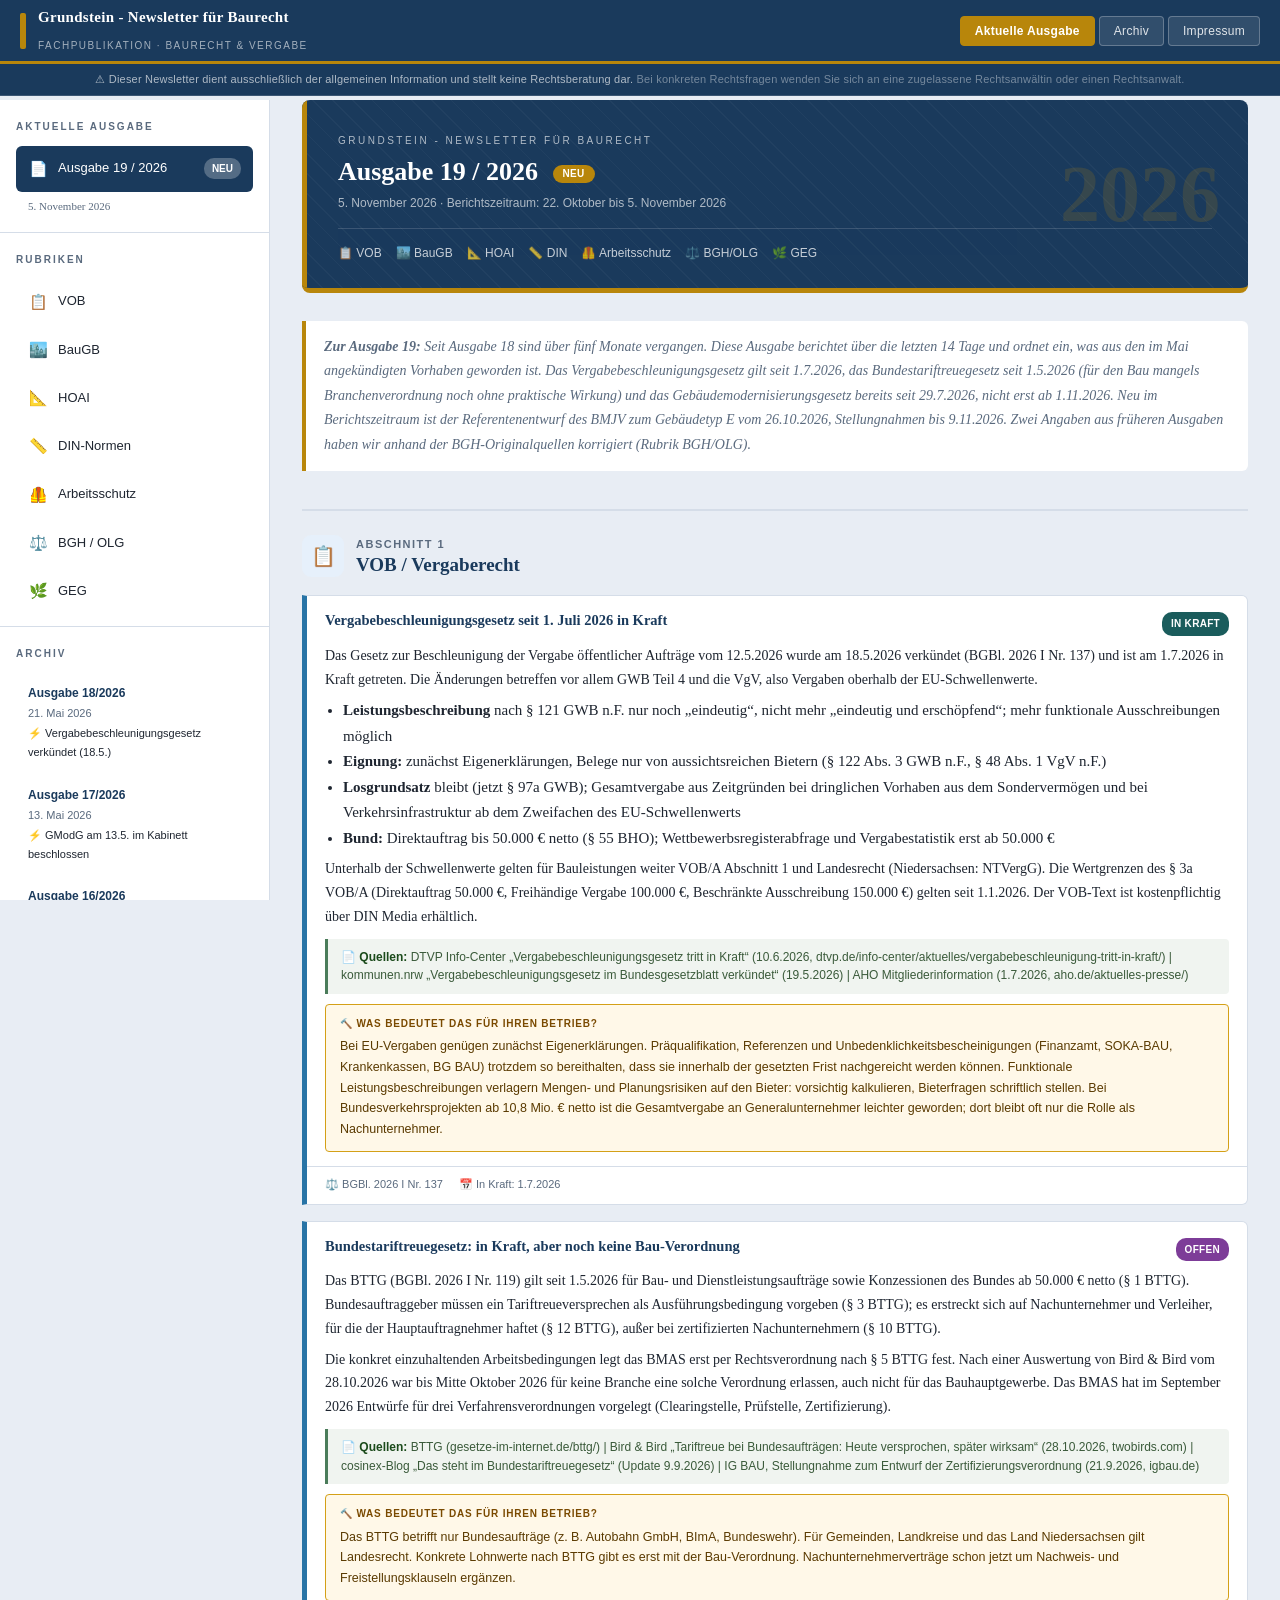
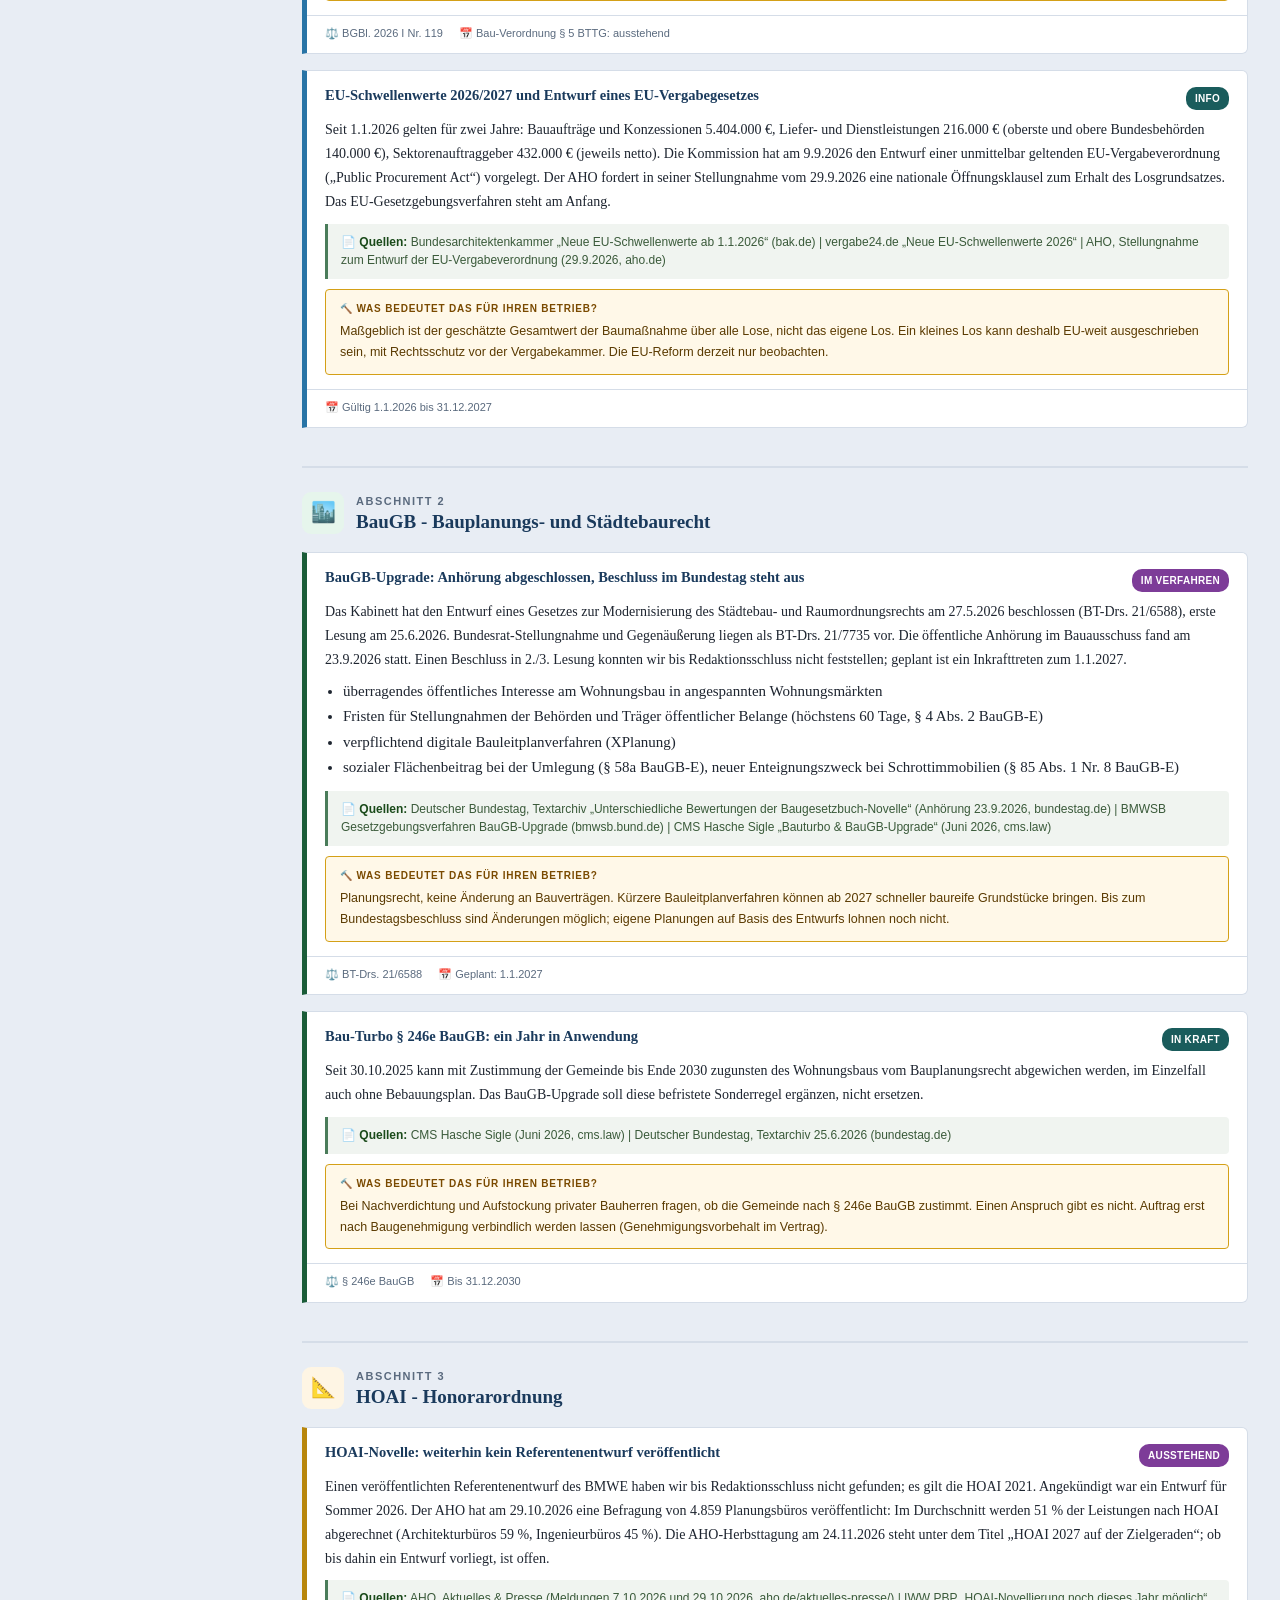
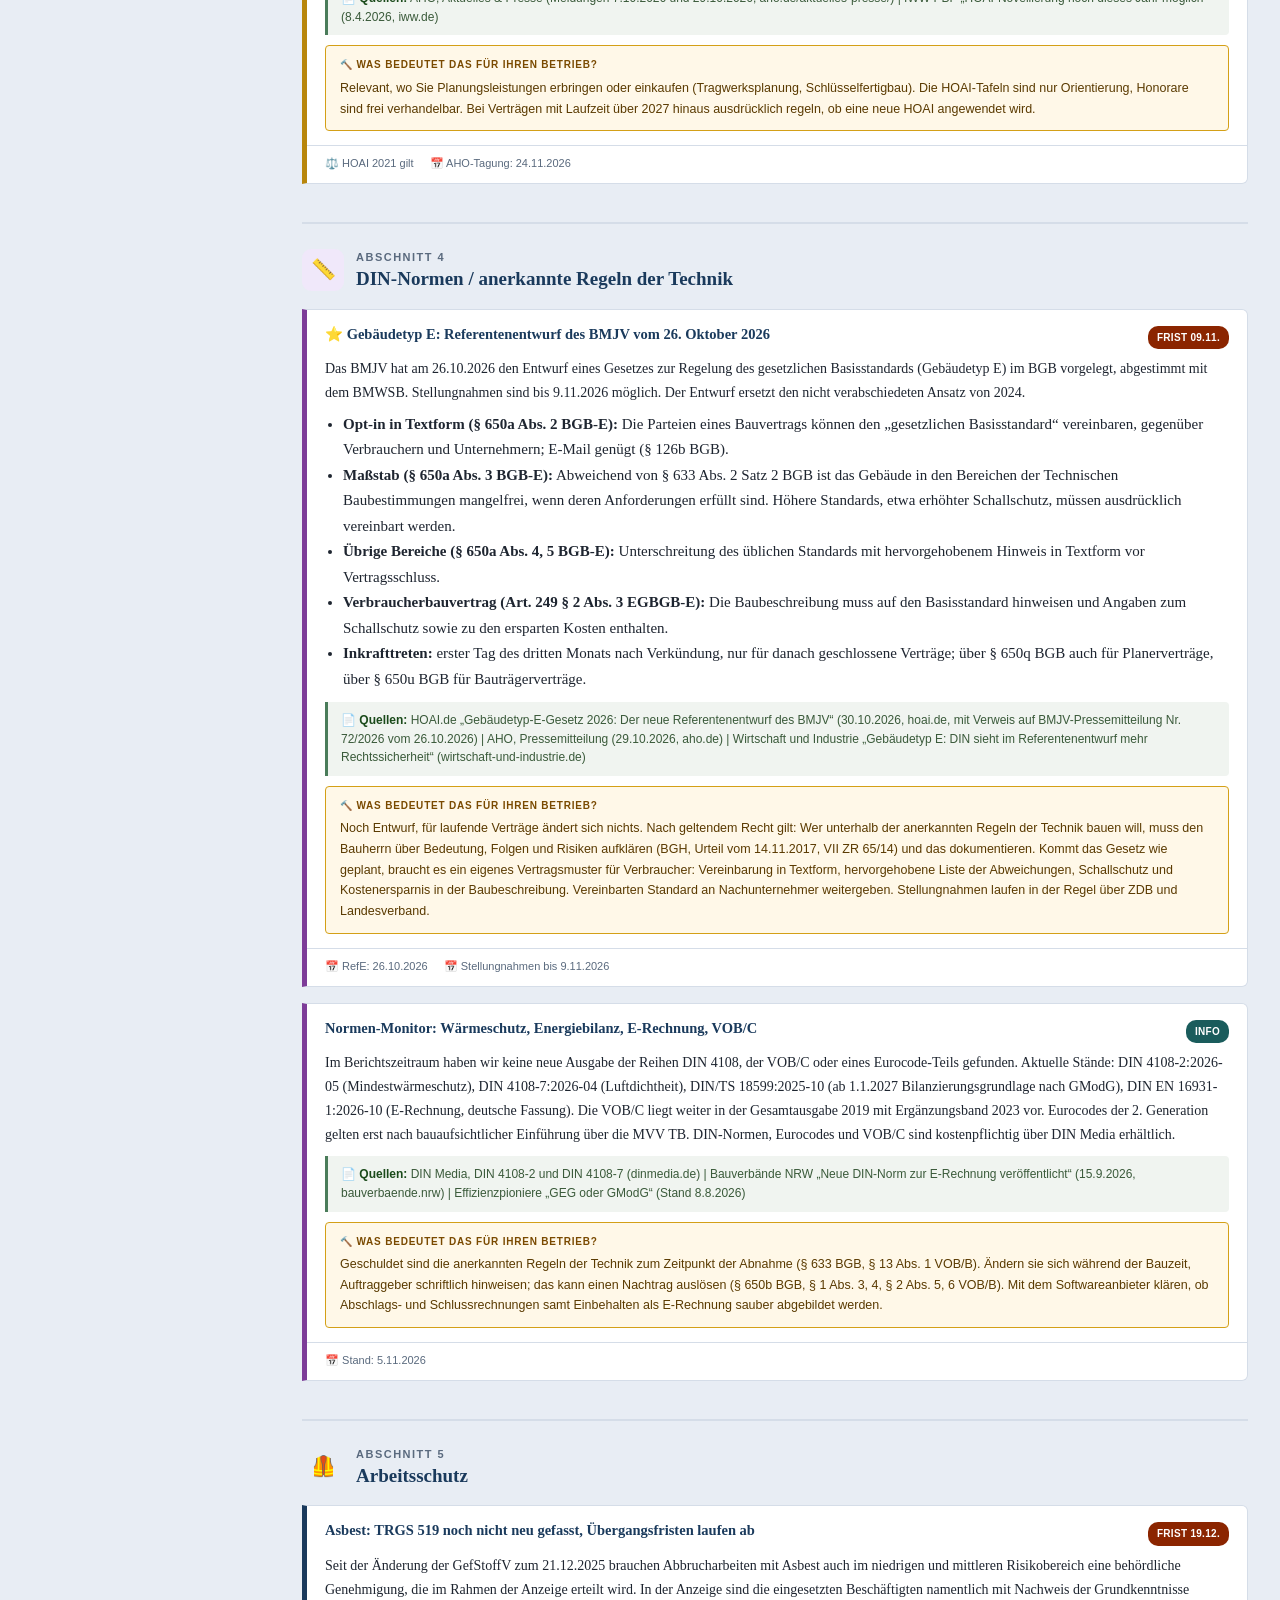
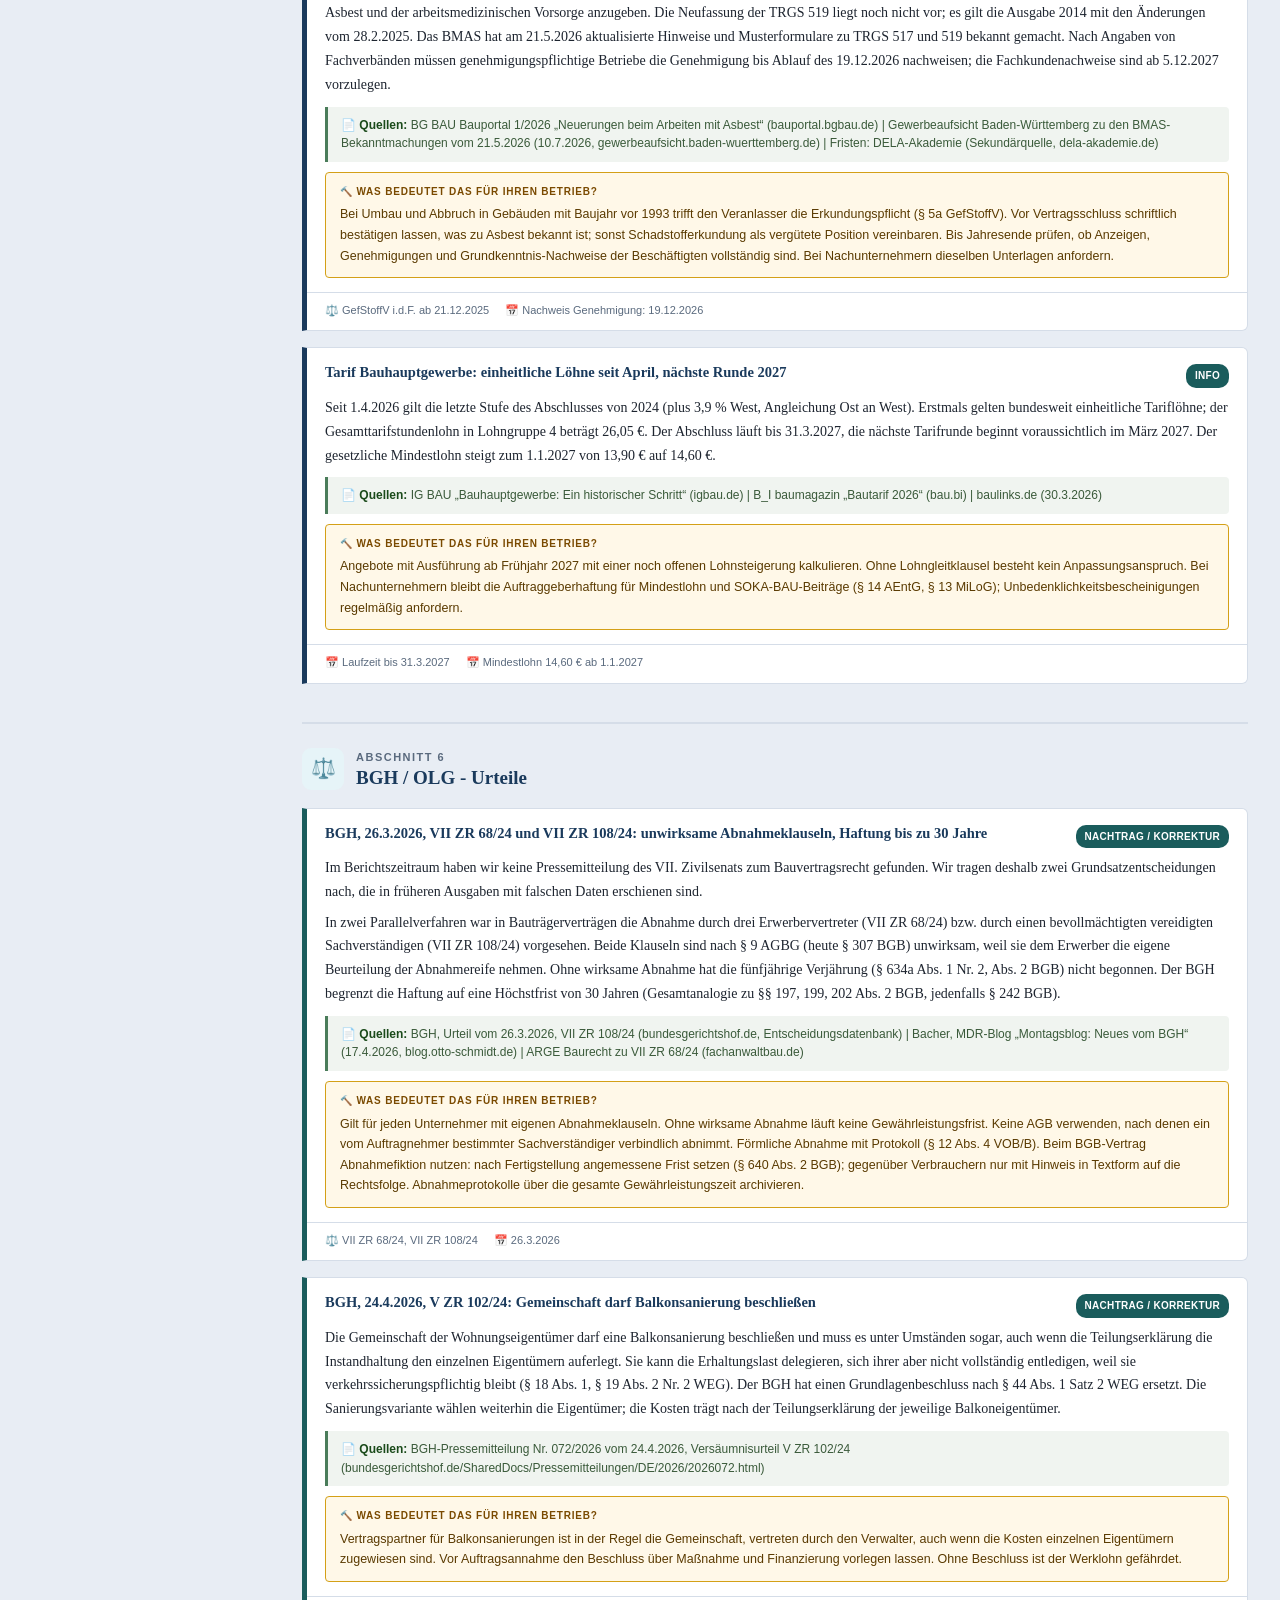
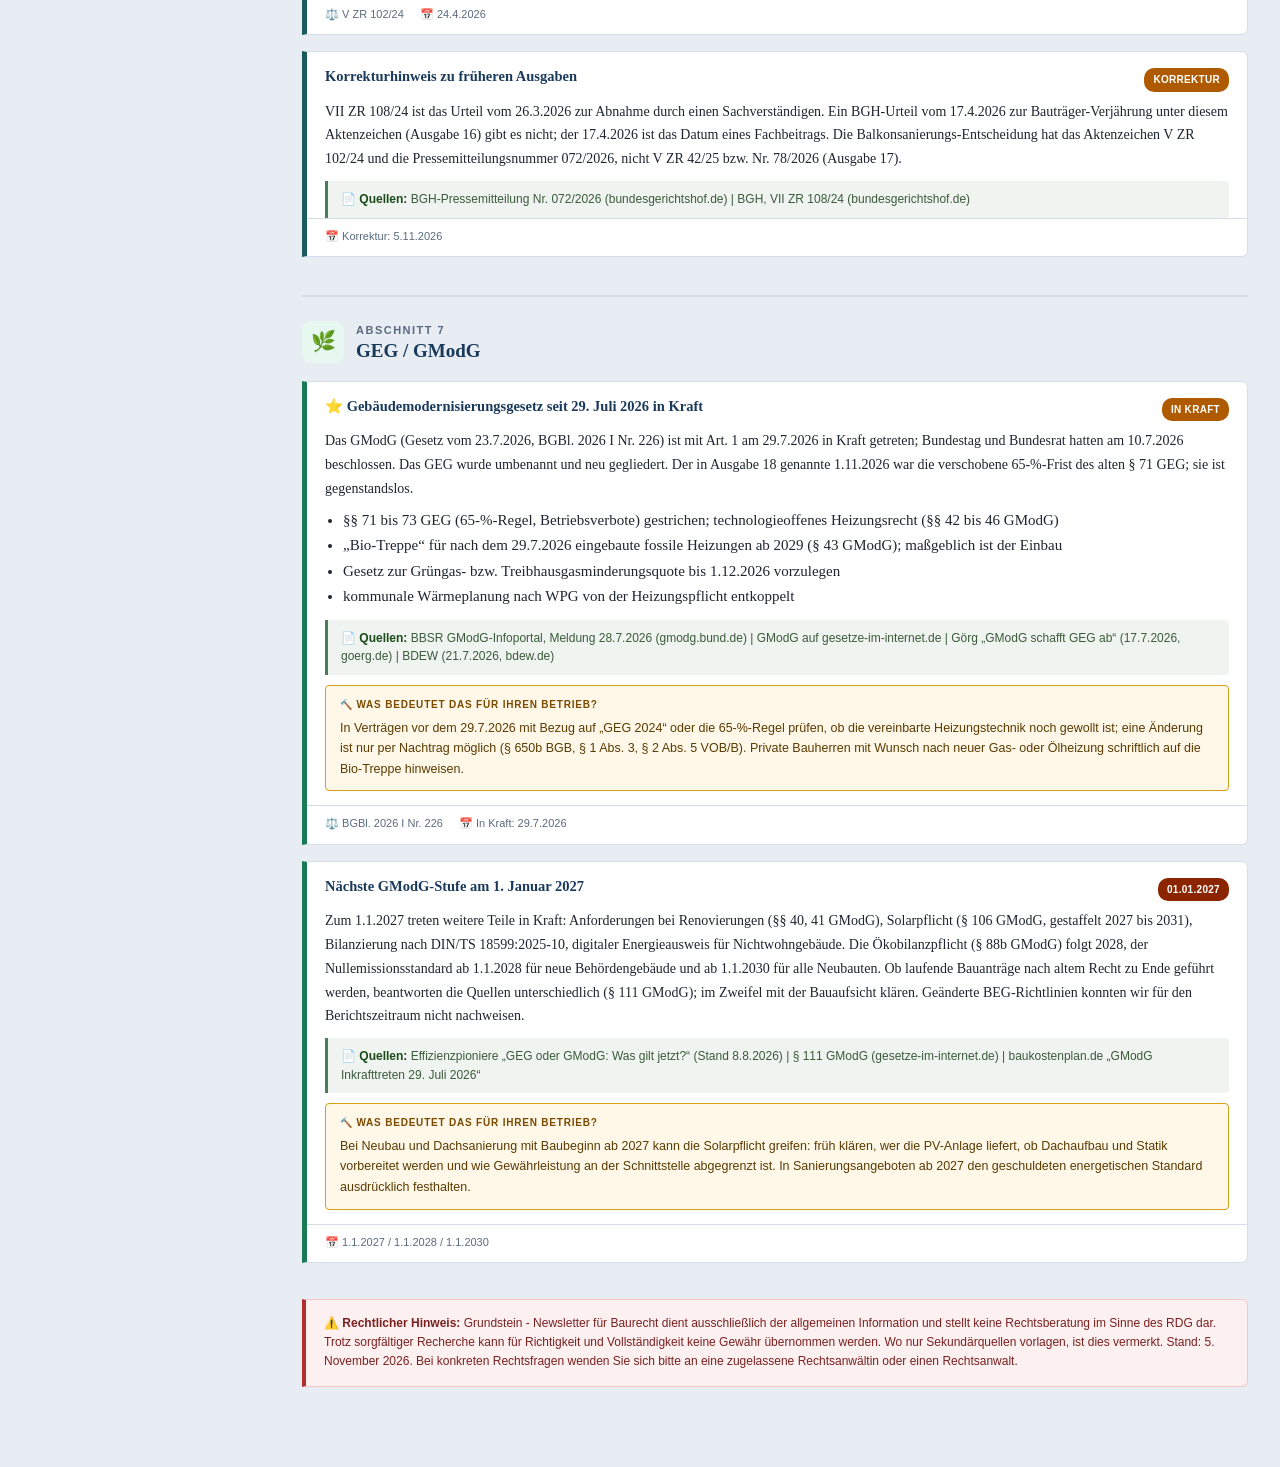
<file: index.html>
<!DOCTYPE html>
<html lang="de">
<head>
<meta charset="UTF-8">
<meta name="viewport" content="width=device-width, initial-scale=1.0">
<title>Grundstein - Newsletter für Baurecht</title>
<link rel="stylesheet" href="style.css">

<!--
══════════════════════════════════════════════════════════════════
  REDAKTIONS-PROMPT (alle 14 Tage in Claude mit Web Search nutzen)
══════════════════════════════════════════════════════════════════

  Erstelle den heutigen Baurecht-Newsletter.
  Recherchiere aktuelle Entwicklungen der letzten 14 Tage zu
  VOB, BauGB, HOAI, DIN-Normen, Arbeitsschutz, BGH/OLG-Urteile und GEG.

  Durchsuche dabei verpflichtend folgende Primärquellen zuerst:
  1. BMWE Pressemitteilungen:
     https://www.bundeswirtschaftsministerium.de/SiteGlobals/Functions/RSSFeed/DE/RSSNewsfeed/Feed.xml
  2. BMWE Newsletter „Energiewende direkt":
     https://energiewende.bundeswirtschaftsministerium.de/EWD/Redaktion/Newsletter/
  3. BGH Pressemitteilungen:
     https://www.bundesgerichtshof.de/SharedDocs/Pressemitteilungen/DE/2026/
  4. BMWK Vergaberecht:
     https://www.bundeswirtschaftsministerium.de/Redaktion/DE/Dossier/oeffentliche-auftraege-und-vergabe.html

  Dann ergänze mit allgemeiner Web-Recherche zu allen 7 Rubriken.
  Gib das Ergebnis als vollständiges HTML-Dokument aus.
  Ergänze bei jeder Meldung Quelle (URL + Datum).
  Ergänze jeweils Praxiseinordnung für ein kleines Bauunternehmen.

══════════════════════════════════════════════════════════════════
-->

</head>
<body>

<header class="topbar">
  <div class="topbar-logo">
    <div class="topbar-logo-bar"></div>
    <div class="topbar-logo-text">
      <strong>Grundstein - Newsletter für Baurecht</strong>
      <span>Fachpublikation · Baurecht &amp; Vergabe</span>
    </div>
  </div>
  <div class="topbar-nav">
    <button class="topbar-btn aktiv" onclick="zeigePage('aktuell')">Aktuelle Ausgabe</button>
    <button class="topbar-btn" onclick="zeigePage('archiv')">Archiv</button>
    <button class="topbar-btn" onclick="zeigePage('impressum')">Impressum</button>
    <button class="burger" id="burger" onclick="toggleSidebar()"><span></span><span></span><span></span></button>
  </div>
</header>

<div class="top-disclaimer">⚠ Dieser Newsletter dient ausschließlich der allgemeinen Information und stellt keine Rechtsberatung dar. <span>Bei konkreten Rechtsfragen wenden Sie sich an eine zugelassene Rechtsanwältin oder einen Rechtsanwalt.</span></div>

<div class="overlay" id="overlay" onclick="toggleSidebar()"></div>

<div class="layout">
  <nav class="sidebar" id="sidebar">
    <div class="sidebar-section">
      <div class="sidebar-label">Aktuelle Ausgabe</div>
      <div class="nav-item aktiv" onclick="zeigePage('aktuell')">
        <span class="nav-icon">📄</span>Ausgabe 19 / 2026<span class="nav-badge">NEU</span>
      </div>
      <div style="font-size:11px;color:var(--matt);padding:3px 12px 6px">5. November 2026</div>
    </div>
    <div class="sidebar-section">
      <div class="sidebar-label">Rubriken</div>
      <div class="nav-item" onclick="scrollZu('vob')"><span class="nav-icon">📋</span>VOB</div>
      <div class="nav-item" onclick="scrollZu('baugb')"><span class="nav-icon">🏙️</span>BauGB</div>
      <div class="nav-item" onclick="scrollZu('hoai')"><span class="nav-icon">📐</span>HOAI</div>
      <div class="nav-item" onclick="scrollZu('din')"><span class="nav-icon">📏</span>DIN-Normen</div>
      <div class="nav-item" onclick="scrollZu('arb')"><span class="nav-icon">🦺</span>Arbeitsschutz</div>
      <div class="nav-item" onclick="scrollZu('urt')"><span class="nav-icon">⚖️</span>BGH / OLG</div>
      <div class="nav-item" onclick="scrollZu('geg')"><span class="nav-icon">🌿</span>GEG</div>
    </div>
    <div class="sidebar-section">
      <div class="sidebar-label">Archiv</div>
      <div id="sidebar-archiv"></div>
      <div class="nav-item" onclick="zeigePage('archiv')" style="margin-top:6px"><span class="nav-icon">📚</span>Alle Ausgaben →</div>
    </div>
  </nav>

  <main id="main-content"></main>
</div>

<script>
/* ════════════════════════════════════════════════════════════════
   SCHRITT 1 · ARCHIV-REGISTER
   → Neue Ausgaben: oben einfügen, alte stehen lassen
   ════════════════════════════════════════════════════════════════ */
const ARCHIV = [
  {
    nr: '19/2026', datum: '5. November 2026', aktuell: true,
    themen: ['Vergabebeschleunigung in Kraft', 'BTTG ohne Bau-VO', 'BauGB-Upgrade Anhörung', 'HOAI ohne RefE', 'Gebäudetyp E RefE', 'Asbest-Frist 19.12.', 'GModG seit 29.7.'],
    highlight: '⚡ Gebäudetyp E: BMJV-Entwurf vom 26.10. (Frist 9.11.) · GModG seit 29.7. in Kraft · Korrekturen VII ZR 108/24 und V ZR 102/24'
  },
  {
    nr: '18/2026', datum: '21. Mai 2026', aktuell: false,
    themen: ['Vergabebeschleunigungsgesetz im BGBl.', 'BTTG seit 1.5.', 'GModG → 1.11.', 'BauGB-Upgrade Kabinett', 'DIN 4108-2:2026-05', 'BG BAU Drohnen-Prämie', 'Wärmeplanung 30.6.'],
    highlight: '⚡ Vergabebeschleunigungsgesetz verkündet (18.5.) · BTTG seit 1.5. · GModG → 1.11. · DIN 4108-2 neu'
  },
  {
    nr: '17/2026', datum: '13. Mai 2026', aktuell: false,
    themen: ['GModG Kabinettsbeschluss', '65%-Pflicht→1.11.', 'BGH Balkonsanierung', 'Nullemissionsgebäude 2030', 'EPBD-Frist 29.5.', 'Bio-Treppe ab 2029', 'BauGB-Upgrade Kabinett'],
    highlight: '⚡ GModG am 13.5. im Kabinett beschlossen · BGH: Balkonsanierung WEG · 65%-Pflicht verschoben auf 1.11.'
  },
  {
    nr: '16/2026', datum: '22. April 2026', aktuell: false,
    themen: ['GModG blockiert', 'BauGB-Upgrade Frist 29.4.', 'BGH Bauträger-Verjährung', 'CLP-Frist 1.5.', 'BAuA UV-Karte'],
    highlight: 'GModG vom Finanzministerium blockiert · BauGB-Upgrade Frist 29.4. · BGH Bauträger VII ZR 108/24'
  },
  {
    nr: '15/2026', datum: '8. April 2026', aktuell: false,
    themen: ['BauGB-Upgrade Anhörung', 'GMG Kabinett April', 'BGH WEG V ZR 34/25', 'DIN 4108-7 neu', 'DGUV V2 Reform'],
    highlight: 'BauGB-Upgrade in Anhörung · GMG Kabinett Mitte April · BGH Technikraum-Eigentum'
  },
  {
    nr: '14/2026', datum: '7. April 2026', aktuell: false,
    themen: ['VOB Wertgrenzen', 'BGH Dreiangebotsregel', 'Tariflöhne +3,9 %', 'Asbestpflichten', 'ASR A5.1'],
    highlight: 'BGH kippt Dreiangebotsregel · Tariflöhne +3,9 % ab April · GMG-Verzögerung'
  }
];


/* ════════════════════════════════════════════════════════════════
   SCHRITT 2 · INHALTSFUNKTIONEN PRO AUSGABE
   ════════════════════════════════════════════════════════════════ */

/* ═══════════════════════════════════════
   AUSGABE 19/2026 · 5. November 2026 · AKTUELL
   ═══════════════════════════════════════ */
function inhalt_19_2026() {
  return `
<div class="page-hdr">
  <div class="page-hdr-accent"></div>
  <div class="page-hdr-yr">2026</div>
  <div class="page-hdr-inner">
    <div class="page-hdr-kicker">Grundstein - Newsletter für Baurecht</div>
    <h1>Ausgabe 19 / 2026 <span class="tag-aktuell">NEU</span></h1>
    <div class="page-hdr-date">5. November 2026 · Berichtszeitraum: 22. Oktober bis 5. November 2026</div>
    <div class="page-hdr-meta">
      <span>📋 VOB</span><span>🏙️ BauGB</span><span>📐 HOAI</span>
      <span>📏 DIN</span><span>🦺 Arbeitsschutz</span><span>⚖️ BGH/OLG</span><span>🌿 GEG</span>
    </div>
  </div>
</div>

<div class="editorial">
  <strong>Zur Ausgabe 19:</strong> Seit Ausgabe 18 sind über fünf Monate vergangen. Diese Ausgabe berichtet über die letzten 14 Tage und ordnet ein, was aus den im Mai angekündigten Vorhaben geworden ist. Das Vergabebeschleunigungsgesetz gilt seit 1.7.2026, das Bundestariftreuegesetz seit 1.5.2026 (für den Bau mangels Branchenverordnung noch ohne praktische Wirkung) und das Gebäudemodernisierungsgesetz bereits seit 29.7.2026, nicht erst ab 1.11.2026. Neu im Berichtszeitraum ist der Referentenentwurf des BMJV zum Gebäudetyp E vom 26.10.2026, Stellungnahmen bis 9.11.2026. Zwei Angaben aus früheren Ausgaben haben wir anhand der BGH-Originalquellen korrigiert (Rubrik BGH/OLG).
</div>

<div class="section" id="s-vob">
  <div class="section-hdr">
    <div class="section-icon ic-vob">📋</div>
    <div><div class="section-nr">Abschnitt 1</div><div class="section-title">VOB / Vergaberecht</div></div>
  </div>

  <div class="karte karte-vob" style="border-left-width:5px">
    <div class="karte-kopf"><div class="karte-titel">Vergabebeschleunigungsgesetz seit 1. Juli 2026 in Kraft</div><span class="badge b-info">IN KRAFT</span></div>
    <div class="karte-body">
      <p>Das Gesetz zur Beschleunigung der Vergabe öffentlicher Aufträge vom 12.5.2026 wurde am 18.5.2026 verkündet (BGBl. 2026 I Nr. 137) und ist am 1.7.2026 in Kraft getreten. Die Änderungen betreffen vor allem GWB Teil 4 und die VgV, also Vergaben oberhalb der EU-Schwellenwerte.</p>
      <ul style="margin:6px 0 6px 18px;line-height:1.7">
        <li><strong>Leistungsbeschreibung</strong> nach § 121 GWB n.F. nur noch „eindeutig“, nicht mehr „eindeutig und erschöpfend“; mehr funktionale Ausschreibungen möglich</li>
        <li><strong>Eignung:</strong> zunächst Eigenerklärungen, Belege nur von aussichtsreichen Bietern (§ 122 Abs. 3 GWB n.F., § 48 Abs. 1 VgV n.F.)</li>
        <li><strong>Losgrundsatz</strong> bleibt (jetzt § 97a GWB); Gesamtvergabe aus Zeitgründen bei dringlichen Vorhaben aus dem Sondervermögen und bei Verkehrsinfrastruktur ab dem Zweifachen des EU-Schwellenwerts</li>
        <li><strong>Bund:</strong> Direktauftrag bis 50.000 € netto (§ 55 BHO); Wettbewerbsregisterabfrage und Vergabestatistik erst ab 50.000 €</li>
      </ul>
      <p>Unterhalb der Schwellenwerte gelten für Bauleistungen weiter VOB/A Abschnitt 1 und Landesrecht (Niedersachsen: NTVergG). Die Wertgrenzen des § 3a VOB/A (Direktauftrag 50.000 €, Freihändige Vergabe 100.000 €, Beschränkte Ausschreibung 150.000 €) gelten seit 1.1.2026. Der VOB-Text ist kostenpflichtig über DIN Media erhältlich.</p>
    </div>
    <div class="quelle-box"><strong>📄 Quellen:</strong> DTVP Info-Center „Vergabebeschleunigungsgesetz tritt in Kraft“ (10.6.2026, dtvp.de/info-center/aktuelles/vergabebeschleunigung-tritt-in-kraft/) | kommunen.nrw „Vergabebeschleunigungsgesetz im Bundesgesetzblatt verkündet“ (19.5.2026) | AHO Mitgliederinformation (1.7.2026, aho.de/aktuelles-presse/)</div>
    <div class="praxis-box"><span class="praxis-label">🔨 Was bedeutet das für Ihren Betrieb?</span>Bei EU-Vergaben genügen zunächst Eigenerklärungen. Präqualifikation, Referenzen und Unbedenklichkeitsbescheinigungen (Finanzamt, SOKA-BAU, Krankenkassen, BG BAU) trotzdem so bereithalten, dass sie innerhalb der gesetzten Frist nachgereicht werden können. Funktionale Leistungsbeschreibungen verlagern Mengen- und Planungsrisiken auf den Bieter: vorsichtig kalkulieren, Bieterfragen schriftlich stellen. Bei Bundesverkehrsprojekten ab 10,8 Mio. € netto ist die Gesamtvergabe an Generalunternehmer leichter geworden; dort bleibt oft nur die Rolle als Nachunternehmer.</div>
    <div class="karte-fuss"><span>⚖️ BGBl. 2026 I Nr. 137</span><span>📅 In Kraft: 1.7.2026</span></div>
  </div>

  <div class="karte karte-vob">
    <div class="karte-kopf"><div class="karte-titel">Bundestariftreuegesetz: in Kraft, aber noch keine Bau-Verordnung</div><span class="badge b-pend">OFFEN</span></div>
    <div class="karte-body">
      <p>Das BTTG (BGBl. 2026 I Nr. 119) gilt seit 1.5.2026 für Bau- und Dienstleistungsaufträge sowie Konzessionen des Bundes ab 50.000 € netto (§ 1 BTTG). Bundesauftraggeber müssen ein Tariftreueversprechen als Ausführungsbedingung vorgeben (§ 3 BTTG); es erstreckt sich auf Nachunternehmer und Verleiher, für die der Hauptauftragnehmer haftet (§ 12 BTTG), außer bei zertifizierten Nachunternehmern (§ 10 BTTG).</p>
      <p>Die konkret einzuhaltenden Arbeitsbedingungen legt das BMAS erst per Rechtsverordnung nach § 5 BTTG fest. Nach einer Auswertung von Bird &amp; Bird vom 28.10.2026 war bis Mitte Oktober 2026 für keine Branche eine solche Verordnung erlassen, auch nicht für das Bauhauptgewerbe. Das BMAS hat im September 2026 Entwürfe für drei Verfahrensverordnungen vorgelegt (Clearingstelle, Prüfstelle, Zertifizierung).</p>
    </div>
    <div class="quelle-box"><strong>📄 Quellen:</strong> BTTG (gesetze-im-internet.de/bttg/) | Bird &amp; Bird „Tariftreue bei Bundesaufträgen: Heute versprochen, später wirksam“ (28.10.2026, twobirds.com) | cosinex-Blog „Das steht im Bundestariftreuegesetz“ (Update 9.9.2026) | IG BAU, Stellungnahme zum Entwurf der Zertifizierungsverordnung (21.9.2026, igbau.de)</div>
    <div class="praxis-box"><span class="praxis-label">🔨 Was bedeutet das für Ihren Betrieb?</span>Das BTTG betrifft nur Bundesaufträge (z. B. Autobahn GmbH, BImA, Bundeswehr). Für Gemeinden, Landkreise und das Land Niedersachsen gilt Landesrecht. Konkrete Lohnwerte nach BTTG gibt es erst mit der Bau-Verordnung. Nachunternehmerverträge schon jetzt um Nachweis- und Freistellungsklauseln ergänzen.</div>
    <div class="karte-fuss"><span>⚖️ BGBl. 2026 I Nr. 119</span><span>📅 Bau-Verordnung § 5 BTTG: ausstehend</span></div>
  </div>

  <div class="karte karte-vob">
    <div class="karte-kopf"><div class="karte-titel">EU-Schwellenwerte 2026/2027 und Entwurf eines EU-Vergabegesetzes</div><span class="badge b-info">INFO</span></div>
    <div class="karte-body">
      <p>Seit 1.1.2026 gelten für zwei Jahre: Bauaufträge und Konzessionen 5.404.000 €, Liefer- und Dienstleistungen 216.000 € (oberste und obere Bundesbehörden 140.000 €), Sektorenauftraggeber 432.000 € (jeweils netto). Die Kommission hat am 9.9.2026 den Entwurf einer unmittelbar geltenden EU-Vergabeverordnung („Public Procurement Act“) vorgelegt. Der AHO fordert in seiner Stellungnahme vom 29.9.2026 eine nationale Öffnungsklausel zum Erhalt des Losgrundsatzes. Das EU-Gesetzgebungsverfahren steht am Anfang.</p>
    </div>
    <div class="quelle-box"><strong>📄 Quellen:</strong> Bundesarchitektenkammer „Neue EU-Schwellenwerte ab 1.1.2026“ (bak.de) | vergabe24.de „Neue EU-Schwellenwerte 2026“ | AHO, Stellungnahme zum Entwurf der EU-Vergabeverordnung (29.9.2026, aho.de)</div>
    <div class="praxis-box"><span class="praxis-label">🔨 Was bedeutet das für Ihren Betrieb?</span>Maßgeblich ist der geschätzte Gesamtwert der Baumaßnahme über alle Lose, nicht das eigene Los. Ein kleines Los kann deshalb EU-weit ausgeschrieben sein, mit Rechtsschutz vor der Vergabekammer. Die EU-Reform derzeit nur beobachten.</div>
    <div class="karte-fuss"><span>📅 Gültig 1.1.2026 bis 31.12.2027</span></div>
  </div>
</div>

<div class="section" id="s-baugb">
  <div class="section-hdr">
    <div class="section-icon ic-baugb">🏙️</div>
    <div><div class="section-nr">Abschnitt 2</div><div class="section-title">BauGB - Bauplanungs- und Städtebaurecht</div></div>
  </div>

  <div class="karte karte-baugb">
    <div class="karte-kopf"><div class="karte-titel">BauGB-Upgrade: Anhörung abgeschlossen, Beschluss im Bundestag steht aus</div><span class="badge b-pend">IM VERFAHREN</span></div>
    <div class="karte-body">
      <p>Das Kabinett hat den Entwurf eines Gesetzes zur Modernisierung des Städtebau- und Raumordnungsrechts am 27.5.2026 beschlossen (BT-Drs. 21/6588), erste Lesung am 25.6.2026. Bundesrat-Stellungnahme und Gegenäußerung liegen als BT-Drs. 21/7735 vor. Die öffentliche Anhörung im Bauausschuss fand am 23.9.2026 statt. Einen Beschluss in 2./3. Lesung konnten wir bis Redaktionsschluss nicht feststellen; geplant ist ein Inkrafttreten zum 1.1.2027.</p>
      <ul style="margin:6px 0 6px 18px;line-height:1.7">
        <li>überragendes öffentliches Interesse am Wohnungsbau in angespannten Wohnungsmärkten</li>
        <li>Fristen für Stellungnahmen der Behörden und Träger öffentlicher Belange (höchstens 60 Tage, § 4 Abs. 2 BauGB-E)</li>
        <li>verpflichtend digitale Bauleitplanverfahren (XPlanung)</li>
        <li>sozialer Flächenbeitrag bei der Umlegung (§ 58a BauGB-E), neuer Enteignungszweck bei Schrottimmobilien (§ 85 Abs. 1 Nr. 8 BauGB-E)</li>
      </ul>
    </div>
    <div class="quelle-box"><strong>📄 Quellen:</strong> Deutscher Bundestag, Textarchiv „Unterschiedliche Bewertungen der Baugesetzbuch-Novelle“ (Anhörung 23.9.2026, bundestag.de) | BMWSB Gesetzgebungsverfahren BauGB-Upgrade (bmwsb.bund.de) | CMS Hasche Sigle „Bauturbo &amp; BauGB-Upgrade“ (Juni 2026, cms.law)</div>
    <div class="praxis-box"><span class="praxis-label">🔨 Was bedeutet das für Ihren Betrieb?</span>Planungsrecht, keine Änderung an Bauverträgen. Kürzere Bauleitplanverfahren können ab 2027 schneller baureife Grundstücke bringen. Bis zum Bundestagsbeschluss sind Änderungen möglich; eigene Planungen auf Basis des Entwurfs lohnen noch nicht.</div>
    <div class="karte-fuss"><span>⚖️ BT-Drs. 21/6588</span><span>📅 Geplant: 1.1.2027</span></div>
  </div>

  <div class="karte karte-baugb">
    <div class="karte-kopf"><div class="karte-titel">Bau-Turbo § 246e BauGB: ein Jahr in Anwendung</div><span class="badge b-info">IN KRAFT</span></div>
    <div class="karte-body"><p>Seit 30.10.2025 kann mit Zustimmung der Gemeinde bis Ende 2030 zugunsten des Wohnungsbaus vom Bauplanungsrecht abgewichen werden, im Einzelfall auch ohne Bebauungsplan. Das BauGB-Upgrade soll diese befristete Sonderregel ergänzen, nicht ersetzen.</p></div>
    <div class="quelle-box"><strong>📄 Quellen:</strong> CMS Hasche Sigle (Juni 2026, cms.law) | Deutscher Bundestag, Textarchiv 25.6.2026 (bundestag.de)</div>
    <div class="praxis-box"><span class="praxis-label">🔨 Was bedeutet das für Ihren Betrieb?</span>Bei Nachverdichtung und Aufstockung privater Bauherren fragen, ob die Gemeinde nach § 246e BauGB zustimmt. Einen Anspruch gibt es nicht. Auftrag erst nach Baugenehmigung verbindlich werden lassen (Genehmigungsvorbehalt im Vertrag).</div>
    <div class="karte-fuss"><span>⚖️ § 246e BauGB</span><span>📅 Bis 31.12.2030</span></div>
  </div>
</div>

<div class="section" id="s-hoai">
  <div class="section-hdr">
    <div class="section-icon ic-hoai">📐</div>
    <div><div class="section-nr">Abschnitt 3</div><div class="section-title">HOAI - Honorarordnung</div></div>
  </div>
  <div class="karte karte-hoai">
    <div class="karte-kopf"><div class="karte-titel">HOAI-Novelle: weiterhin kein Referentenentwurf veröffentlicht</div><span class="badge b-pend">AUSSTEHEND</span></div>
    <div class="karte-body">
      <p>Einen veröffentlichten Referentenentwurf des BMWE haben wir bis Redaktionsschluss nicht gefunden; es gilt die HOAI 2021. Angekündigt war ein Entwurf für Sommer 2026. Der AHO hat am 29.10.2026 eine Befragung von 4.859 Planungsbüros veröffentlicht: Im Durchschnitt werden 51 % der Leistungen nach HOAI abgerechnet (Architekturbüros 59 %, Ingenieurbüros 45 %). Die AHO-Herbsttagung am 24.11.2026 steht unter dem Titel „HOAI 2027 auf der Zielgeraden“; ob bis dahin ein Entwurf vorliegt, ist offen.</p>
    </div>
    <div class="quelle-box"><strong>📄 Quellen:</strong> AHO, Aktuelles &amp; Presse (Meldungen 7.10.2026 und 29.10.2026, aho.de/aktuelles-presse/) | IWW PBP „HOAI-Novellierung noch dieses Jahr möglich“ (8.4.2026, iww.de)</div>
    <div class="praxis-box"><span class="praxis-label">🔨 Was bedeutet das für Ihren Betrieb?</span>Relevant, wo Sie Planungsleistungen erbringen oder einkaufen (Tragwerksplanung, Schlüsselfertigbau). Die HOAI-Tafeln sind nur Orientierung, Honorare sind frei verhandelbar. Bei Verträgen mit Laufzeit über 2027 hinaus ausdrücklich regeln, ob eine neue HOAI angewendet wird.</div>
    <div class="karte-fuss"><span>⚖️ HOAI 2021 gilt</span><span>📅 AHO-Tagung: 24.11.2026</span></div>
  </div>
</div>

<div class="section" id="s-din">
  <div class="section-hdr">
    <div class="section-icon ic-din">📏</div>
    <div><div class="section-nr">Abschnitt 4</div><div class="section-title">DIN-Normen / anerkannte Regeln der Technik</div></div>
  </div>

  <div class="karte karte-din" style="border-left-width:5px">
    <div class="karte-kopf"><div class="karte-titel">⭐ Gebäudetyp E: Referentenentwurf des BMJV vom 26. Oktober 2026</div><span class="badge b-frist">FRIST 09.11.</span></div>
    <div class="karte-body">
      <p>Das BMJV hat am 26.10.2026 den Entwurf eines Gesetzes zur Regelung des gesetzlichen Basisstandards (Gebäudetyp E) im BGB vorgelegt, abgestimmt mit dem BMWSB. Stellungnahmen sind bis 9.11.2026 möglich. Der Entwurf ersetzt den nicht verabschiedeten Ansatz von 2024.</p>
      <ul style="margin:6px 0 6px 18px;line-height:1.7">
        <li><strong>Opt-in in Textform (§ 650a Abs. 2 BGB-E):</strong> Die Parteien eines Bauvertrags können den „gesetzlichen Basisstandard“ vereinbaren, gegenüber Verbrauchern und Unternehmern; E-Mail genügt (§ 126b BGB).</li>
        <li><strong>Maßstab (§ 650a Abs. 3 BGB-E):</strong> Abweichend von § 633 Abs. 2 Satz 2 BGB ist das Gebäude in den Bereichen der Technischen Baubestimmungen mangelfrei, wenn deren Anforderungen erfüllt sind. Höhere Standards, etwa erhöhter Schallschutz, müssen ausdrücklich vereinbart werden.</li>
        <li><strong>Übrige Bereiche (§ 650a Abs. 4, 5 BGB-E):</strong> Unterschreitung des üblichen Standards mit hervorgehobenem Hinweis in Textform vor Vertragsschluss.</li>
        <li><strong>Verbraucherbauvertrag (Art. 249 § 2 Abs. 3 EGBGB-E):</strong> Die Baubeschreibung muss auf den Basisstandard hinweisen und Angaben zum Schallschutz sowie zu den ersparten Kosten enthalten.</li>
        <li><strong>Inkrafttreten:</strong> erster Tag des dritten Monats nach Verkündung, nur für danach geschlossene Verträge; über § 650q BGB auch für Planerverträge, über § 650u BGB für Bauträgerverträge.</li>
      </ul>
    </div>
    <div class="quelle-box"><strong>📄 Quellen:</strong> HOAI.de „Gebäudetyp-E-Gesetz 2026: Der neue Referentenentwurf des BMJV“ (30.10.2026, hoai.de, mit Verweis auf BMJV-Pressemitteilung Nr. 72/2026 vom 26.10.2026) | AHO, Pressemitteilung (29.10.2026, aho.de) | Wirtschaft und Industrie „Gebäudetyp E: DIN sieht im Referentenentwurf mehr Rechtssicherheit“ (wirtschaft-und-industrie.de)</div>
    <div class="praxis-box"><span class="praxis-label">🔨 Was bedeutet das für Ihren Betrieb?</span>Noch Entwurf, für laufende Verträge ändert sich nichts. Nach geltendem Recht gilt: Wer unterhalb der anerkannten Regeln der Technik bauen will, muss den Bauherrn über Bedeutung, Folgen und Risiken aufklären (BGH, Urteil vom 14.11.2017, VII ZR 65/14) und das dokumentieren. Kommt das Gesetz wie geplant, braucht es ein eigenes Vertragsmuster für Verbraucher: Vereinbarung in Textform, hervorgehobene Liste der Abweichungen, Schallschutz und Kostenersparnis in der Baubeschreibung. Vereinbarten Standard an Nachunternehmer weitergeben. Stellungnahmen laufen in der Regel über ZDB und Landesverband.</div>
    <div class="karte-fuss"><span>📅 RefE: 26.10.2026</span><span>📅 Stellungnahmen bis 9.11.2026</span></div>
  </div>

  <div class="karte karte-din">
    <div class="karte-kopf"><div class="karte-titel">Normen-Monitor: Wärmeschutz, Energiebilanz, E-Rechnung, VOB/C</div><span class="badge b-info">INFO</span></div>
    <div class="karte-body">
      <p>Im Berichtszeitraum haben wir keine neue Ausgabe der Reihen DIN 4108, der VOB/C oder eines Eurocode-Teils gefunden. Aktuelle Stände: DIN 4108-2:2026-05 (Mindestwärmeschutz), DIN 4108-7:2026-04 (Luftdichtheit), DIN/TS 18599:2025-10 (ab 1.1.2027 Bilanzierungsgrundlage nach GModG), DIN EN 16931-1:2026-10 (E-Rechnung, deutsche Fassung). Die VOB/C liegt weiter in der Gesamtausgabe 2019 mit Ergänzungsband 2023 vor. Eurocodes der 2. Generation gelten erst nach bauaufsichtlicher Einführung über die MVV TB. DIN-Normen, Eurocodes und VOB/C sind kostenpflichtig über DIN Media erhältlich.</p>
    </div>
    <div class="quelle-box"><strong>📄 Quellen:</strong> DIN Media, DIN 4108-2 und DIN 4108-7 (dinmedia.de) | Bauverbände NRW „Neue DIN-Norm zur E-Rechnung veröffentlicht“ (15.9.2026, bauverbaende.nrw) | Effizienzpioniere „GEG oder GModG“ (Stand 8.8.2026)</div>
    <div class="praxis-box"><span class="praxis-label">🔨 Was bedeutet das für Ihren Betrieb?</span>Geschuldet sind die anerkannten Regeln der Technik zum Zeitpunkt der Abnahme (§ 633 BGB, § 13 Abs. 1 VOB/B). Ändern sie sich während der Bauzeit, Auftraggeber schriftlich hinweisen; das kann einen Nachtrag auslösen (§ 650b BGB, § 1 Abs. 3, 4, § 2 Abs. 5, 6 VOB/B). Mit dem Softwareanbieter klären, ob Abschlags- und Schlussrechnungen samt Einbehalten als E-Rechnung sauber abgebildet werden.</div>
    <div class="karte-fuss"><span>📅 Stand: 5.11.2026</span></div>
  </div>
</div>

<div class="section" id="s-arb">
  <div class="section-hdr">
    <div class="section-icon ic-arb">🦺</div>
    <div><div class="section-nr">Abschnitt 5</div><div class="section-title">Arbeitsschutz</div></div>
  </div>

  <div class="karte karte-arb">
    <div class="karte-kopf"><div class="karte-titel">Asbest: TRGS 519 noch nicht neu gefasst, Übergangsfristen laufen ab</div><span class="badge b-frist">FRIST 19.12.</span></div>
    <div class="karte-body">
      <p>Seit der Änderung der GefStoffV zum 21.12.2025 brauchen Abbrucharbeiten mit Asbest auch im niedrigen und mittleren Risikobereich eine behördliche Genehmigung, die im Rahmen der Anzeige erteilt wird. In der Anzeige sind die eingesetzten Beschäftigten namentlich mit Nachweis der Grundkenntnisse Asbest und der arbeitsmedizinischen Vorsorge anzugeben. Die Neufassung der TRGS 519 liegt noch nicht vor; es gilt die Ausgabe 2014 mit den Änderungen vom 28.2.2025. Das BMAS hat am 21.5.2026 aktualisierte Hinweise und Musterformulare zu TRGS 517 und 519 bekannt gemacht. Nach Angaben von Fachverbänden müssen genehmigungspflichtige Betriebe die Genehmigung bis Ablauf des 19.12.2026 nachweisen; die Fachkundenachweise sind ab 5.12.2027 vorzulegen.</p>
    </div>
    <div class="quelle-box"><strong>📄 Quellen:</strong> BG BAU Bauportal 1/2026 „Neuerungen beim Arbeiten mit Asbest“ (bauportal.bgbau.de) | Gewerbeaufsicht Baden-Württemberg zu den BMAS-Bekanntmachungen vom 21.5.2026 (10.7.2026, gewerbeaufsicht.baden-wuerttemberg.de) | Fristen: DELA-Akademie (Sekundärquelle, dela-akademie.de)</div>
    <div class="praxis-box"><span class="praxis-label">🔨 Was bedeutet das für Ihren Betrieb?</span>Bei Umbau und Abbruch in Gebäuden mit Baujahr vor 1993 trifft den Veranlasser die Erkundungspflicht (§ 5a GefStoffV). Vor Vertragsschluss schriftlich bestätigen lassen, was zu Asbest bekannt ist; sonst Schadstofferkundung als vergütete Position vereinbaren. Bis Jahresende prüfen, ob Anzeigen, Genehmigungen und Grundkenntnis-Nachweise der Beschäftigten vollständig sind. Bei Nachunternehmern dieselben Unterlagen anfordern.</div>
    <div class="karte-fuss"><span>⚖️ GefStoffV i.d.F. ab 21.12.2025</span><span>📅 Nachweis Genehmigung: 19.12.2026</span></div>
  </div>

  <div class="karte karte-arb">
    <div class="karte-kopf"><div class="karte-titel">Tarif Bauhauptgewerbe: einheitliche Löhne seit April, nächste Runde 2027</div><span class="badge b-info">INFO</span></div>
    <div class="karte-body">
      <p>Seit 1.4.2026 gilt die letzte Stufe des Abschlusses von 2024 (plus 3,9 % West, Angleichung Ost an West). Erstmals gelten bundesweit einheitliche Tariflöhne; der Gesamttarifstundenlohn in Lohngruppe 4 beträgt 26,05 €. Der Abschluss läuft bis 31.3.2027, die nächste Tarifrunde beginnt voraussichtlich im März 2027. Der gesetzliche Mindestlohn steigt zum 1.1.2027 von 13,90 € auf 14,60 €.</p>
    </div>
    <div class="quelle-box"><strong>📄 Quellen:</strong> IG BAU „Bauhauptgewerbe: Ein historischer Schritt“ (igbau.de) | B_I baumagazin „Bautarif 2026“ (bau.bi) | baulinks.de (30.3.2026)</div>
    <div class="praxis-box"><span class="praxis-label">🔨 Was bedeutet das für Ihren Betrieb?</span>Angebote mit Ausführung ab Frühjahr 2027 mit einer noch offenen Lohnsteigerung kalkulieren. Ohne Lohngleitklausel besteht kein Anpassungsanspruch. Bei Nachunternehmern bleibt die Auftraggeberhaftung für Mindestlohn und SOKA-BAU-Beiträge (§ 14 AEntG, § 13 MiLoG); Unbedenklichkeitsbescheinigungen regelmäßig anfordern.</div>
    <div class="karte-fuss"><span>📅 Laufzeit bis 31.3.2027</span><span>📅 Mindestlohn 14,60 € ab 1.1.2027</span></div>
  </div>
</div>

<div class="section" id="s-urt">
  <div class="section-hdr">
    <div class="section-icon ic-urt">⚖️</div>
    <div><div class="section-nr">Abschnitt 6</div><div class="section-title">BGH / OLG - Urteile</div></div>
  </div>

  <div class="karte karte-urt">
    <div class="karte-kopf"><div class="karte-titel">BGH, 26.3.2026, VII ZR 68/24 und VII ZR 108/24: unwirksame Abnahmeklauseln, Haftung bis zu 30 Jahre</div><span class="badge b-info">NACHTRAG / KORREKTUR</span></div>
    <div class="karte-body">
      <p>Im Berichtszeitraum haben wir keine Pressemitteilung des VII. Zivilsenats zum Bauvertragsrecht gefunden. Wir tragen deshalb zwei Grundsatzentscheidungen nach, die in früheren Ausgaben mit falschen Daten erschienen sind.</p>
      <p>In zwei Parallelverfahren war in Bauträgerverträgen die Abnahme durch drei Erwerbervertreter (VII ZR 68/24) bzw. durch einen bevollmächtigten vereidigten Sachverständigen (VII ZR 108/24) vorgesehen. Beide Klauseln sind nach § 9 AGBG (heute § 307 BGB) unwirksam, weil sie dem Erwerber die eigene Beurteilung der Abnahmereife nehmen. Ohne wirksame Abnahme hat die fünfjährige Verjährung (§ 634a Abs. 1 Nr. 2, Abs. 2 BGB) nicht begonnen. Der BGH begrenzt die Haftung auf eine Höchstfrist von 30 Jahren (Gesamtanalogie zu §§ 197, 199, 202 Abs. 2 BGB, jedenfalls § 242 BGB).</p>
    </div>
    <div class="quelle-box"><strong>📄 Quellen:</strong> BGH, Urteil vom 26.3.2026, VII ZR 108/24 (bundesgerichtshof.de, Entscheidungsdatenbank) | Bacher, MDR-Blog „Montagsblog: Neues vom BGH“ (17.4.2026, blog.otto-schmidt.de) | ARGE Baurecht zu VII ZR 68/24 (fachanwaltbau.de)</div>
    <div class="praxis-box"><span class="praxis-label">🔨 Was bedeutet das für Ihren Betrieb?</span>Gilt für jeden Unternehmer mit eigenen Abnahmeklauseln. Ohne wirksame Abnahme läuft keine Gewährleistungsfrist. Keine AGB verwenden, nach denen ein vom Auftragnehmer bestimmter Sachverständiger verbindlich abnimmt. Förmliche Abnahme mit Protokoll (§ 12 Abs. 4 VOB/B). Beim BGB-Vertrag Abnahmefiktion nutzen: nach Fertigstellung angemessene Frist setzen (§ 640 Abs. 2 BGB); gegenüber Verbrauchern nur mit Hinweis in Textform auf die Rechtsfolge. Abnahmeprotokolle über die gesamte Gewährleistungszeit archivieren.</div>
    <div class="karte-fuss"><span>⚖️ VII ZR 68/24, VII ZR 108/24</span><span>📅 26.3.2026</span></div>
  </div>

  <div class="karte karte-urt">
    <div class="karte-kopf"><div class="karte-titel">BGH, 24.4.2026, V ZR 102/24: Gemeinschaft darf Balkonsanierung beschließen</div><span class="badge b-info">NACHTRAG / KORREKTUR</span></div>
    <div class="karte-body">
      <p>Die Gemeinschaft der Wohnungseigentümer darf eine Balkonsanierung beschließen und muss es unter Umständen sogar, auch wenn die Teilungserklärung die Instandhaltung den einzelnen Eigentümern auferlegt. Sie kann die Erhaltungslast delegieren, sich ihrer aber nicht vollständig entledigen, weil sie verkehrssicherungspflichtig bleibt (§ 18 Abs. 1, § 19 Abs. 2 Nr. 2 WEG). Der BGH hat einen Grundlagenbeschluss nach § 44 Abs. 1 Satz 2 WEG ersetzt. Die Sanierungsvariante wählen weiterhin die Eigentümer; die Kosten trägt nach der Teilungserklärung der jeweilige Balkoneigentümer.</p>
    </div>
    <div class="quelle-box"><strong>📄 Quellen:</strong> BGH-Pressemitteilung Nr. 072/2026 vom 24.4.2026, Versäumnisurteil V ZR 102/24 (bundesgerichtshof.de/SharedDocs/Pressemitteilungen/DE/2026/2026072.html)</div>
    <div class="praxis-box"><span class="praxis-label">🔨 Was bedeutet das für Ihren Betrieb?</span>Vertragspartner für Balkonsanierungen ist in der Regel die Gemeinschaft, vertreten durch den Verwalter, auch wenn die Kosten einzelnen Eigentümern zugewiesen sind. Vor Auftragsannahme den Beschluss über Maßnahme und Finanzierung vorlegen lassen. Ohne Beschluss ist der Werklohn gefährdet.</div>
    <div class="karte-fuss"><span>⚖️ V ZR 102/24</span><span>📅 24.4.2026</span></div>
  </div>

  <div class="karte karte-urt">
    <div class="karte-kopf"><div class="karte-titel">Korrekturhinweis zu früheren Ausgaben</div><span class="badge b-hot">KORREKTUR</span></div>
    <div class="karte-body">
      <p>VII ZR 108/24 ist das Urteil vom 26.3.2026 zur Abnahme durch einen Sachverständigen. Ein BGH-Urteil vom 17.4.2026 zur Bauträger-Verjährung unter diesem Aktenzeichen (Ausgabe 16) gibt es nicht; der 17.4.2026 ist das Datum eines Fachbeitrags. Die Balkonsanierungs-Entscheidung hat das Aktenzeichen V ZR 102/24 und die Pressemitteilungsnummer 072/2026, nicht V ZR 42/25 bzw. Nr. 78/2026 (Ausgabe 17).</p>
    </div>
    <div class="quelle-box"><strong>📄 Quellen:</strong> BGH-Pressemitteilung Nr. 072/2026 (bundesgerichtshof.de) | BGH, VII ZR 108/24 (bundesgerichtshof.de)</div>
    <div class="karte-fuss"><span>📅 Korrektur: 5.11.2026</span></div>
  </div>
</div>

<div class="section" id="s-geg">
  <div class="section-hdr">
    <div class="section-icon ic-geg">🌿</div>
    <div><div class="section-nr">Abschnitt 7</div><div class="section-title">GEG / GModG</div></div>
  </div>

  <div class="karte karte-geg" style="border-left-width:5px">
    <div class="karte-kopf"><div class="karte-titel">⭐ Gebäudemodernisierungsgesetz seit 29. Juli 2026 in Kraft</div><span class="badge b-hot">IN KRAFT</span></div>
    <div class="karte-body">
      <p>Das GModG (Gesetz vom 23.7.2026, BGBl. 2026 I Nr. 226) ist mit Art. 1 am 29.7.2026 in Kraft getreten; Bundestag und Bundesrat hatten am 10.7.2026 beschlossen. Das GEG wurde umbenannt und neu gegliedert. Der in Ausgabe 18 genannte 1.11.2026 war die verschobene 65-%-Frist des alten § 71 GEG; sie ist gegenstandslos.</p>
      <ul style="margin:6px 0 6px 18px;line-height:1.7">
        <li>§§ 71 bis 73 GEG (65-%-Regel, Betriebsverbote) gestrichen; technologieoffenes Heizungsrecht (§§ 42 bis 46 GModG)</li>
        <li>„Bio-Treppe“ für nach dem 29.7.2026 eingebaute fossile Heizungen ab 2029 (§ 43 GModG); maßgeblich ist der Einbau</li>
        <li>Gesetz zur Grüngas- bzw. Treibhausgasminderungsquote bis 1.12.2026 vorzulegen</li>
        <li>kommunale Wärmeplanung nach WPG von der Heizungspflicht entkoppelt</li>
      </ul>
    </div>
    <div class="quelle-box"><strong>📄 Quellen:</strong> BBSR GModG-Infoportal, Meldung 28.7.2026 (gmodg.bund.de) | GModG auf gesetze-im-internet.de | Görg „GModG schafft GEG ab“ (17.7.2026, goerg.de) | BDEW (21.7.2026, bdew.de)</div>
    <div class="praxis-box"><span class="praxis-label">🔨 Was bedeutet das für Ihren Betrieb?</span>In Verträgen vor dem 29.7.2026 mit Bezug auf „GEG 2024“ oder die 65-%-Regel prüfen, ob die vereinbarte Heizungstechnik noch gewollt ist; eine Änderung ist nur per Nachtrag möglich (§ 650b BGB, § 1 Abs. 3, § 2 Abs. 5 VOB/B). Private Bauherren mit Wunsch nach neuer Gas- oder Ölheizung schriftlich auf die Bio-Treppe hinweisen.</div>
    <div class="karte-fuss"><span>⚖️ BGBl. 2026 I Nr. 226</span><span>📅 In Kraft: 29.7.2026</span></div>
  </div>

  <div class="karte karte-geg">
    <div class="karte-kopf"><div class="karte-titel">Nächste GModG-Stufe am 1. Januar 2027</div><span class="badge b-frist">01.01.2027</span></div>
    <div class="karte-body">
      <p>Zum 1.1.2027 treten weitere Teile in Kraft: Anforderungen bei Renovierungen (§§ 40, 41 GModG), Solarpflicht (§ 106 GModG, gestaffelt 2027 bis 2031), Bilanzierung nach DIN/TS 18599:2025-10, digitaler Energieausweis für Nichtwohngebäude. Die Ökobilanzpflicht (§ 88b GModG) folgt 2028, der Nullemissionsstandard ab 1.1.2028 für neue Behördengebäude und ab 1.1.2030 für alle Neubauten. Ob laufende Bauanträge nach altem Recht zu Ende geführt werden, beantworten die Quellen unterschiedlich (§ 111 GModG); im Zweifel mit der Bauaufsicht klären. Geänderte BEG-Richtlinien konnten wir für den Berichtszeitraum nicht nachweisen.</p>
    </div>
    <div class="quelle-box"><strong>📄 Quellen:</strong> Effizienzpioniere „GEG oder GModG: Was gilt jetzt?“ (Stand 8.8.2026) | § 111 GModG (gesetze-im-internet.de) | baukostenplan.de „GModG Inkrafttreten 29. Juli 2026“</div>
    <div class="praxis-box"><span class="praxis-label">🔨 Was bedeutet das für Ihren Betrieb?</span>Bei Neubau und Dachsanierung mit Baubeginn ab 2027 kann die Solarpflicht greifen: früh klären, wer die PV-Anlage liefert, ob Dachaufbau und Statik vorbereitet werden und wie Gewährleistung an der Schnittstelle abgegrenzt ist. In Sanierungsangeboten ab 2027 den geschuldeten energetischen Standard ausdrücklich festhalten.</div>
    <div class="karte-fuss"><span>📅 1.1.2027 / 1.1.2028 / 1.1.2030</span></div>
  </div>
</div>

<div class="disclaimer">
  <strong>⚠️ Rechtlicher Hinweis:</strong> Grundstein - Newsletter für Baurecht dient ausschließlich der allgemeinen Information und stellt keine Rechtsberatung im Sinne des RDG dar. Trotz sorgfältiger Recherche kann für Richtigkeit und Vollständigkeit keine Gewähr übernommen werden. Wo nur Sekundärquellen vorlagen, ist dies vermerkt. Stand: 5. November 2026. Bei konkreten Rechtsfragen wenden Sie sich bitte an eine zugelassene Rechtsanwältin oder einen Rechtsanwalt.
</div>`;
}


/* ═══════════════════════════════════════
   AUSGABE 18/2026 – 21. Mai 2026
   ═══════════════════════════════════════ */
function inhalt_18_2026() {
  return `
<div class="page-hdr">
  <div class="page-hdr-accent"></div>
  <div class="page-hdr-yr">2026</div>
  <div class="page-hdr-inner">
    <div class="page-hdr-kicker">Grundstein - Newsletter für Baurecht</div>
    <h1>Ausgabe 18 / 2026</h1>
    <div class="page-hdr-date">21. Mai 2026 · Berichtszeitraum: 7. Mai – 21. Mai 2026</div>
    <div class="page-hdr-meta">
      <span>📋 VOB</span><span>🏙️ BauGB</span><span>📐 HOAI</span>
      <span>📏 DIN</span><span>🦺 Arbeitsschutz</span><span>⚖️ BGH/OLG</span><span>🌿 GEG</span>
    </div>
  </div>
</div>

<div class="editorial">
  <strong>⚡ Vergaberecht in Bewegung:</strong> Das Vergabebeschleunigungsgesetz wurde am 18.5.2026 im Bundesgesetzblatt verkündet und tritt am 1.7.2026 in Kraft – Bundesrat-Zustimmung am 8.5. Parallel ist seit 1.5.2026 das Bundestariftreuegesetz (BTTG) wirksam. Aus der GEG-Welt: Das GModG-Inkrafttreten ist auf 1.11.2026 verschoben – bis dahin gilt das GEG vollumfänglich, die Wärmeplanungs-Frist 30.6.2026 für Großstädte rückt also unverändert näher. Im DIN-Bereich erscheint die DIN 4108-2:2026-05 zum sommerlichen Wärmeschutz. Alle Meldungen mit Quellen und Praxiseinordnung.
</div>

<div class="section" id="s-vob">
  <div class="section-hdr">
    <div class="section-icon ic-vob">📋</div>
    <div><div class="section-nr">Abschnitt 1</div><div class="section-title">VOB – Vergabe- und Vertragsordnung</div></div>
  </div>
  <div class="karte karte-vob" style="border-left-width:5px">
    <div class="karte-kopf"><div class="karte-titel">⭐ Vergabebeschleunigungsgesetz im BGBl. – Inkrafttreten 1. Juli 2026</div><span class="badge b-neu">VERKÜNDET 18.05.</span></div>
    <div class="karte-body">
      <p>Das Gesetz zur Beschleunigung der Vergabe öffentlicher Aufträge wurde am 18.5.2026 im Bundesgesetzblatt verkündet (BGBl. 2026 I Nr. 137). Bundesrat-Zustimmung am 8.5.2026, Bundestags-Beschluss bereits am 23.4.2026. <strong>Inkrafttreten: 1.7.2026.</strong></p>
      <p><strong>Kernpunkte für Bauleistungen:</strong></p>
      <ul style="margin:6px 0 6px 18px;line-height:1.7">
        <li><strong>Direktauftrag-Wertgrenze Bund</strong> steigt auf 50.000 € (vorher 15.000 € für Liefer-/DL nach UVgO)</li>
        <li>Reduzierte Nachweispflichten, schlankere Vergabeunterlagen</li>
        <li>Textform (z. B. E-Mail) genügt in Nachprüfungsverfahren</li>
        <li>Markterkundungen vorrangig elektronisch</li>
        <li>Ausnahme vom Losgrundsatz für Infrastrukturvorhaben aus dem Sondervermögen Infrastruktur und Klimaneutralität (§ 97a Abs. 3 GWB-neu)</li>
        <li>EU-Schwellenwert Bauleistungen unverändert 5.404.000 €</li>
      </ul>
    </div>
    <div class="quelle-box"><strong>📄 Quellen:</strong> Bundesregierung-Pressemitteilung (8.5.2026, bundesregierung.de) | Bundesrat KOMPAKT vom 8. Mai 2026 (bundesrat.de) | cosinex-Blog „Vergabebeschleunigung: Stand des Gesetzentwurfes" (18.5.2026, blog.cosinex.de) | Gleiss Lutz „Bundestag verabschiedet Vergabebeschleunigungsgesetz" (gleisslutz.com) | Bundesingenieurkammer (bingk.de) | BGBl. 2026 I Nr. 137 vom 18.05.2026</div>
    <div class="praxis-box"><span class="praxis-label">🔨 Was bedeutet das für Ihren Betrieb?</span>Für kleine Aufträge des Bundes (< 50.000 €) entfällt das formale Vergabeverfahren. <strong>Stamm-Auftraggeber beim Bund und nachgeordneten Behörden aktiv ansprechen</strong> und auf die neue Direktauftrags-Grenze hinweisen. E-Vergabe-Plattformen (DTVP, subreport, evergabe-online) testen, da Textform und elektronische Markterkundung Standard werden. Vergabeunterlagen auf neue Nachweis-Erleichterungen prüfen.</div>
    <div class="karte-fuss"><span>📅 BGBl.: 18.5.2026</span><span>📅 Inkrafttreten: 1.7.2026</span></div>
  </div>

  <div class="karte karte-vob">
    <div class="karte-kopf"><div class="karte-titel">Bundestariftreuegesetz (BTTG) seit 1. Mai 2026 in Kraft</div><span class="badge b-hot">SEIT 01.05.</span></div>
    <div class="karte-body">
      <p>Das BTTG (BGBl. 2026 I Nr. 119 v. 30.4.2026) wurde am Bundestag am 26.2., Bundesrat 27.3.2026 verabschiedet und gilt seit 1.5.2026. Anwendungsbereich: <strong>öffentliche Bau- und Dienstleistungsaufträge sowie Konzessionen des Bundes ab 50.000 € netto.</strong> Lieferaufträge sind nicht erfasst.</p>
      <p>Auftragnehmer müssen den eingesetzten Beschäftigten mindestens die tariflichen Arbeitsbedingungen gewähren, die per Rechtsverordnung des BMAS festgesetzt werden – auf Antrag von Tarifvertragsparteien. Eine zentrale Prüfstelle bei der Deutschen Rentenversicherung Knappschaft-Bahn-See wird eingerichtet. Bei Verstößen drohen Vergabesperre und Eintrag im Wettbewerbsregister.</p>
      <p><strong>Wichtig:</strong> Die praktische Wirkung entfaltet sich erst mit Erlass der jeweiligen Rechtsverordnungen je Branche. Landesrechtliche Tariftreuegesetze (in allen Bundesländern außer Bayern und Sachsen) bleiben unberührt.</p>
    </div>
    <div class="quelle-box"><strong>📄 Quellen:</strong> Bundesregierung „Bundestariftreuegesetz in Kraft" (4.5.2026, bundesregierung.de) | Haufe „Tariftreuegesetz tritt in Kraft" (haufe.de) | Vergabeblog (5.5.2026, vergabeblog.de) | subreport-Blog „BTTG: Neue Vorgaben ab 1.5.2026" | BGBl. 2026 I Nr. 119 vom 30.4.2026</div>
    <div class="praxis-box"><span class="praxis-label">🔨 Was bedeutet das für Ihren Betrieb?</span>Wer am Bauhauptgewerbe-Tarifvertrag oder TV Mindestlohn Bau hängt, hat keinen Mehraufwand. Nicht-tarifgebundene Betriebe müssen ein <strong>Tariftreueversprechen abgeben</strong> und im Auftragsfall die Einhaltung dokumentieren. Tarifgebundene Betriebe sollten ein „Tariftreuezertifikat" über ihren Arbeitgeberverband anfordern – das vereinfacht die Teilnahme an Bundesvergaben spürbar. Nachunternehmer-Verträge: BTTG-Klauseln durchreichen.</div>
    <div class="karte-fuss"><span>📅 In Kraft: 1.5.2026</span><span>⚖️ BGBl. 2026 I Nr. 119</span></div>
  </div>
</div>

<div class="section" id="s-baugb">
  <div class="section-hdr">
    <div class="section-icon ic-baugb">🏙️</div>
    <div><div class="section-nr">Abschnitt 2</div><div class="section-title">BauGB – Bauplanungs- und Städtebaurecht</div></div>
  </div>
  <div class="karte karte-baugb">
    <div class="karte-kopf"><div class="karte-titel">BauGB-Upgrade: Kabinettsbeschluss für Ende Mai 2026 erwartet</div><span class="badge b-info">LAUFEND</span></div>
    <div class="karte-body">
      <p>Nach Abschluss der Verbändeanhörung am 29.4.2026 wird der Kabinettsbeschluss zum „Gesetz zur Modernisierung des Städtebau- und Raumordnungsrechts" (BauGB-Upgrade) Ende Mai 2026 erwartet. Schwerpunkte des Entwurfs:</p>
      <ul style="margin:6px 0 6px 18px;line-height:1.7">
        <li><strong>Wohnungsbau im überragenden öffentlichen Interesse</strong> (§ 1 Abs. 7a BauGB-E) in Gebieten mit angespanntem Wohnungsmarkt</li>
        <li><strong>Bauleitplanung max. 24 Monate</strong> zwischen Aufstellungsbeschluss und Abschluss (§ 4b BauGB-E)</li>
        <li><strong>Aufstockungen ohne B-Plan-Änderung</strong> bundesweit (§ 31 Abs. 3 BauGB) – nicht mehr nur in angespannten Wohnungsmärkten</li>
        <li><strong>Einstufige, elektronische Öffentlichkeitsbeteiligung</strong> über zentrales Landesportal</li>
        <li><strong>Schrottimmobilien-Instrumente</strong> einschließlich neuem Vorkaufsrechts-Tatbestand</li>
        <li>Privilegierung von Speicheranlagen (Batterie- und Wasserstoffspeicher) im Außenbereich</li>
      </ul>
      <p>Nach Kabinettsbeschluss folgt das parlamentarische Verfahren mit erster Lesung erwartet vor der Sommerpause. Der BauTurbo (§ 246e BauGB) bleibt parallel bis 31.12.2030 in Kraft.</p>
    </div>
    <div class="quelle-box"><strong>📄 Quellen:</strong> Haufe „BauGB-Novelle: Die Pläne der Bundesregierung" (haufe.de) | hgrs „BauGB-Upgrade 2026" (16.5.2026, hgrs.eu) | Prometheus „BauGB Novelle 2026" (prometheus-recht.de) | Aulinger „Referentenentwurf zur BauGB-Novelle 2026" (aulinger.eu)</div>
    <div class="praxis-box"><span class="praxis-label">🔨 Was bedeutet das für Ihren Betrieb?</span>Aufstockungs- und Nachverdichtungs-Projekte werden ab Inkrafttreten deutlich einfacher – auch außerhalb von „angespannten Wohnungsmärkten". <strong>Mit Stamm-Auftraggebern jetzt Vorplanungen für Aufstockungen aufsetzen</strong>, um zum Inkrafttreten startklar zu sein. Bei Quartiersentwicklungen die einstufige Öffentlichkeitsbeteiligung im Hinterkopf behalten – Genehmigungsverfahren werden schneller.</div>
    <div class="karte-fuss"><span>📅 Kabinett: Ende Mai 2026</span><span>📅 1. Lesung: vor Sommerpause</span></div>
  </div>
</div>

<div class="section" id="s-hoai">
  <div class="section-hdr">
    <div class="section-icon ic-hoai">📐</div>
    <div><div class="section-nr">Abschnitt 3</div><div class="section-title">HOAI – Honorarordnung</div></div>
  </div>
  <div class="karte karte-hoai">
    <div class="karte-kopf"><div class="karte-titel">HOAI-Novelle: Referentenentwurf weiter für Sommer 2026 angepeilt</div><span class="badge b-pend">AUSSTEHEND</span></div>
    <div class="karte-body">
      <p>Das BMWE hält am Zeitplan fest: Referentenentwurf bis Sommer 2026, Inkrafttreten frühestens Anfang 2027. Aktuell hat das Ministerium intern jedoch das Vergabebeschleunigungsgesetz priorisiert, wodurch die HOAI-Arbeit in den Hintergrund rückt. Die fachliche Vorarbeit ist abgeschlossen:</p>
      <ul style="margin:6px 0 6px 18px;line-height:1.7">
        <li>Honorargutachten (BMWK, März 2025, 619 Seiten) – Erhöhung der Tafelwerte um 16–67 % je nach Leistungsbild empfohlen</li>
        <li>Beispiel Freianlagen 100k€ anrechenbare Kosten: HOAI 2021: 20.574–25.659 € → HOAI 202X: 28.502–35.547 €</li>
        <li>Leistungsbilder modernisiert (BIM als Grundleistung, neue Phase Klimaanpassung)</li>
        <li>Verbände drängen auf zügige Umsetzung – AHO, BAK, Bundesingenieurkammer geschlossen pro Novelle</li>
      </ul>
    </div>
    <div class="quelle-box"><strong>📄 Quellen:</strong> Baukunst „HOAI Reform 2026" (baukunst.art) | GALK „HOAI-Novelle 2026" (galk.de) | BayIKA „HOAI-Honorargutachten" (bayika.de) | ing-net.de „HOAI-Reform und Vergabebeschleunigung im Fokus" | BDB (baumeister-online.de)</div>
    <div class="praxis-box"><span class="praxis-label">🔨 Was bedeutet das für Ihren Betrieb?</span>Bei laufenden Architekten- und Ingenieurverträgen prüfen, ob die Klausel „HOAI in der jeweils gültigen Fassung" steht – nur dann ziehen automatisch die neuen Honorare. Bei Neuabschlüssen 2026 diese Klausel <strong>verbindlich vereinbaren</strong>. Bei Pauschalhonoraren über lange Laufzeiten Anpassungsoption für Inkrafttreten der neuen HOAI vereinbaren.</div>
    <div class="karte-fuss"><span>📅 RefE: Sommer 2026</span><span>📅 Inkrafttreten: frühestens Anfang 2027</span></div>
  </div>
</div>

<div class="section" id="s-din">
  <div class="section-hdr">
    <div class="section-icon ic-din">📏</div>
    <div><div class="section-nr">Abschnitt 4</div><div class="section-title">DIN-Normen</div></div>
  </div>
  <div class="karte karte-din" style="border-left-width:5px">
    <div class="karte-kopf"><div class="karte-titel">⭐ DIN 4108-2:2026-05 – Neufassung sommerlicher Wärmeschutz</div><span class="badge b-neu">NEU 05/2026</span></div>
    <div class="karte-body">
      <p>Die Mai-Ausgabe der DIN 4108-2 „Wärmeschutz und Energie-Einsparung in Gebäuden – Teil 2: Wärmeschutz – Anforderungen, Berechnungsverfahren und Hinweise für Planung und Ausführung" löst die Ausgabe 2013-02 ab. Erarbeitet vom NA 005-56-91 AA „Wärmetransport" im DIN-Normenausschuss Bauwesen (NABau).</p>
      <p><strong>Wesentliche Änderungen gegenüber 2013-02:</strong></p>
      <ul style="margin:6px 0 6px 18px;line-height:1.7">
        <li>Anpassungen und Korrekturen bei Begriffen</li>
        <li>Neugestaltung der Tabelle 3 (Mindestwärmedurchlasswiderstände)</li>
        <li>Aufnahme alternativer Nachweismöglichkeiten für den Mindestwärmeschutz</li>
        <li>Aktualisierung des sommerlichen Wärmeschutz-Nachweises – wesentlich für Erfüllung der GModG-Referenzanforderungen</li>
      </ul>
      <p>Die neue Fassung wird im GModG-Entwurf explizit referenziert und ist damit künftiger Maßstab für die Anforderungen an die Gebäudehülle.</p>
    </div>
    <div class="quelle-box"><strong>📄 Quellen:</strong> DIN 4108-2:2026-05 (Beuth-Verlag/baunormenlexikon.de) | Öko-Zentrum NRW „Update zum Gebäudemodernisierungsgesetz" (oekozentrum.nrw, Mai 2026) | DIN-Normenausschuss Bauwesen (din.de)</div>
    <div class="praxis-box"><span class="praxis-label">🔨 Was bedeutet das für Ihren Betrieb?</span>Bei laufenden Neubauplanungen Energieberater/Planer kontaktieren und prüfen, ob die Bilanzierung schon nach der neuen Norm erfolgt. Bei Bestandssanierungen vor Sommer 2026 lieber noch die alte 2013er-Fassung anwenden, sofern vertraglich vereinbart. <strong>Sommerlichen Wärmeschutz frühzeitig denken</strong>: Klimaanpassung wird Bau-Standard und ist über die DIN bald zwingend.</div>
    <div class="karte-fuss"><span>📅 Veröffentlicht: 05/2026</span><span>⚖️ DIN 4108-2:2026-05</span></div>
  </div>

  <div class="karte karte-din">
    <div class="karte-kopf"><div class="karte-titel">DIN/TS 18599:2025-10 – Berechnungsverfahren GModG-Referenz</div><span class="badge b-info">SEIT 10/2025</span></div>
    <div class="karte-body"><p>Die DIN/TS 18599 in Fassung 2025-10 wird im GModG-Entwurf als Berechnungsverfahren angesetzt. Schwerpunkte: neues Berechnungsverfahren für Wärmepumpen (Teile 5 und 8), verbesserte PV-Standardwerte (Teil 9). Ergänzt die DIN 4108-2:2026-05 als Bilanzierungsgrundlage.</p></div>
    <div class="quelle-box"><strong>📄 Quellen:</strong> Öko-Zentrum NRW „Update zum GModG" (oekozentrum.nrw) | DIN (din.de) | Gebäudeforum klimaneutral (gebaeudeforum.de)</div>
    <div class="praxis-box"><span class="praxis-label">🔨 Was bedeutet das für Ihren Betrieb?</span>Bei PV- und Wärmepumpen-Projekten: Planer auf die neuen Standardwerte hinweisen – damit fällt die Bilanzierung typischerweise günstiger aus.</div>
    <div class="karte-fuss"><span>📅 Seit 10/2025</span></div>
  </div>
</div>

<div class="section" id="s-arb">
  <div class="section-hdr">
    <div class="section-icon ic-arb">🦺</div>
    <div><div class="section-nr">Abschnitt 5</div><div class="section-title">Arbeitsschutz</div></div>
  </div>
  <div class="karte karte-arb" style="border-left-width:5px">
    <div class="karte-kopf"><div class="karte-titel">⭐ BG BAU: Zwei neue Arbeitsschutzprämien ab 1. Juli 2026</div><span class="badge b-neu">AB 01.07.</span></div>
    <div class="karte-body">
      <p>Die Berufsgenossenschaft der Bauwirtschaft erweitert ihr Förderprogramm ab 1.7.2026 um zwei neue Prämien:</p>
      <ul style="margin:6px 0 6px 18px;line-height:1.7">
        <li><strong>Drohnen</strong> für Kontroll- und Reinigungsarbeiten an schwer zugänglichen Stellen (Dächer, Fassaden, Schächte, Kanäle) – ersetzen riskante Höhenarbeiten</li>
        <li><strong>Temporäre Absturzsicherungen</strong> für Schalungsarbeiten</li>
        <li><strong>Temporäre Durchsturzsicherungen</strong> für Arbeiten an lichtdurchlässigen Dachbauteilen (Stichwort: Dachlichtbänder)</li>
      </ul>
      <p>Förderhöhe: beitragsabhängig bis 3.000 € pro Maßnahme, beitragsunabhängig bis 10.000 €. Das Antragsverfahren wird vereinfacht: statt fünf Förderstufen künftig eine neu strukturierte Förderung.</p>
    </div>
    <div class="quelle-box"><strong>📄 Quellen:</strong> grundrichtig „Einführung neuer Arbeitsschutzprämien durch die BG BAU" (20.5.2026, grundrichtig.de) | BG BAU (bgbau.de/praemien) | BG BAU Hauptabteilung Prävention (Hans-Jürgen Wellnhofer, kommissarischer Leiter)</div>
    <div class="praxis-box"><span class="praxis-label">🔨 Was bedeutet das für Ihren Betrieb?</span>Wer Dacharbeiten anbietet: <strong>Antrag auf Durchsturzsicherung vorbereiten</strong> – das ist eine der häufigsten Unfallursachen mit tödlichem Ausgang. Für die Drohnen-Prämie: Förderung nutzen, statt eigene Investition. Antrag direkt nach 1.7. einreichen, bevor das Budget vergeben ist. Ergibt schnell eine vier- bis fünfstellige Ersparnis.</div>
    <div class="karte-fuss"><span>📅 Ab 1.7.2026</span><span>💰 bis 10.000 € beitragsunabhängig</span></div>
  </div>

  <div class="karte karte-arb">
    <div class="karte-kopf"><div class="karte-titel">TRGS 519 „Asbest" – Neufassung in der zweiten Jahreshälfte erwartet</div><span class="badge b-pend">AUSSTEHEND</span></div>
    <div class="karte-body"><p>Die Neufassung der Technischen Regel für Gefahrstoffe „Asbest" (TRGS 519) wird vom Ausschuss für Gefahrstoffe (AGS) bei der BAuA für die zweite Jahreshälfte 2026 angekündigt. Sie setzt die EU-Asbest-Richtlinie 2023/2668 um. Schon jetzt verschärft: erweiterte Anzeige- und Nachweispflichten (Namen der Beschäftigten, Fachkunde, arbeitsmedizinische Vorsorge), Genehmigungspflicht auch für Abbrucharbeiten im niedrigen/mittleren Risikobereich. Parallel: TRGS 505 „Blei" in Neufassung Februar 2026 erschienen.</p></div>
    <div class="quelle-box"><strong>📄 Quellen:</strong> BAuA TRGS 519 (baua.de) | bpz-online „Bauwirtschaft: neue Regeln ab 2026" (22.12.2025) | Recyclingportal „Neue Regeln ab 2026" (recyclingportal.eu) | EU-Richtlinie 2023/2668</div>
    <div class="praxis-box"><span class="praxis-label">🔨 Was bedeutet das für Ihren Betrieb?</span>Bei Bestandsobjekten vor 1995: Asbest-Erkundung schriftlich vom Bauherrn anfordern, sonst Auftrag ablehnen. Fachkunde-Nachweise für eingesetzte Mitarbeiter aktualisieren und in der Personalakte ablegen. <strong>Mit Inkrafttreten der TRGS-Neufassung wird die Bußgeld-Praxis verschärft</strong> – Vorbereitung jetzt.</div>
    <div class="karte-fuss"><span>📅 TRGS 519: 2. HJ 2026</span><span>📅 TRGS 505: 02/2026</span></div>
  </div>

  <div class="karte karte-arb">
    <div class="karte-kopf"><div class="karte-titel">BAuA: 5 %-Mindestbesichtigungsquote der Arbeitsschutzbehörden ab 2026</div><span class="badge b-info">VERBINDLICH</span></div>
    <div class="karte-body"><p>Ab 2026 verbindlich: Jede Landes-Arbeitsschutzbehörde muss pro Jahr 5 % der Betriebe im Land kontrollieren. Baustellen-Kontrollen werden dadurch deutlich häufiger.</p></div>
    <div class="quelle-box"><strong>📄 Quellen:</strong> BAuA „Mindestbesichtigungsquote ab 2026" (baua.de) | mi-bochum „Arbeitsschutz 2026: 4 Neuerungen" (Mai 2026, mi-bochum.de)</div>
    <div class="praxis-box"><span class="praxis-label">🔨 Was bedeutet das für Ihren Betrieb?</span>Mit Stichproben-Kontrollen rechnen. <strong>Gefährdungsbeurteilung aktuell halten</strong>, Sicherheits- und Gesundheitsschutz-Plan (SiGe-Plan) bei jeder größeren Baustelle griffbereit, Unterweisungs-Nachweise dokumentieren.</div>
    <div class="karte-fuss"><span>📅 Verbindlich: 2026</span></div>
  </div>
</div>

<div class="section" id="s-urt">
  <div class="section-hdr">
    <div class="section-icon ic-urt">⚖️</div>
    <div><div class="section-nr">Abschnitt 6</div><div class="section-title">BGH / OLG – Urteile</div></div>
  </div>
  <div class="karte karte-urt">
    <div class="karte-kopf"><div class="karte-titel">BGH: Keine Abnahme durch vereidigten Sachverständigen</div><span class="badge b-neu">VII ZR 108/24 · 26.03.</span></div>
    <div class="karte-body"><p>Der VII. Zivilsenat des BGH hat mit Urteil vom 26.3.2026 entschieden: Ein vom Auftraggeber eingeschalteter <strong>vereidigter Sachverständiger kann die Abnahme nicht ersetzen</strong>. Die Sachverständigen-Begutachtung ist allein Beweismittel; die rechtsgeschäftliche Erklärung der Abnahme bleibt Sache des Auftraggebers. Konsequenz: Wer auf eine SV-Begutachtung statt formaler Abnahme verzichtet, bekommt die werkvertraglichen Folgen (Verjährungsbeginn, Beweislastumkehr) nicht – Werklohnanspruch wird nicht fällig.</p></div>
    <div class="quelle-box"><strong>📄 Quellen:</strong> BGH, Urteil vom 26.03.2026 - VII ZR 108/24 (dejure.org/gesetze/BGB/634a) | OLG Stuttgart, 06.06.2024 - 13 U 419/19 (Vorinstanz)</div>
    <div class="praxis-box"><span class="praxis-label">🔨 Was bedeutet das für Ihren Betrieb?</span>Bei streitigen Abnahmen: nicht auf ein Sachverständigen-Gutachten als „Abnahmesurrogat" verlassen. <strong>Förmliche Abnahme nach § 12 VOB/B bzw. § 640 BGB einfordern</strong>, gegebenenfalls mit Frist. Verweigert der AG die Abnahme zu Unrecht, gilt die Leistung fiktiv als abgenommen (§ 640 Abs. 2 BGB) – auch dafür ist eine schriftliche Aufforderung Voraussetzung.</div>
    <div class="karte-fuss"><span>⚖️ VII ZR 108/24</span><span>📅 26.3.2026</span></div>
  </div>

  <div class="karte karte-urt">
    <div class="karte-kopf"><div class="karte-titel">OLG München: Werklohn auch ohne Abnahme nur bei Abrechnungsverhältnis</div><span class="badge b-info">27 U 1708/25 · 21.01.</span></div>
    <div class="karte-body"><p>Das OLG München (Urteil vom 21.1.2026, 27 U 1708/25 Bau) bestätigt: Werklohn wird grundsätzlich erst mit Abnahme fällig. Eine Abnahme ist nur entbehrlich, wenn das Vertragsverhältnis in ein Abrechnungsverhältnis übergegangen ist – etwa wenn der AG endgültig und ernsthaft die Nacherfüllung ablehnt oder ausschließlich Schadensersatz statt Leistung verlangt. Ein bloßer Streit über Mängel reicht nicht aus.</p></div>
    <div class="quelle-box"><strong>📄 Quellen:</strong> OLG München, Urteil vom 21.01.2026, Az. 27 U 1708/25 Bau (schluender.info, April 2026) | Schlünder Rechtsanwälte, Bau- und Architektenrecht</div>
    <div class="praxis-box"><span class="praxis-label">🔨 Was bedeutet das für Ihren Betrieb?</span>Wer Werklohn einklagen will, muss <strong>entweder eine Abnahme oder ein Abrechnungsverhältnis nachweisen</strong>. Schriftliche Korrespondenz so führen, dass eine endgültige Verweigerungshaltung des AG dokumentiert wird – Standard-Mängelrüge reicht nicht.</div>
    <div class="karte-fuss"><span>⚖️ 27 U 1708/25</span><span>📅 21.1.2026</span></div>
  </div>

  <div class="karte karte-urt">
    <div class="karte-kopf"><div class="karte-titel">BGH: Zuständigkeit für Balkonsanierung in der WEG (Folgeurteil)</div><span class="badge b-info">Nr. 72/2026 · 24.04.</span></div>
    <div class="karte-body"><p>Bereits in Ausgabe 17 berichtet, aktuell mit neuen Begründungsdetails veröffentlicht: Der V. Zivilsenat des BGH hat die <strong>Beschlusskompetenz der WEG für die Balkonsanierung</strong> bekräftigt – auch wenn die Teilungserklärung Sondereigentumsregelungen enthält. Die GdWE kann die Erhaltungslast zwar delegieren, sich ihrer aber nicht entledigen. Negativbeschlüsse können durch Gerichtsentscheidung ersetzt werden.</p></div>
    <div class="quelle-box"><strong>📄 Quellen:</strong> BGH-Pressemitteilung Nr. 72/2026 (24.4.2026, bundesgerichtshof.de/SharedDocs/Pressemitteilungen/DE/2026/2026072.html)</div>
    <div class="praxis-box"><span class="praxis-label">🔨 Was bedeutet das für Ihren Betrieb?</span>Bei WEG-Aufträgen zur Balkonsanierung weiterhin: WEG-Beschluss (einfache Mehrheit reicht nach V ZR 7/25 ohnehin) als Grundlage nehmen, nicht Einzeleigentümer-Aufträge. <strong>Auftrag immer vom Verwalter zeichnen lassen.</strong></div>
    <div class="karte-fuss"><span>⚖️ PM 72/2026</span><span>📅 24.4.2026</span></div>
  </div>
</div>

<div class="section" id="s-geg">
  <div class="section-hdr">
    <div class="section-icon ic-geg">🌿</div>
    <div><div class="section-nr">Abschnitt 7</div><div class="section-title">GEG / GModG</div></div>
  </div>
  <div class="karte karte-geg" style="border-left-width:5px">
    <div class="karte-kopf"><div class="karte-titel">⭐ GModG – Inkrafttreten endgültig auf 1. November 2026 verschoben</div><span class="badge b-hot">REGIERUNGSENTWURF</span></div>
    <div class="karte-body">
      <p>Nach dem Kabinettsbeschluss vom 13.5.2026 (siehe Ausgabe 17) ist das Inkrafttreten des Gebäudemodernisierungsgesetzes (GModG, neuer voller Name: „Gesetz zur Einsparung von Energie und zur Modernisierung der Wärmeversorgung in Gebäuden") jetzt offiziell auf den <strong>1. November 2026</strong> verschoben – statt ursprünglich 1.7.2026.</p>
      <p><strong>Konsequenz: Bis 31.10.2026 gilt das aktuelle GEG vollumfänglich</strong>, einschließlich der 65-%-EE-Pflicht ab kommunaler Wärmeplanung. Der Entwurf bedarf nicht der Zustimmung des Bundesrats und wird als „besonders eilbedürftig" nach Art. 76 Abs. 2 Satz 4 GG behandelt. Bundestags-Beratungen Juni–September 2026, Bundesrat im Oktober.</p>
      <p><strong>Kernpunkte des Regierungsentwurfs:</strong></p>
      <ul style="margin:6px 0 6px 18px;line-height:1.7">
        <li>§§ 71 ff. GEG (65-%-EE-Pflicht) <strong>komplett gestrichen</strong></li>
        <li>Neue §§ 42–46 GModG: technologieoffene Heizungsoptionen ohne Erfüllungs-Quoten</li>
        <li><strong>„Bio-Treppe"</strong>: 10 % Biomethan ab 2029, 15 % ab 2030, 30 % ab 2035, 60 % ab 2040 – alternativ Hybridwärmepumpe oder Solarthermie bis Ende 2034</li>
        <li>Mieterschutz: Vermieter beteiligt sich zur Hälfte an CO₂-Abgaben, Gasnetzentgelten und Biogas-Mehrkosten (Vereinbarung SPD/CDU vom 29.4.2026)</li>
        <li>Evaluation des GModG erst 2030 (§ 9a GModG)</li>
      </ul>
    </div>
    <div class="quelle-box"><strong>📄 Quellen:</strong> BMWE/BBSR GEG-Infoportal „Neuigkeiten zum GModG" (13.5.2026, bbsr-geg.bund.de) | Haufe „Kabinett beschließt GModG" (haufe.de) | gmg-aktuell.de „Update 13.5.2026" | Graf von Kerssenbrock „GModG 2026" (grafkerssenbrock.com) | energie-experten.org „Gebäudemodernisierungsgesetz" (Mai 2026) | on. ingenieurbüro „GModG nimmt nächste Hürde"</div>
    <div class="praxis-box"><span class="praxis-label">🔨 Was bedeutet das für Ihren Betrieb?</span>Bis 31.10.2026 läuft das GEG voll – <strong>Heizungstausch ohne 65-%-Pflicht ist bis Ende Oktober 2026 noch in der Mehrheit der Großstädte möglich</strong>, da die kommunalen Wärmepläne dort erst zum 30.6.2026 vorliegen müssen und dann eine Übergangsfrist greift. Kunden in Großstädten aktiv ansprechen. BEG-Förderung weiterhin nutzen, Anträge VOR Beauftragung. Kommunikation zu Kunden: Gas-/Ölheizungen bleiben grundsätzlich zulässig, aber „Bio-Treppe" ab 2029.</div>
    <div class="karte-fuss"><span>📅 Kabinett: 13.5.2026</span><span>📅 Inkrafttreten: 1.11.2026</span></div>
  </div>

  <div class="karte karte-geg">
    <div class="karte-kopf"><div class="karte-titel">Kommunale Wärmeplanung: 30. Juni 2026 rückt näher – viele Großstädte hinken hinterher</div><span class="badge b-frist">FRIST 30.06.</span></div>
    <div class="karte-body">
      <p>Sechs Wochen vor dem Stichtag des Wärmeplanungsgesetzes (WPG): Hamburg, München, Köln, Frankfurt und Stuttgart gelten als fortgeschritten. Mehrere Ruhrgebietsstädte sind in Verzug. Insgesamt müssen <strong>84 deutsche Großstädte mit mehr als 100.000 Einwohnern</strong> bis 30.6.2026 einen Wärmeplan vorlegen (§ 4 Abs. 1 WPG). Sechs haben beschlossen, vier in finaler Offenlage, drei schaffen es nur knapp.</p>
      <p>Auswirkung auf Heizungstausch: Sobald die kommunale Wärmeplanung vorliegt (Großstadt-Stichtag 30.6.2026 / kleinere Kommunen 30.6.2028), greift die 65-%-EE-Pflicht beim Heizungstausch – allerdings nur bis zum Inkrafttreten des GModG am 1.11.2026, danach gilt die „Bio-Treppe".</p>
    </div>
    <div class="quelle-box"><strong>📄 Quellen:</strong> Dr. Web „Wärmeplan-Stichtag" (18.5.2026, drweb.de) | metxme.ai „Top 10 Großstädte" (14.5.2026) | Klimaschutz Niedersachsen WPG-Übersicht (klimaschutz-niedersachsen.de) | HVS Hausverwalterscout „Wärmeplanung 2026" (magazin.hausverwalterscout.de) | WPG § 4 Abs. 1</div>
    <div class="praxis-box"><span class="praxis-label">🔨 Was bedeutet das für Ihren Betrieb?</span><strong>Wärmeplan der Kommunen prüfen, in denen Sie bauen</strong> (Stadt-Website oder direkt Stadtwerke fragen). Bei Heizungstausch-Projekten in Großstädten: Kunden auf das Zeitfenster bis Inkrafttreten der lokalen Wärmeplanung hinweisen – danach greift die 65-%-Pflicht des alten GEG, ab 1.11.2026 die Bio-Treppe. Fernwärme-Anschlusszwang in Heidelberg, Mannheim und mehreren bayerischen Großstädten beachten – dort ist die Wärmepumpen-Option im Bestand bei Anschlusszwang praktisch entwertet.</div>
    <div class="karte-fuss"><span>📅 Frist Großstädte: 30.6.2026</span><span>📅 Kleinere Kommunen: 30.6.2028</span></div>
  </div>
</div>

<div class="disclaimer">
  <strong>⚠️ Rechtlicher Hinweis:</strong> Grundstein - Newsletter für Baurecht dient ausschließlich der allgemeinen Information und stellt keine Rechtsberatung im Sinne des RDG dar. Trotz sorgfältiger Recherche kann für Richtigkeit und Vollständigkeit keine Gewähr übernommen werden. Stand: 21. Mai 2026. Bei konkreten Rechtsfragen wenden Sie sich bitte an eine zugelassene Rechtsanwältin oder einen Rechtsanwalt.
</div>`;
}


/* ═══════════════════════════════════════
   AUSGABE 17/2026 – 13. Mai 2026
   ═══════════════════════════════════════ */
function inhalt_17_2026() {
  return `
<div class="page-hdr">
  <div class="page-hdr-accent"></div>
  <div class="page-hdr-yr">2026</div>
  <div class="page-hdr-inner">
    <div class="page-hdr-kicker">Grundstein - Newsletter für Baurecht</div>
    <h1>Ausgabe 17 / 2026</h1>
    <div class="page-hdr-date">13. Mai 2026 · Berichtszeitraum: 29. April – 13. Mai 2026</div>
    <div class="page-hdr-meta">
      <span>📋 VOB</span><span>🏙️ BauGB</span><span>📐 HOAI</span>
      <span>📏 DIN</span><span>🦺 Arbeitsschutz</span><span>⚖️ BGH/OLG</span><span>🌿 GEG</span>
    </div>
  </div>
</div>

<div class="editorial">
  <strong>⚡ EILMELDUNG:</strong> Das Bundeskabinett hat <strong>am 13.5.2026</strong> das Gebäudemodernisierungsgesetz (GModG) beschlossen. Die 65-%-EE-Pflicht wird abgeschafft und in eine ab 1.11.2026 greifende Übergangsregelung überführt; Gas-/Ölheizungen bleiben mit „Bio-Treppe" (10 → 60 % Biomethan/H2-ready bis 2040) zulässig. Dazu: BGH-Grundsatzurteil zur Balkonsanierung in WEG (Beschluss vom 24.4.). Das BauGB-Upgrade geht nach Anhörungsende ebenfalls ins Kabinett.
</div>

<div class="section" id="s-vob">
  <div class="section-hdr"><div class="section-icon ic-vob">📋</div><div><div class="section-nr">Abschnitt 1</div><div class="section-title">VOB</div></div></div>
  <div class="karte karte-vob">
    <div class="karte-kopf"><div class="karte-titel">Vergabebeschleunigungsgesetz – Ausschussberatung läuft</div><span class="badge b-hot">AKTUELL</span></div>
    <div class="karte-body"><p>Nach der ersten Lesung im April berät der Wirtschaftsausschuss aktuell den Entwurf. Schwerpunkte: verkürzte Angebotsfristen, Direktauftragsgrenze 100.000 € (Bund), erweiterte Verhandlungsverfahren ohne Teilnahmewettbewerb bis EU-Schwellenwert. Inkrafttreten frühestens Juli 2026.</p></div>
    <div class="quelle-box"><strong>📄 Quellen:</strong> BMWK Vergaberecht-Dossier (bundeswirtschaftsministerium.de, 5.5.2026) | BHO-Legal, Praxis-Update Mai 2026 (bho-legal.com) | Bund Deutscher Baumeister (baumeister-online.de)</div>
    <div class="praxis-box"><span class="praxis-label">🔨 Was bedeutet das für Ihren Betrieb?</span>Direktauftragsgrenze 100k im Bund-Bereich wäre relevanter Vorteil. <strong>E-Vergabe-Anschluss spätestens im Sommer einsatzbereit haben</strong> – verkürzte Fristen treffen Betriebe ohne digitale Einreichung hart.</div>
    <div class="karte-fuss"><span>📅 Ausschuss: laufend</span><span>📅 Erwartet: Juli 2026</span></div>
  </div>
</div>

<div class="section" id="s-baugb">
  <div class="section-hdr"><div class="section-icon ic-baugb">🏙️</div><div><div class="section-nr">Abschnitt 2</div><div class="section-title">BauGB</div></div></div>
  <div class="karte karte-baugb" style="border-left-width:5px">
    <div class="karte-kopf"><div class="karte-titel">⭐ BauGB-Upgrade nach Anhörung im Kabinett</div><span class="badge b-neu">NEU 07.05.</span></div>
    <div class="karte-body"><p>Nach Abschluss der Verbändeanhörung am 29.4. hat das BMWSB den Entwurf am 7.5.2026 ins Kabinett eingebracht. Kernpunkte unverändert: Vorrang Wohnungsbau, digitale Bauleitplanung (max. 24 Monate), Aufstockungen bundesweit ohne B-Plan-Änderung, Schrottimmobilien-Enteignung in begründeten Fällen, serielles und modulares Bauen privilegiert. Bundestags-Erstlesung Juni 2026 geplant.</p></div>
    <div class="quelle-box"><strong>📄 Quellen:</strong> BMWSB-Pressemitteilung (7.5.2026, bmwsb.bund.de) | DStGB-Stellungnahme (dstgb.de) | Table.Media (12.5.2026)</div>
    <div class="praxis-box"><span class="praxis-label">🔨 Was bedeutet das für Ihren Betrieb?</span>Aufstockungs- und Nachverdichtungs-Projekte werden ab Inkrafttreten deutlich einfacher. <strong>Mit Bauherren jetzt schon Vorplanungen anlegen</strong> – wer früh dran ist, ist beim Inkrafttreten in der Pole-Position.</div>
    <div class="karte-fuss"><span>📅 Kabinett: 7.5.2026</span><span>📅 1. Lesung: Juni 2026</span></div>
  </div>
</div>

<div class="section" id="s-hoai">
  <div class="section-hdr"><div class="section-icon ic-hoai">📐</div><div><div class="section-nr">Abschnitt 3</div><div class="section-title">HOAI</div></div></div>
  <div class="karte karte-hoai">
    <div class="karte-kopf"><div class="karte-titel">HOAI-Referentenentwurf im Endstadium</div><span class="badge b-pend">AUSSTEHEND</span></div>
    <div class="karte-body"><p>Das BMWE hat angekündigt, den Referentenentwurf bis Ende Juni vorzulegen. Inhaltliche Schwerpunkte laut Eckpunktepapier: Honoraranpassung +20–35 % über alle Leistungsphasen, BIM als Grundleistung der LPH 5 (bisher Besondere Leistung), neue Leistungsbilder Klimaanpassung und Bestandsdokumentation.</p></div>
    <div class="quelle-box"><strong>📄 Quellen:</strong> BMWE-Pressemitteilung (28.4.2026) | Bundesarchitektenkammer (bak.de) | VBI-Update Mai 2026</div>
    <div class="praxis-box"><span class="praxis-label">🔨 Was bedeutet das für Ihren Betrieb?</span>Bei laufenden Architekten- und Ingenieurverträgen Honorarklauseln prüfen: Wer neue HOAI „zwingend anwenden" vereinbart hat, bekommt nach Inkrafttreten automatisch höhere Honorare.</div>
    <div class="karte-fuss"><span>📅 RefE: bis Ende Juni</span></div>
  </div>
</div>

<div class="section" id="s-din">
  <div class="section-hdr"><div class="section-icon ic-din">📏</div><div><div class="section-nr">Abschnitt 4</div><div class="section-title">DIN-Normen</div></div></div>
  <div class="karte karte-din">
    <div class="karte-kopf"><div class="karte-titel">Nullemissionsgebäude – Neue DIN V 18599 Anwendungshilfen</div><span class="badge b-neu">NEU 05/2026</span></div>
    <div class="karte-body"><p>Zur Umsetzung der EU-Gebäuderichtlinie (EPBD) mit Nullemissions-Pflicht für Neubau ab 2030 hat das DIN überarbeitete Berechnungsregeln zur DIN V 18599 (Energetische Bewertung) veröffentlicht. Neu: Bilanzierung von Eigenstromnutzung, Quartierslösungen und Lastmanagement.</p></div>
    <div class="quelle-box"><strong>📄 Quellen:</strong> DIN-Pressemitteilung (5.5.2026, din.de) | EU-EPBD 2024/1275 | BMWE Energiewende direkt (Mai 2026)</div>
    <div class="praxis-box"><span class="praxis-label">🔨 Was bedeutet das für Ihren Betrieb?</span>Bei Neubau-Planungen ab 2028 schon jetzt mit dem Energieberater die Nullemissions-Bilanzierung üben. <strong>Wer 2030 startet ohne Erfahrung, kalkuliert sich schief.</strong></div>
    <div class="karte-fuss"><span>📅 EPBD-Frist: 29.5.2026</span><span>📅 Nullemission Neubau: 2030</span></div>
  </div>
  <div class="karte karte-din">
    <div class="karte-kopf"><div class="karte-titel">DIN 18065 – Treppenbau in Überarbeitung („Bio-Treppe")</div><span class="badge b-pend">ENTWURF 2029</span></div>
    <div class="karte-body"><p>Die Neufassung der DIN 18065 (Gebäudetreppen) bringt neben geänderten Steigungsverhältnissen erstmals Anforderungen an Materialökobilanzen. Inkrafttreten frühestens 2029.</p></div>
    <div class="quelle-box"><strong>📄 Quellen:</strong> DIN-Normenausschuss Bauwesen (din.de) | bauen.de (10.5.2026)</div>
    <div class="praxis-box"><span class="praxis-label">🔨 Was bedeutet das für Ihren Betrieb?</span>Noch kein Handlungsdruck. Bei Treppen-Beauftragungen über 2029 hinaus die Klausel „Norm bei Abnahme" prüfen.</div>
    <div class="karte-fuss"><span>📅 Inkrafttreten: ~2029</span></div>
  </div>
</div>

<div class="section" id="s-arb">
  <div class="section-hdr"><div class="section-icon ic-arb">🦺</div><div><div class="section-nr">Abschnitt 5</div><div class="section-title">Arbeitsschutz</div></div></div>
  <div class="karte karte-arb">
    <div class="karte-kopf"><div class="karte-titel">BAuA: Hitzeschutz auf der Baustelle – aktualisierte Handlungsempfehlung</div><span class="badge b-neu">NEU 09.05.</span></div>
    <div class="karte-body"><p>Die Bundesanstalt für Arbeitsschutz und Arbeitsmedizin (BAuA) hat ihre Handlungsempfehlung zu Hitze auf der Baustelle für 2026 fortgeschrieben. Ab 30 °C: Trinkpausen alle 60 Minuten, ab 32 °C: organisatorische Maßnahmen (Arbeitszeitverlagerung, Pausen, Beschattung), ab 35 °C: Tätigkeitsstopp prüfen.</p></div>
    <div class="quelle-box"><strong>📄 Quellen:</strong> BAuA-Pressemitteilung (9.5.2026, baua.de) | DGUV Information 215-510 | BG BAU (bgbau.de)</div>
    <div class="praxis-box"><span class="praxis-label">🔨 Was bedeutet das für Ihren Betrieb?</span>Gefährdungsbeurteilung für Sommermonate jetzt anpassen. <strong>Trinkwasserversorgung dokumentieren</strong> – ohne Nachweis im Streitfall mit der BG BAU mühsam.</div>
    <div class="karte-fuss"><span>📅 BAuA: 9.5.2026</span></div>
  </div>
</div>

<div class="section" id="s-urt">
  <div class="section-hdr"><div class="section-icon ic-urt">⚖️</div><div><div class="section-nr">Abschnitt 6</div><div class="section-title">BGH / OLG – Urteile</div></div></div>
  <div class="karte karte-urt" style="border-left-width:5px">
    <div class="karte-kopf"><div class="karte-titel">⭐ BGH: Balkonsanierung ist Grundsatzentscheidung der WEG</div><span class="badge b-neu">BGH V ZR 42/25 · 24.4.</span></div>
    <div class="karte-body"><p>Der V. Zivilsenat hat entschieden: Die <strong>Sanierung von Balkonen</strong> in einer Wohnungseigentümergemeinschaft ist regelmäßig eine <strong>Erhaltungsmaßnahme nach § 19 Abs. 2 Nr. 2 WEG</strong> – unabhängig davon, ob einzelne Balkonteile zum Sondereigentum gehören. Folge: Beschluss mit einfacher Mehrheit, Kostenverteilung nach WEG-Quote.</p></div>
    <div class="quelle-box"><strong>📄 Quellen:</strong> BGH-Pressemitteilung Nr. 78/2026 (24.4.2026, bundesgerichtshof.de) | BGH V ZR 42/25 | NJW-aktuell 19/2026</div>
    <div class="praxis-box"><span class="praxis-label">🔨 Was bedeutet das für Ihren Betrieb?</span>Bei WEG-Aufträgen für Balkonsanierung: Beschluss-Existenz prüfen (einfache Mehrheit reicht). <strong>Vor Auftragsannahme den WEG-Beschluss kopieren lassen</strong> – das sichert die Zahlung der gesamten Gemeinschaft, nicht nur einzelner Eigentümer.</div>
    <div class="karte-fuss"><span>⚖️ V ZR 42/25</span><span>📅 24.4.2026</span></div>
  </div>
</div>

<div class="section" id="s-geg">
  <div class="section-hdr"><div class="section-icon ic-geg">🌿</div><div><div class="section-nr">Abschnitt 7</div><div class="section-title">GEG / GModG</div></div></div>
  <div class="karte karte-geg" style="border-left-width:5px">
    <div class="karte-kopf"><div class="karte-titel">⭐ GModG vom Kabinett beschlossen – 65-%-Pflicht auf 1.11.2026 verschoben</div><span class="badge b-hot">13.05.2026</span></div>
    <div class="karte-body">
      <p>Das Bundeskabinett hat am <strong>13.5.2026</strong> das Gebäudemodernisierungsgesetz (GModG) beschlossen. Kernpunkte des verabschiedeten Entwurfs:</p>
      <ul style="margin:8px 0 8px 18px;line-height:1.7">
        <li><strong>65-%-EE-Pflicht</strong> entfällt nicht ersatzlos, sondern wird in eine technologieoffene Übergangsregelung überführt – wirksam erst <strong>ab 1.11.2026</strong> (vorher: 30.6.2026 für Großstädte).</li>
        <li><strong>Gas-/Ölheizungen</strong> bleiben zulässig, müssen aber an die „Bio-Treppe" andocken: 10 % Biomethan/grünem H2 ab 2029, ansteigend auf 60 % bis 2040.</li>
        <li><strong>Nullemissionsgebäude</strong> als EU-Vorgabe (EPBD): Neubau ab 2030, Bestand ab 2050. Umsetzungsfrist EPBD: <strong>29.5.2026</strong>.</li>
        <li>Funktionierende Heizungen müssen nicht ausgetauscht werden, Betriebsverbote werden gestrichen.</li>
      </ul>
      <p>Bundestags-Erstlesung Juni 2026, Inkrafttreten zum 1.11.2026 angestrebt.</p>
    </div>
    <div class="quelle-box"><strong>📄 Quellen:</strong> BMWE-Pressemitteilung Nr. 042/2026 (13.5.2026, bundeswirtschaftsministerium.de) | BMWE Newsletter „Energiewende direkt" (Mai 2026) | Öko-Zentrum NRW (oekozentrum.nrw)</div>
    <div class="praxis-box"><span class="praxis-label">🔨 Was bedeutet das für Ihren Betrieb?</span>Bis 1.11.2026 läuft das alte GEG weiter. <strong>Heizungstausch im Bestand bis Ende Oktober 2026 noch ohne 65-%-Pflicht möglich</strong> – Kunden in Großstädten aktiv ansprechen. BEG-Förderung weiter verfügbar, Anträge vor Auftragsbeauftragung.</div>
    <div class="karte-fuss"><span>📅 Kabinett: 13.5.2026</span><span>📅 Inkrafttreten: 1.11.2026</span></div>
  </div>
</div>

<div class="disclaimer">
  <strong>⚠️ Rechtlicher Hinweis:</strong> Grundstein - Newsletter für Baurecht dient ausschließlich der allgemeinen Information und stellt keine Rechtsberatung im Sinne des RDG dar. Trotz sorgfältiger Recherche kann für Richtigkeit und Vollständigkeit keine Gewähr übernommen werden. Stand: 13. Mai 2026. Bei konkreten Rechtsfragen wenden Sie sich bitte an eine zugelassene Rechtsanwältin oder einen Rechtsanwalt.
</div>`;
}


/* ═══════════════════════════════════════
   AUSGABE 16/2026 – 22. April 2026
   ═══════════════════════════════════════ */
function inhalt_16_2026() {
  return `
<div class="page-hdr">
  <div class="page-hdr-accent"></div>
  <div class="page-hdr-yr">2026</div>
  <div class="page-hdr-inner">
    <div class="page-hdr-kicker">Grundstein - Newsletter für Baurecht</div>
    <h1>Ausgabe 16 / 2026</h1>
    <div class="page-hdr-date">22. April 2026 · Berichtszeitraum: 8. – 22. April 2026</div>
    <div class="page-hdr-meta">
      <span>📋 VOB</span><span>🏙️ BauGB</span><span>📐 HOAI</span>
      <span>📏 DIN</span><span>🦺 Arbeitsschutz</span><span>⚖️ BGH/OLG</span><span>🌿 GEG</span>
    </div>
  </div>
</div>

<div class="editorial">
  <strong>Zur Ausgabe 16:</strong> Das GModG ist überraschend vom Finanzministerium blockiert worden – der Kabinettsbeschluss verschiebt sich erneut. Beim BauGB-Upgrade endet die Verbändeanhörung am 29.4. (Frist). BGH-Urteil zur Verjährung im Bauträgerrecht (VII ZR 108/24). Außerdem CLP-Frist 1.5.2026 und neue BAuA-UV-Belastungskarte.
</div>

<div class="section" id="s-vob">
  <div class="section-hdr"><div class="section-icon ic-vob">📋</div><div><div class="section-nr">Abschnitt 1</div><div class="section-title">VOB</div></div></div>
  <div class="karte karte-vob">
    <div class="karte-kopf"><div class="karte-titel">Vergabebeschleunigungsgesetz: Erste Lesung im Bundestag</div><span class="badge b-hot">AKTUELL</span></div>
    <div class="karte-body"><p>Das Gesetz hat die erste Lesung passiert. Kernpunkte inhaltlich unstrittig: verkürzte Angebotsfristen, vereinfachte Direktvergabe, verbindliche E-Vergabe. Inkrafttreten Sommer 2026 erwartet. UVgO wird angepasst.</p></div>
    <div class="quelle-box"><strong>📄 Quellen:</strong> Bundestag-Plenarprotokoll (bundestag.de) | BHO-Legal Praxisupdate April 2026 | VBI (vbi.de)</div>
    <div class="praxis-box"><span class="praxis-label">🔨 Was bedeutet das für Ihren Betrieb?</span>E-Vergabe-Fähigkeit prüfen. Kostenfreie Plattformen testen: DTVP, subreport.</div>
    <div class="karte-fuss"><span>📅 1. Lesung: April 2026</span><span>📅 Inkrafttreten: Sommer 2026</span></div>
  </div>
</div>

<div class="section" id="s-baugb">
  <div class="section-hdr"><div class="section-icon ic-baugb">🏙️</div><div><div class="section-nr">Abschnitt 2</div><div class="section-title">BauGB</div></div></div>
  <div class="karte karte-baugb" style="border-left-width:5px">
    <div class="karte-kopf"><div class="karte-titel">⭐ BauGB-Upgrade: Anhörungsfrist endet am 29.4.</div><span class="badge b-frist">FRIST 29.04.</span></div>
    <div class="karte-body"><p>Die Verbändeanhörung zum Referentenentwurf endet am 29.4.2026. Geplant: Vorrang Wohnungsbau, digitale Bauleitplanung (max. 24 Monate), Aufstockungen ohne B-Plan-Änderung, Schrottimmobilien-Enteignung, serielles Bauen.</p></div>
    <div class="quelle-box"><strong>📄 Quellen:</strong> BMWSB (bmwsb.bund.de) | DStGB | Haufe.de (15.4.2026)</div>
    <div class="praxis-box"><span class="praxis-label">🔨 Was bedeutet das für Ihren Betrieb?</span>Stellungnahme über Innungsverband mitzeichnen. Aufstockungs-Projekte vorbereiten.</div>
    <div class="karte-fuss"><span>📅 Anhörungsende: 29.4.2026</span></div>
  </div>
</div>

<div class="section" id="s-hoai">
  <div class="section-hdr"><div class="section-icon ic-hoai">📐</div><div><div class="section-nr">Abschnitt 3</div><div class="section-title">HOAI</div></div></div>
  <div class="karte karte-hoai">
    <div class="karte-kopf"><div class="karte-titel">HOAI-Erstgespräch: Honorarerhöhung 16–67 % auf dem Tisch</div><span class="badge b-info">LAUFEND</span></div>
    <div class="karte-body"><p>Erstes Fachgespräch BMWE/Verbände am 21.1.2026. Honorargutachten zeigt Erhöhungsbedarf zwischen 16 und 67 % je nach Leistungsphase. BIM soll Grundleistung werden.</p></div>
    <div class="quelle-box"><strong>📄 Quellen:</strong> BAK (bak.de) | VBI | BMWE-Newsletter</div>
    <div class="praxis-box"><span class="praxis-label">🔨 Was bedeutet das für Ihren Betrieb?</span>Architekten- und Ingenieurverträge auf „zwingende HOAI-Anwendung" prüfen.</div>
    <div class="karte-fuss"><span>📅 RefE: Sommer 2026</span></div>
  </div>
</div>

<div class="section" id="s-din">
  <div class="section-hdr"><div class="section-icon ic-din">📏</div><div><div class="section-nr">Abschnitt 4</div><div class="section-title">DIN-Normen</div></div></div>
  <div class="karte karte-din">
    <div class="karte-kopf"><div class="karte-titel">CLP-Verordnung: Übergangsfrist endet am 1.5.2026</div><span class="badge b-frist">FRIST 01.05.</span></div>
    <div class="karte-body"><p>Übergangsfrist der CLP-Verordnung (EG 1272/2008, Änderung 2024/2865) für Gefahrstoff-Kennzeichnung endet am 1.5.2026. Betroffen: viele Bauchemie-Produkte (Reiniger, Imprägnierungen, Beschichtungen).</p></div>
    <div class="quelle-box"><strong>📄 Quellen:</strong> BAuA (baua.de) | ECHA (echa.europa.eu) | BG BAU CLP-Praxishilfe (April 2026)</div>
    <div class="praxis-box"><span class="praxis-label">🔨 Was bedeutet das für Ihren Betrieb?</span>Lagerbestand prüfen: Alte Kennzeichnungen ab 1.5. nicht mehr verkehrsfähig. <strong>Sicherheitsdatenblätter neu anfordern.</strong></div>
    <div class="karte-fuss"><span>📅 Frist: 1.5.2026</span></div>
  </div>
</div>

<div class="section" id="s-arb">
  <div class="section-hdr"><div class="section-icon ic-arb">🦺</div><div><div class="section-nr">Abschnitt 5</div><div class="section-title">Arbeitsschutz</div></div></div>
  <div class="karte karte-arb">
    <div class="karte-kopf"><div class="karte-titel">BAuA: Neue UV-Belastungskarte für Bauarbeiter</div><span class="badge b-neu">NEU 04/2026</span></div>
    <div class="karte-body"><p>Die BAuA hat eine interaktive UV-Belastungskarte für Außenarbeit veröffentlicht. Sie zeigt monatsgenau für jede Postleitzahl den UV-Index und empfiehlt Schutzmaßnahmen (Sonnenschutz, Bekleidung, Arbeitszeitverlagerung).</p></div>
    <div class="quelle-box"><strong>📄 Quellen:</strong> BAuA-Pressemitteilung (10.4.2026, baua.de/uv-karte) | DGUV Information 203-082</div>
    <div class="praxis-box"><span class="praxis-label">🔨 Was bedeutet das für Ihren Betrieb?</span>In Gefährdungsbeurteilung Sommer einbinden. <strong>UV-Schutzbekleidung als Pflichtausstattung dokumentieren.</strong></div>
    <div class="karte-fuss"><span>📅 BAuA: 10.4.2026</span></div>
  </div>
</div>

<div class="section" id="s-urt">
  <div class="section-hdr"><div class="section-icon ic-urt">⚖️</div><div><div class="section-nr">Abschnitt 6</div><div class="section-title">BGH / OLG</div></div></div>
  <div class="karte karte-urt" style="border-left-width:5px">
    <div class="karte-kopf"><div class="karte-titel">⭐ BGH: Verjährung beim Bauträgervertrag beginnt mit Übergabe – nicht Abnahme</div><span class="badge b-neu">VII ZR 108/24 · 17.4.</span></div>
    <div class="karte-body"><p>Der VII. Zivilsenat hat klargestellt: Beim Bauträgervertrag beginnt die 5-Jahres-Frist für Mängelansprüche gegen den Bauträger <strong>mit Übergabe an den Erwerber</strong>, nicht erst mit der förmlichen Abnahme – sofern eine Abnahme ohne Vorbehalt durchgeführt wurde.</p></div>
    <div class="quelle-box"><strong>📄 Quellen:</strong> BGH-Pressemitteilung Nr. 64/2026 (17.4.2026, bundesgerichtshof.de) | BGH VII ZR 108/24 | IBR-online (April 2026)</div>
    <div class="praxis-box"><span class="praxis-label">🔨 Was bedeutet das für Ihren Betrieb?</span>Wer als Subunternehmer für Bauträger arbeitet: Eigene Gewährleistungsfristen können enger laufen als die des Bauträgers. <strong>Schriftliche Abnahme mit Datum dokumentieren.</strong></div>
    <div class="karte-fuss"><span>⚖️ VII ZR 108/24</span><span>📅 17.4.2026</span></div>
  </div>
</div>

<div class="section" id="s-geg">
  <div class="section-hdr"><div class="section-icon ic-geg">🌿</div><div><div class="section-nr">Abschnitt 7</div><div class="section-title">GEG / GModG</div></div></div>
  <div class="karte karte-geg" style="border-left-width:5px">
    <div class="karte-kopf"><div class="karte-titel">⭐ GModG vom Finanzministerium blockiert – Kabinettsbeschluss verschoben</div><span class="badge b-hot">BLOCKADE</span></div>
    <div class="karte-body"><p>Der für Mitte April geplante Kabinettsbeschluss zum GModG ist durch Veto des Finanzministeriums geplatzt. Streitpunkte: Förderkulisse (BEG) für die „Bio-Treppe", Mehrkosten der Stützstoffe (Biomethan, H2). Neuer Termin ungewiss – das Inkrafttreten zum 1.7.2026 ist gefährdet.</p></div>
    <div class="quelle-box"><strong>📄 Quellen:</strong> Reuters Deutschland (18.4.2026) | Tagesspiegel Background Energie &amp; Klima (19.4.2026) | BMWE-Pressemitteilung (BMWE.de)</div>
    <div class="praxis-box"><span class="praxis-label">🔨 Was bedeutet das für Ihren Betrieb?</span>Aktuelles GEG gilt weiter. <strong>65-%-Pflicht in Großstädten ab 30.6.2026</strong> nach wie vor wahrscheinlich. Heizungstausch-Projekte vorher noch sicher.</div>
    <div class="karte-fuss"><span>📅 Kabinett: offen</span><span>📅 GEG gilt weiter</span></div>
  </div>
</div>

<div class="disclaimer">
  <strong>⚠️ Rechtlicher Hinweis:</strong> Stand: 22. April 2026. Keine Rechtsberatung i.S.d. RDG.
</div>`;
}


/* ═══════════════════════════════════════
   AUSGABE 15/2026 – 8. April 2026
   ═══════════════════════════════════════ */
function inhalt_15_2026() {
  return `
<div class="page-hdr">
  <div class="page-hdr-accent"></div>
  <div class="page-hdr-yr">2026</div>
  <div class="page-hdr-inner">
    <div class="page-hdr-kicker">Grundstein - Newsletter für Baurecht</div>
    <h1>Ausgabe 15 / 2026</h1>
    <div class="page-hdr-date">8. April 2026 · Berichtszeitraum: 24. März – 8. April 2026</div>
    <div class="page-hdr-meta">
      <span>📋 VOB</span><span>🏙️ BauGB</span><span>📐 HOAI</span>
      <span>📏 DIN</span><span>🦺 Arbeitsschutz</span><span>⚖️ BGH/OLG</span><span>🌿 GEG</span>
    </div>
  </div>
</div>

<div class="editorial">
  <strong>Zur Ausgabe 15:</strong> BauGB-Upgrade seit 2.4.2026 in Verbändeanhörung – Vorrang Wohnungsbau, digitale Bauleitplanung, Aufstockungen ohne B-Plan. GMG-Kabinett auf Mitte April verschoben. BGH V ZR 34/25 zum Technikraum-Eigentum in WEG. DIN 4108-7 Neufassung 02/2026 (Luftdichtheit). DGUV V2 Reform mit KMU-Erleichterungen. ISO 12100 Update.
</div>

<div class="section" id="s-vob">
  <div class="section-hdr"><div class="section-icon ic-vob">📋</div><div><div class="section-nr">Abschnitt 1</div><div class="section-title">VOB</div></div></div>
  <div class="karte karte-vob">
    <div class="karte-kopf"><div class="karte-titel">VOB/A Wertgrenzen · Vergabebeschleunigung</div><span class="badge b-info">LAUFEND</span></div>
    <div class="karte-body"><p>Seit 1.1.2026 unbefristet in Kraft: Direktauftrag 50.000 € · Freihändige Vergabe 100.000 € · Beschränkte Ausschreibung 150.000 €. Vergabebeschleunigungsgesetz im parlamentarischen Verfahren. Vergabesachen werden bei den Landgerichten konzentriert.</p></div>
    <div class="quelle-box"><strong>📄 Quellen:</strong> BHO-Legal (bho-legal.com) | CMS Hasche Sigle | IHK Schwerin (ihk.de/schwerin)</div>
    <div class="praxis-box"><span class="praxis-label">🔨 Was bedeutet das für Ihren Betrieb?</span>Öffentliche Stamm-Auftraggeber auf Direktauftrag-Möglichkeit hinweisen. E-Vergabe-System testen.</div>
    <div class="karte-fuss"><span>📅 Seit 1.1.2026</span></div>
  </div>
</div>

<div class="section" id="s-baugb">
  <div class="section-hdr"><div class="section-icon ic-baugb">🏙️</div><div><div class="section-nr">Abschnitt 2</div><div class="section-title">BauGB</div></div></div>
  <div class="karte karte-baugb" style="border-left-width:5px">
    <div class="karte-kopf"><div class="karte-titel">⭐ BauGB-Upgrade am 2.4. in Anhörung</div><span class="badge b-neu">NEU 02.04.</span></div>
    <div class="karte-body"><p>BMWSB-Referentenentwurf seit 2.4.2026 in Verbändeanhörung. Kernpunkte: Vorrang Wohnungsbau, digitale Bauleitplanung (max. 24 Monate), Aufstockungen bundesweit ohne B-Plan-Änderung, Schrottimmobilien-Enteignung in begründeten Fällen, serielles Bauen, multifunktionale Flächen.</p></div>
    <div class="quelle-box"><strong>📄 Quellen:</strong> BMWSB-Pressemitteilung (2.4.2026, bmwsb.bund.de) | Haufe.de (3.4.2026) | Table.Media (4.4.2026)</div>
    <div class="praxis-box"><span class="praxis-label">🔨 Was bedeutet das für Ihren Betrieb?</span>Aufstockungen sind die nächste große Chance. Kommunen als Partner aufbauen.</div>
    <div class="karte-fuss"><span>📅 Anhörung: seit 2.4.</span></div>
  </div>
  <div class="karte karte-baugb">
    <div class="karte-kopf"><div class="karte-titel">BauTurbo § 246e weiterhin in Kraft</div><span class="badge b-info">LAUFEND</span></div>
    <div class="karte-body"><p>Seit 30.10.2025 in Kraft, befristet bis 31.12.2030. Zustimmungsfiktion der Bauaufsicht nach 3 Monaten.</p></div>
    <div class="quelle-box"><strong>📄 Quellen:</strong> BMWSB FAQ (bmwsb.bund.de) | ADVANT Beiten (advant-beiten.com)</div>
    <div class="praxis-box"><span class="praxis-label">🔨 Was bedeutet das für Ihren Betrieb?</span>Bauaufsicht fragen: Nutzt Ihre Kommune den BauTurbo? Wenn ja: Vorhaben aktiv vermarkten.</div>
    <div class="karte-fuss"><span>⚖️ § 246e BauGB</span></div>
  </div>
</div>

<div class="section" id="s-hoai">
  <div class="section-hdr"><div class="section-icon ic-hoai">📐</div><div><div class="section-nr">Abschnitt 3</div><div class="section-title">HOAI</div></div></div>
  <div class="karte karte-hoai">
    <div class="karte-kopf"><div class="karte-titel">HOAI: Referentenentwurf für Sommer 2026 angekündigt</div><span class="badge b-pend">AUSSTEHEND</span></div>
    <div class="karte-body"><p>Erstgespräch am 21.1.2026. Honorargutachten empfiehlt Erhöhungen zwischen 16 und 67 %. BIM soll Grundleistung werden (bisher Besondere Leistung).</p></div>
    <div class="quelle-box"><strong>📄 Quellen:</strong> BAK Eckpunktepapier (bak.de) | VBI Newsletter (vbi.de) | DAB online (12.3.2026)</div>
    <div class="praxis-box"><span class="praxis-label">🔨 Was bedeutet das für Ihren Betrieb?</span>Verträge mit Architekten/Ingenieuren prüfen: Klausel „HOAI in jeweils gültiger Fassung" sichert spätere Honorar-Updates.</div>
    <div class="karte-fuss"><span>📅 RefE: Sommer 2026</span></div>
  </div>
</div>

<div class="section" id="s-din">
  <div class="section-hdr"><div class="section-icon ic-din">📏</div><div><div class="section-nr">Abschnitt 4</div><div class="section-title">DIN-Normen</div></div></div>
  <div class="karte karte-din">
    <div class="karte-kopf"><div class="karte-titel">DIN 4108-7 Neufassung 02/2026 – Luftdichtheit</div><span class="badge b-neu">NEU 02/2026</span></div>
    <div class="karte-body"><p>Die DIN 4108-7 (Wärmeschutz – Luftdichtheit von Gebäuden) ist in Neufassung 02/2026 erschienen. Aktualisierte Prüfverfahren (Blower-Door), neue Anforderungen an Anschlussdetails (Fenster, Dach, Bodenplatte), Klimaanpassungsklauseln.</p></div>
    <div class="quelle-box"><strong>📄 Quellen:</strong> DIN (din.de) | Beuth-Verlag (beuth.de) | Energie Fachberater (energie-fachberater.de)</div>
    <div class="praxis-box"><span class="praxis-label">🔨 Was bedeutet das für Ihren Betrieb?</span>Bei Neubau und Sanierung Anschlussdetails nach neuer Norm prüfen lassen. Blower-Door-Tester über aktuelle Anforderungen informieren.</div>
    <div class="karte-fuss"><span>📅 Veröffentlicht: 02/2026</span></div>
  </div>
  <div class="karte karte-din">
    <div class="karte-kopf"><div class="karte-titel">ISO 12100 überarbeitet 03/2026 – Maschinensicherheit</div><span class="badge b-neu">NEU 03/2026</span></div>
    <div class="karte-body"><p>Die ISO 12100 (Sicherheit von Maschinen – Allgemeine Gestaltungsleitsätze) wurde im März 2026 überarbeitet. Relevant für Baumaschinen-Einsatz, Werkstattausrüstung, mobile Anlagen.</p></div>
    <div class="quelle-box"><strong>📄 Quellen:</strong> ISO (iso.org) | Beuth-Verlag | DGUV Fachbereich Maschinenbau</div>
    <div class="praxis-box"><span class="praxis-label">🔨 Was bedeutet das für Ihren Betrieb?</span>Maschinenpark-Dokumentation auf neue Anforderungen prüfen.</div>
    <div class="karte-fuss"><span>📅 03/2026</span></div>
  </div>
</div>

<div class="section" id="s-arb">
  <div class="section-hdr"><div class="section-icon ic-arb">🦺</div><div><div class="section-nr">Abschnitt 5</div><div class="section-title">Arbeitsschutz</div></div></div>
  <div class="karte karte-arb">
    <div class="karte-kopf"><div class="karte-titel">Tariflöhne Bauhauptgewerbe +3,9 % seit 1.4.2026</div><span class="badge b-hot">SEIT 01.04.</span></div>
    <div class="karte-body"><p>Lohnerhöhung im Bauhauptgewerbe um +3,9 % zum 1.4.2026 in Kraft. Mindestlohn West/Ost angeglichen.</p></div>
    <div class="quelle-box"><strong>📄 Quellen:</strong> IG BAU (igbau.de) | HDB (hauptverband-bau.de) | Handelsblatt (1.4.2026)</div>
    <div class="praxis-box"><span class="praxis-label">🔨 Was bedeutet das für Ihren Betrieb?</span>Laufende Aufträge nachkalkulieren. Bei Festpreisverträgen: Anpassungsklausel prüfen.</div>
    <div class="karte-fuss"><span>📅 Seit 1.4.2026</span></div>
  </div>
  <div class="karte karte-arb">
    <div class="karte-kopf"><div class="karte-titel">DGUV V2 Reform – KMU-Erleichterungen</div><span class="badge b-neu">NEU 03/2026</span></div>
    <div class="karte-body"><p>Die Reform der DGUV V2 (Betriebsärzte und Sifa) bringt KMU-Erleichterungen: digitale Betreuung möglich, vereinfachte Dokumentation, 5-%-Kontrollquote verbindlich.</p></div>
    <div class="quelle-box"><strong>📄 Quellen:</strong> DGUV (dguv.de) | BG BAU (bgbau.de) | Arbeitsschutz aktuell (April 2026)</div>
    <div class="praxis-box"><span class="praxis-label">🔨 Was bedeutet das für Ihren Betrieb?</span>Betriebsarzt- und Sifa-Vertrag prüfen: Digitale Betreuung kann Stunden und Kosten sparen.</div>
    <div class="karte-fuss"><span>📅 03/2026</span></div>
  </div>
</div>

<div class="section" id="s-urt">
  <div class="section-hdr"><div class="section-icon ic-urt">⚖️</div><div><div class="section-nr">Abschnitt 6</div><div class="section-title">BGH / OLG</div></div></div>
  <div class="karte karte-urt" style="border-left-width:5px">
    <div class="karte-kopf"><div class="karte-titel">⭐ BGH V ZR 34/25 – Technikraum gehört zum Gemeinschaftseigentum</div><span class="badge b-neu">25.03.2026</span></div>
    <div class="karte-body"><p>Der V. Zivilsenat hat entschieden: Technikräume (Heizung, Wasser, Strom) in einer WEG gehören regelmäßig zum Gemeinschaftseigentum, unabhängig von der Teilungserklärung. Folge: Sanierungskosten trägt die Gemeinschaft.</p></div>
    <div class="quelle-box"><strong>📄 Quellen:</strong> BGH-Pressemitteilung Nr. 48/2026 (25.3.2026, bundesgerichtshof.de) | BGH V ZR 34/25 | NJW-aktuell 14/2026</div>
    <div class="praxis-box"><span class="praxis-label">🔨 Was bedeutet das für Ihren Betrieb?</span>Bei WEG-Aufträgen Heizungs-/Technikraum-Sanierung: Auftrag immer von der Gemeinschaft (Verwalter), nicht von einzelnen Eigentümern. Verwalter-Vollmacht prüfen.</div>
    <div class="karte-fuss"><span>⚖️ V ZR 34/25</span><span>📅 25.3.2026</span></div>
  </div>
</div>

<div class="section" id="s-geg">
  <div class="section-hdr"><div class="section-icon ic-geg">🌿</div><div><div class="section-nr">Abschnitt 7</div><div class="section-title">GEG</div></div></div>
  <div class="karte karte-geg">
    <div class="karte-kopf"><div class="karte-titel">GMG-Kabinettsbeschluss auf Mitte April verschoben</div><span class="badge b-hot">VERZÖGERUNG</span></div>
    <div class="karte-body"><p>Der für Ende März geplante Kabinettsbeschluss verschiebt sich auf Mitte April 2026. Geplant: Abschaffung der 65-%-EE-Pflicht, Bio-Treppe ab 2029, keine Betriebsverbote, keine Austauschpflicht für funktionierende Heizungen.</p></div>
    <div class="quelle-box"><strong>📄 Quellen:</strong> Öko-Zentrum NRW Update 18.3.2026 (oekozentrum.nrw) | BAK Eckpunktepapier (18.2.2026) | GEG (BGBl. 2026 I Nr. 4)</div>
    <div class="praxis-box"><span class="praxis-label">🔨 Was bedeutet das für Ihren Betrieb?</span>GEG gilt bis Inkrafttreten GMG voll. Großstädte (&gt; 100.000 EW): 65 % ab 30.6.2026. Heizungswechsel davor noch ohne EE-Pflicht.</div>
    <div class="karte-fuss"><span>📅 Kabinett: Mitte April</span></div>
  </div>
  <div class="karte karte-geg">
    <div class="karte-kopf"><div class="karte-titel">Kommunale Wärmeplanung: Frist 30.6.2026 für Großstädte</div><span class="badge b-frist">FRIST 30.06.</span></div>
    <div class="karte-body"><p>Kommunen mit mehr als 100.000 Einwohnern müssen bis 30.6.2026 eine Wärmeplanung vorlegen. Übrige Kommunen: bis 30.6.2028. Ab Vorliegen der Wärmeplanung gilt die 65-%-EE-Pflicht beim Heizungswechsel.</p></div>
    <div class="quelle-box"><strong>📄 Quellen:</strong> energie-experten.org | UM Baden-Württemberg (27.2.2026)</div>
    <div class="praxis-box"><span class="praxis-label">🔨 Was bedeutet das für Ihren Betrieb?</span>Wärmeplan der Kommunen prüfen. <strong>Kunden in Großstädten proaktiv auf die Frist hinweisen</strong> – Heizungstausch vor 30.6.2026 noch ohne EE-Pflicht.</div>
    <div class="karte-fuss"><span>📅 Frist Großstädte: 30.6.2026</span></div>
  </div>
</div>

<div class="disclaimer">
  <strong>⚠️ Rechtlicher Hinweis:</strong> Stand: 8. April 2026. Keine Rechtsberatung i.S.d. RDG.
</div>`;
}


/* ═══════════════════════════════════════
   AUSGABE 14/2026 – 7. April 2026
   ═══════════════════════════════════════ */
function inhalt_14_2026() {
  return `
<div class="page-hdr">
  <div class="page-hdr-accent"></div>
  <div class="page-hdr-yr">2026</div>
  <div class="page-hdr-inner">
    <div class="page-hdr-kicker">Grundstein - Newsletter für Baurecht</div>
    <h1>Ausgabe 14 / 2026</h1>
    <div class="page-hdr-date">7. April 2026 · Berichtszeitraum: 24. März – 7. April 2026</div>
    <div class="page-hdr-meta">
      <span>📋 VOB</span><span>🏙️ BauGB</span><span>📐 HOAI</span>
      <span>📏 DIN</span><span>🦺 Arbeitsschutz</span><span>⚖️ BGH/OLG</span><span>🌿 GEG</span>
    </div>
  </div>
</div>

<div class="editorial">
  <strong>Zur Ausgabe 14:</strong> Der BGH hat die jahrzehntelange „Drei-Angebote-Regel" bei WEG-Erhaltungsmaßnahmen abgeschafft (V ZR 7/25). Die Tariflohnerhöhung im Bauhauptgewerbe (+3,9 % ab 1.4.) erfordert sofortigen Kalkulationshandlungsbedarf. Im GEG-Bereich verzögert sich der Kabinettsbeschluss erneut.
</div>

<div class="section" id="s-vob">
  <div class="section-hdr"><div class="section-icon ic-vob">📋</div><div><div class="section-nr">Abschnitt 1</div><div class="section-title">VOB – Vergabe- und Vertragsordnung</div></div></div>
  <div class="karte karte-vob">
    <div class="karte-kopf"><div class="karte-titel">VOB/A: Neue Wertgrenzen § 3a seit 1.1.2026 unbefristet</div><span class="badge b-info">IN KRAFT</span></div>
    <div class="karte-body">
      <p>Seit 1.1.2026 gelten die zuvor befristeten Wertgrenzen unbefristet:</p>
      <table style="width:100%;margin-top:6px;border-collapse:collapse;font-size:13px">
        <tr><td style="padding:3px 8px"><strong>Direktauftrag</strong></td><td>50.000 €</td><td>§ 3a Abs. 4 VOB/A</td></tr>
        <tr><td style="padding:3px 8px"><strong>Freihändige Vergabe</strong></td><td>100.000 €</td><td>§ 3a Abs. 3 VOB/A</td></tr>
        <tr><td style="padding:3px 8px"><strong>Beschränkte Ausschreibung</strong></td><td>150.000 €</td><td>§ 3a Abs. 2 Nr. 1 VOB/A</td></tr>
      </table>
      <p style="margin-top:6px">Die Differenzierung nach Gewerken bei der Beschränkten Ausschreibung ist entfallen. Bund-Direktaufträge für Liefer-/DL bis 15.000 € (UVgO, gültig bis 31.12.2027).</p>
    </div>
    <div class="quelle-box"><strong>📄 Quellen:</strong> BMWSB, BAnz AT 16.12.2025 B7 | BHO-Legal (7.1.2026, bho-legal.com) | IHK Schwerin (ihk.de/schwerin)</div>
    <div class="praxis-box"><span class="praxis-label">🔨 Was bedeutet das für Ihren Betrieb?</span>Öffentliche Auftraggeber können Sie bis 50.000 € ohne Vergabeverfahren direkt beauftragen. <strong>Stamm-Auftraggeber aktiv auf neue Wertgrenzen aufmerksam machen.</strong></div>
    <div class="karte-fuss"><span>📅 In Kraft: 1.1.2026</span><span>⚖️ § 3a VOB/A</span></div>
  </div>
  <div class="karte karte-vob">
    <div class="karte-kopf"><div class="karte-titel">Vergabebeschleunigungsgesetz im parlamentarischen Verfahren</div><span class="badge b-hot">AKTUELL</span></div>
    <div class="karte-body"><p>Das nationale Vergabebeschleunigungsgesetz im parlamentarischen Verfahren (Zieltermin: Frühjahr 2026). Geplant: verkürzte Angebotsfristen, erweiterte Direkt- und Verhandlungsoptionen, verbindlichere E-Vergabe. EU-Schwellenwert Bauleistungen: 5.404.000 € (unverändert).</p></div>
    <div class="quelle-box"><strong>📄 Quellen:</strong> Bund Deutscher Baumeister (8.1.2026, baumeister-online.de) | Ingenieurkammer MV (ingenieurkammer-mv.de) | BHO-Legal (bho-legal.com)</div>
    <div class="praxis-box"><span class="praxis-label">🔨 Was bedeutet das für Ihren Betrieb?</span>Noch keine Handlungspflicht – aber jetzt ist der Zeitpunkt, ein E-Vergabe-System zu testen. <strong>Ohne digitale Einreichung riskieren Sie, von kürzeren Deadlines überrollt zu werden.</strong></div>
    <div class="karte-fuss"><span>📅 Geplant: Frühjahr 2026</span></div>
  </div>
</div>

<div class="section" id="s-baugb">
  <div class="section-hdr"><div class="section-icon ic-baugb">🏙️</div><div><div class="section-nr">Abschnitt 2</div><div class="section-title">BauGB</div></div></div>
  <div class="karte karte-baugb">
    <div class="karte-kopf"><div class="karte-titel">BauTurbo § 246e BauGB: Erstes volles Umsetzungsjahr – 2. Novelle Ende Mai im Kabinett</div><span class="badge b-info">INFO</span></div>
    <div class="karte-body"><p>Der BauTurbo (in Kraft seit 30.10.2025, befristet bis 31.12.2030) ermöglicht Kommunen Abweichungen vom Bauplanungsrecht für Wohnbauprojekte ohne B-Plan-Änderung. Die Ressortabstimmung für die 2. BauGB-Novelle läuft; Kabinett Ende Mai 2026 geplant.</p></div>
    <div class="quelle-box"><strong>📄 Quellen:</strong> BMWSB FAQ (bmwsb.bund.de) | ADVANT Beiten (advant-beiten.com) | Haufe.de Praxiswissen</div>
    <div class="praxis-box"><span class="praxis-label">🔨 Was bedeutet das für Ihren Betrieb?</span>Bauaufsicht fragen: Nutzt die Kommune den BauTurbo? <strong>Bei Wohnungsbau-Projekten als Beschleuniger einsetzen.</strong></div>
    <div class="karte-fuss"><span>⚖️ § 246e BauGB</span><span>📅 Bis 31.12.2030</span></div>
  </div>
</div>

<div class="section" id="s-hoai">
  <div class="section-hdr"><div class="section-icon ic-hoai">📐</div><div><div class="section-nr">Abschnitt 3</div><div class="section-title">HOAI</div></div></div>
  <div class="karte karte-hoai">
    <div class="karte-kopf"><div class="karte-titel">HOAI-Erstgespräch BMWE – RefE für Sommer angekündigt</div><span class="badge b-pend">AUSSTEHEND</span></div>
    <div class="karte-body"><p>Erstgespräch BMWE/Verbände am 21.1.2026. Honorargutachten zeigt Erhöhungsbedarf 16–67 %. Referentenentwurf für Sommer 2026 erwartet.</p></div>
    <div class="quelle-box"><strong>📄 Quellen:</strong> BAK (bak.de) | VBI (vbi.de) | BMWE</div>
    <div class="praxis-box"><span class="praxis-label">🔨 Was bedeutet das für Ihren Betrieb?</span>Verträge mit Planern auf HOAI-Klauseln prüfen.</div>
    <div class="karte-fuss"><span>📅 RefE: Sommer 2026</span></div>
  </div>
</div>

<div class="section" id="s-din">
  <div class="section-hdr"><div class="section-icon ic-din">📏</div><div><div class="section-nr">Abschnitt 4</div><div class="section-title">DIN-Normen</div></div></div>
  <div class="karte karte-din">
    <div class="karte-kopf"><div class="karte-titel">Asbest-Erkundungspflicht TRGS 519 verschärft</div><span class="badge b-info">SEIT 2025</span></div>
    <div class="karte-body"><p>Seit Januar 2025 verschärfte Asbest-Erkundungspflichten für Bauten vor 1995. Erkundung vor Abbruch und Sanierung verpflichtend. Verstoß: Bußgeld bis 50.000 €.</p></div>
    <div class="quelle-box"><strong>📄 Quellen:</strong> BAuA TRGS 519 (baua.de) | BG BAU (bgbau.de) | DGUV Information 201-012</div>
    <div class="praxis-box"><span class="praxis-label">🔨 Was bedeutet das für Ihren Betrieb?</span>Bei Bestandsobjekten vor 1995: Asbest-Erkundung schriftlich vom Bauherrn anfordern. Ohne Erkundung Auftrag ablehnen.</div>
    <div class="karte-fuss"><span>📅 Seit 2025</span></div>
  </div>
</div>

<div class="section" id="s-arb">
  <div class="section-hdr"><div class="section-icon ic-arb">🦺</div><div><div class="section-nr">Abschnitt 5</div><div class="section-title">Arbeitsschutz</div></div></div>
  <div class="karte karte-arb">
    <div class="karte-kopf"><div class="karte-titel">⭐ Tariflöhne Bauhauptgewerbe +3,9 % ab 1.4.2026</div><span class="badge b-hot">SEIT 01.04.</span></div>
    <div class="karte-body"><p>Lohnerhöhung im Bauhauptgewerbe um +3,9 % zum 1.4.2026. Mindestlöhne West/Ost angeglichen. Tarifeinigung IG BAU/HDB Februar 2026.</p></div>
    <div class="quelle-box"><strong>📄 Quellen:</strong> IG BAU (igbau.de) | HDB (hauptverband-bau.de) | Handelsblatt (1.4.2026)</div>
    <div class="praxis-box"><span class="praxis-label">🔨 Was bedeutet das für Ihren Betrieb?</span>Laufende Aufträge nachkalkulieren. <strong>Bei Festpreisverträgen: Anpassungsklausel sofort prüfen lassen.</strong></div>
    <div class="karte-fuss"><span>📅 Seit 1.4.2026</span></div>
  </div>
  <div class="karte karte-arb">
    <div class="karte-kopf"><div class="karte-titel">ASR A5.1 – Verkehrswege auf Baustellen aktualisiert</div><span class="badge b-info">02/2026</span></div>
    <div class="karte-body"><p>Die ASR A5.1 (Verkehrswege auf Baustellen) wurde im Februar 2026 aktualisiert. Schwerpunkte: Beleuchtung, Mindestbreiten, Absturzsicherung an Verkehrswegen.</p></div>
    <div class="quelle-box"><strong>📄 Quellen:</strong> BAuA (baua.de) | DGUV Regel 101-039</div>
    <div class="praxis-box"><span class="praxis-label">🔨 Was bedeutet das für Ihren Betrieb?</span>Baustellen-Einrichtungspläne überprüfen.</div>
    <div class="karte-fuss"><span>📅 02/2026</span></div>
  </div>
</div>

<div class="section" id="s-urt">
  <div class="section-hdr"><div class="section-icon ic-urt">⚖️</div><div><div class="section-nr">Abschnitt 6</div><div class="section-title">BGH / OLG</div></div></div>
  <div class="karte karte-urt" style="border-left-width:5px">
    <div class="karte-kopf"><div class="karte-titel">⭐ BGH kippt „Drei-Angebote-Regel" bei WEG-Erhaltungsmaßnahmen</div><span class="badge b-neu">V ZR 7/25 · 21.3.</span></div>
    <div class="karte-body"><p>Der V. Zivilsenat hat entschieden: WEG-Verwalter müssen vor Beauftragung von Erhaltungsmaßnahmen <strong>nicht zwingend drei Vergleichsangebote einholen</strong>. Maßgeblich ist die ordnungsmäßige Verwaltung – bei einfach gelagerten Maßnahmen reicht ein Angebot. Damit wird die jahrzehntelange „Drei-Angebote-Regel" aufgegeben.</p></div>
    <div class="quelle-box"><strong>📄 Quellen:</strong> BGH-Pressemitteilung Nr. 52/2026 (21.3.2026, bundesgerichtshof.de) | BGH V ZR 7/25 | NJW-aktuell 13/2026</div>
    <div class="praxis-box"><span class="praxis-label">🔨 Was bedeutet das für Ihren Betrieb?</span>Bei WEG-Aufträgen leichter zum Zuschlag kommen. <strong>Stammverwalter aktiv ansprechen</strong> – die Regel des „immer drei Angebote" gilt nicht mehr.</div>
    <div class="karte-fuss"><span>⚖️ V ZR 7/25</span><span>📅 21.3.2026</span></div>
  </div>
  <div class="karte karte-urt">
    <div class="karte-kopf"><div class="karte-titel">BGH: Terminplan ≠ Anordnung nach § 2 Abs. 5 VOB/B</div><span class="badge b-info">WEITER RELEVANT</span></div>
    <div class="karte-body"><p>Ein geänderter Terminplan stellt keine Anordnung im Sinne § 2 Abs. 5 VOB/B dar. Mehrkosten lassen sich allein darauf nicht stützen. Behinderungsanzeige nach § 6 VOB/B bleibt das richtige Instrument.</p></div>
    <div class="quelle-box"><strong>📄 Quellen:</strong> Handwerksblatt | § 2 Abs. 5, § 6 VOB/B</div>
    <div class="praxis-box"><span class="praxis-label">🔨 Was bedeutet das für Ihren Betrieb?</span>Bei Verzögerungen sofort schriftliche Behinderungsanzeige (§ 6 VOB/B) und formelle Anordnung einfordern.</div>
    <div class="karte-fuss"><span>⚖️ BGH 2025</span></div>
  </div>
</div>

<div class="section" id="s-geg">
  <div class="section-hdr"><div class="section-icon ic-geg">🌿</div><div><div class="section-nr">Abschnitt 7</div><div class="section-title">GEG</div></div></div>
  <div class="karte karte-geg">
    <div class="karte-kopf"><div class="karte-titel">GMG-Kabinettsbeschluss erneut verschoben</div><span class="badge b-hot">18.03.2026</span></div>
    <div class="karte-body">
      <p>Das ordentliche Gesetzgebungsverfahren mit Verbändeanhörungen soll eingehalten werden. Das Inkrafttreten zum 1. Juli 2026 gerät in Gefahr.</p>
      <p><strong>Geplante GMG-Kernpunkte (Entwurf 24.2.2026 – noch kein geltendes Recht):</strong> Abschaffung der 65-%-EE-Pflicht für neue Heizungen; Gas-/Ölheizungen wieder ohne EE-Mindestanteil zulässig; „Bio-Treppe" ab 2029 (10–15 % Biomethan, steigend auf 60 % bis 2040); Streichung Betriebsverbote; keine Austauschpflicht für funktionierende Heizungen.</p>
    </div>
    <div class="quelle-box"><strong>📄 Quellen:</strong> Öko-Zentrum NRW Update 18.3.2026 (oekozentrum.nrw) | Bundesarchitektenkammer Eckpunktepapier (18.2.2026, bak.de) | handwerk.cloud | GEG zuletzt geändert Art. 3 G v. 9.1.2026, BGBl. 2026 I Nr. 4 (gesetze-im-internet.de)</div>
    <div class="praxis-box"><span class="praxis-label">🔨 Was bedeutet das für Ihren Betrieb?</span><strong>Bis zum GMG-Inkrafttreten gilt das aktuelle GEG vollumfänglich.</strong> In Großstädten (&gt; 100.000 EW) greift die 65-%-EE-Pflicht beim Heizungswechsel ab 30.6.2026. Förderanträge (BEG) VOR Beauftragung stellen. Rechtsunsicherheit transparent zu Kunden kommunizieren.</div>
    <div class="karte-fuss"><span>📅 Kabinett: Mitte April 2026</span><span>📅 GMG-Inkrafttreten: 1.7.2026 (gefährdet)</span></div>
  </div>
</div>

<div class="disclaimer">
  <strong>⚠️ Rechtlicher Hinweis:</strong> Stand: 7. April 2026. Keine Rechtsberatung i.S.d. RDG.
</div>`;
}


/* ════════════════════════════════════════════════════════════════
   SCHRITT 3 · INHALTSSPEICHER
   → Neue Ausgabe oben einfügen
   ════════════════════════════════════════════════════════════════ */
const NEWSLETTER_INHALT = {
  '19/2026': inhalt_19_2026(),
  '18/2026': inhalt_18_2026(),
  '17/2026': inhalt_17_2026(),
  '16/2026': inhalt_16_2026(),
  '15/2026': inhalt_15_2026(),
  '14/2026': inhalt_14_2026()
};


/* ════════════════════════════════════════════════════════════════
   SCHRITT 4 · AKTUELLE AUSGABE UMSCHALTEN
   ════════════════════════════════════════════════════════════════ */
function renderAktuell() {
  return NEWSLETTER_INHALT['19/2026']; /* ← nur diese Nr. ändern */
}


/* ════════════════════════════════════════════════════════════════
   AB HIER NICHTS ÄNDERN
   ════════════════════════════════════════════════════════════════ */

function hatInhalt(nr) { return !!NEWSLETTER_INHALT[nr]; }

function renderArchiv() {
  const karten = ARCHIV.map(a => `
    <div class="archiv-karte" onclick="zeigePage('archiv-detail','${a.nr}')">
      <div class="archiv-karte-nr">Ausgabe ${a.nr}${a.aktuell ? ' &nbsp;<span style="color:var(--rot);font-weight:700">● AKTUELL</span>' : ''}</div>
      <div class="archiv-karte-titel">${a.highlight}</div>
      <div class="archiv-karte-datum">📅 ${a.datum}</div>
      <div class="archiv-karte-themen">${a.themen.map(t => `<span class="thema-pill">${t}</span>`).join('')}</div>
      <div class="archiv-karte-btn">${hatInhalt(a.nr) ? 'Ausgabe öffnen →' : '⏳ Inhalt folgt'}</div>
    </div>`).join('');
  return `
<div class="page-hdr">
  <div class="page-hdr-accent"></div>
  <div class="page-hdr-yr">2026</div>
  <div class="page-hdr-inner">
    <div class="page-hdr-kicker">Grundstein - Newsletter für Baurecht</div>
    <h1>Newsletter-Archiv</h1>
    <div class="page-hdr-meta">
      <span>📚 ${ARCHIV.length} Ausgabe${ARCHIV.length !== 1 ? 'n' : ''}</span>
      <span>${Object.keys(NEWSLETTER_INHALT).length} mit Volltext</span>
    </div>
  </div>
</div>
<p style="font-size:13px;color:var(--matt);margin-bottom:4px">Alle Ausgaben mit Volltext sind direkt aufrufbar. Neue Ausgaben erscheinen alle 14 Tage.</p>
<div class="archiv-grid">${karten}</div>`;
}

function renderArchivDetail(nr) {
  const a = ARCHIV.find(x => x.nr === nr);
  const inhalt = NEWSLETTER_INHALT[nr];
  const navBar = `
    <div class="archiv-nav">
      <button class="btn-back" onclick="zeigePage('archiv')">← Zurück zum Archiv</button>
      <span style="color:var(--matt);font-size:12px">Ausgabe ${nr} · ${a ? a.datum : ''}</span>
      ${a && !a.aktuell ? `<button class="btn-back prim" onclick="zeigePage('aktuell')">Aktuelle Ausgabe →</button>` : ''}
    </div>`;
  if (inhalt) return navBar + inhalt;
  return navBar + `
    <div style="text-align:center;padding:56px 24px;background:var(--weiss);border-radius:12px;border:1px solid var(--rand)">
      <div style="font-size:40px;margin-bottom:16px">📄</div>
      <h2 style="font-size:17px;color:var(--anthrazit);margin-bottom:8px">Ausgabe ${nr}</h2>
      <p style="font-size:13.5px;color:var(--matt);max-width:400px;margin:0 auto">
        Der Volltext dieser Ausgabe ist noch nicht hinterlegt.<br>
        Funktion <code>inhalt_${nr.replace('/','_')}()</code> anlegen und in <code>NEWSLETTER_INHALT</code> eintragen.
      </p>
    </div>`;
}

function renderImpressum() {
  const f = (label, value) => `<div class="impressum-row"><div class="impressum-label">${label}</div><div class="impressum-value">${value}</div></div>`;
  return `
<div class="page-hdr">
  <div class="page-hdr-accent"></div>
  <div class="page-hdr-inner">
    <div class="page-hdr-kicker">Grundstein - Newsletter für Baurecht</div>
    <h1>Impressum</h1>
    <div class="page-hdr-date">Angaben gemäß § 5 TMG</div>
  </div>
</div>
<div class="impressum-grid">
  <div class="impressum-section">
    <h3>Diensteanbieter</h3>
    ${f('Name', 'Marwin [Nachname]')}
    ${f('Anschrift', '[Straße, Hausnummer]<br>[PLZ Ort]')}
    ${f('Kontakt', '[E-Mail-Adresse]')}
  </div>
  <div class="impressum-section">
    <h3>Verantwortlich i.S.d. § 18 Abs. 2 MStV</h3>
    ${f('', 'Marwin [Nachname], Anschrift wie oben')}
  </div>
  <div class="impressum-section">
    <h3>Haftungsausschluss</h3>
    <div style="font-size:13.5px;color:var(--grau);line-height:1.75">
      <p style="margin-bottom:10px"><strong>Haftung für Inhalte:</strong> Die Inhalte dieses Newsletters wurden mit größter Sorgfalt erstellt. Für Richtigkeit, Vollständigkeit und Aktualität kann jedoch keine Gewähr übernommen werden.</p>
      <p style="margin-bottom:10px"><strong>Kein Ersatz für Rechtsberatung:</strong> Die Inhalte stellen keine Rechtsberatung im Sinne des RDG dar und begründen kein Mandatsverhältnis.</p>
      <p><strong>Urheberrecht:</strong> Die erstellten Inhalte unterliegen dem deutschen Urheberrecht. Vervielfältigung und Verbreitung bedürfen der schriftlichen Zustimmung des Herausgebers.</p>
    </div>
  </div>
  <div class="impressum-section">
    <h3>Streitschlichtung</h3>
    <p style="font-size:13.5px;color:var(--grau)">Die EU-Kommission stellt eine Plattform zur Online-Streitbeilegung bereit: https://ec.europa.eu/consumers/odr – Wir nehmen nicht an Streitbeilegungsverfahren vor Verbraucherschlichtungsstellen teil.</p>
  </div>
</div>`;
}

function zeigePage(seite, nr) {
  const btns = document.querySelectorAll('.topbar-btn');
  btns.forEach(b => b.classList.remove('aktiv'));
  if (seite === 'aktuell') btns[0].classList.add('aktiv');
  else if (seite === 'archiv' || seite === 'archiv-detail') btns[1].classList.add('aktiv');
  else if (seite === 'impressum') btns[2].classList.add('aktiv');

  const main = document.getElementById('main-content');
  if (seite === 'aktuell') main.innerHTML = renderAktuell();
  else if (seite === 'archiv') main.innerHTML = renderArchiv();
  else if (seite === 'archiv-detail') main.innerHTML = renderArchivDetail(nr);
  else if (seite === 'impressum') main.innerHTML = renderImpressum();

  window.scrollTo(0, 0);
  if (window.innerWidth <= 768) closeSidebar();
}

function scrollZu(id) {
  zeigePage('aktuell');
  setTimeout(() => {
    const el = document.getElementById('s-' + id);
    if (el) el.scrollIntoView({ behavior: 'smooth', block: 'start' });
  }, 60);
}

function closeSidebar() {
  document.getElementById('sidebar').classList.remove('open');
  document.getElementById('overlay').classList.remove('open');
  document.getElementById('burger').classList.remove('open');
}

function toggleSidebar() {
  const open = document.getElementById('sidebar').classList.toggle('open');
  document.getElementById('overlay').classList.toggle('open', open);
  document.getElementById('burger').classList.toggle('open', open);
}

/* Sidebar-Archiv-Liste rendern (max. 5 letzte Ausgaben ohne die aktuelle) */
const archivOhneAktuell = ARCHIV.filter(a => !a.aktuell).slice(0, 5);
document.getElementById('sidebar-archiv').innerHTML = archivOhneAktuell.length === 0
  ? `<div style="font-size:12px;color:var(--matt);padding:8px 12px;font-style:italic">Erste Ausgabe – noch kein Archiv</div>`
  : archivOhneAktuell.map(a => `
      <div class="archiv-item" onclick="zeigePage('archiv-detail','${a.nr}')">
        <div class="archiv-nummer">Ausgabe ${a.nr}</div>
        <div class="archiv-datum">${a.datum}</div>
        <div class="archiv-thema">${a.highlight.split('·')[0].trim()}</div>
      </div>`).join('');

zeigePage('aktuell');
</script>
</body>
</html>
</file>
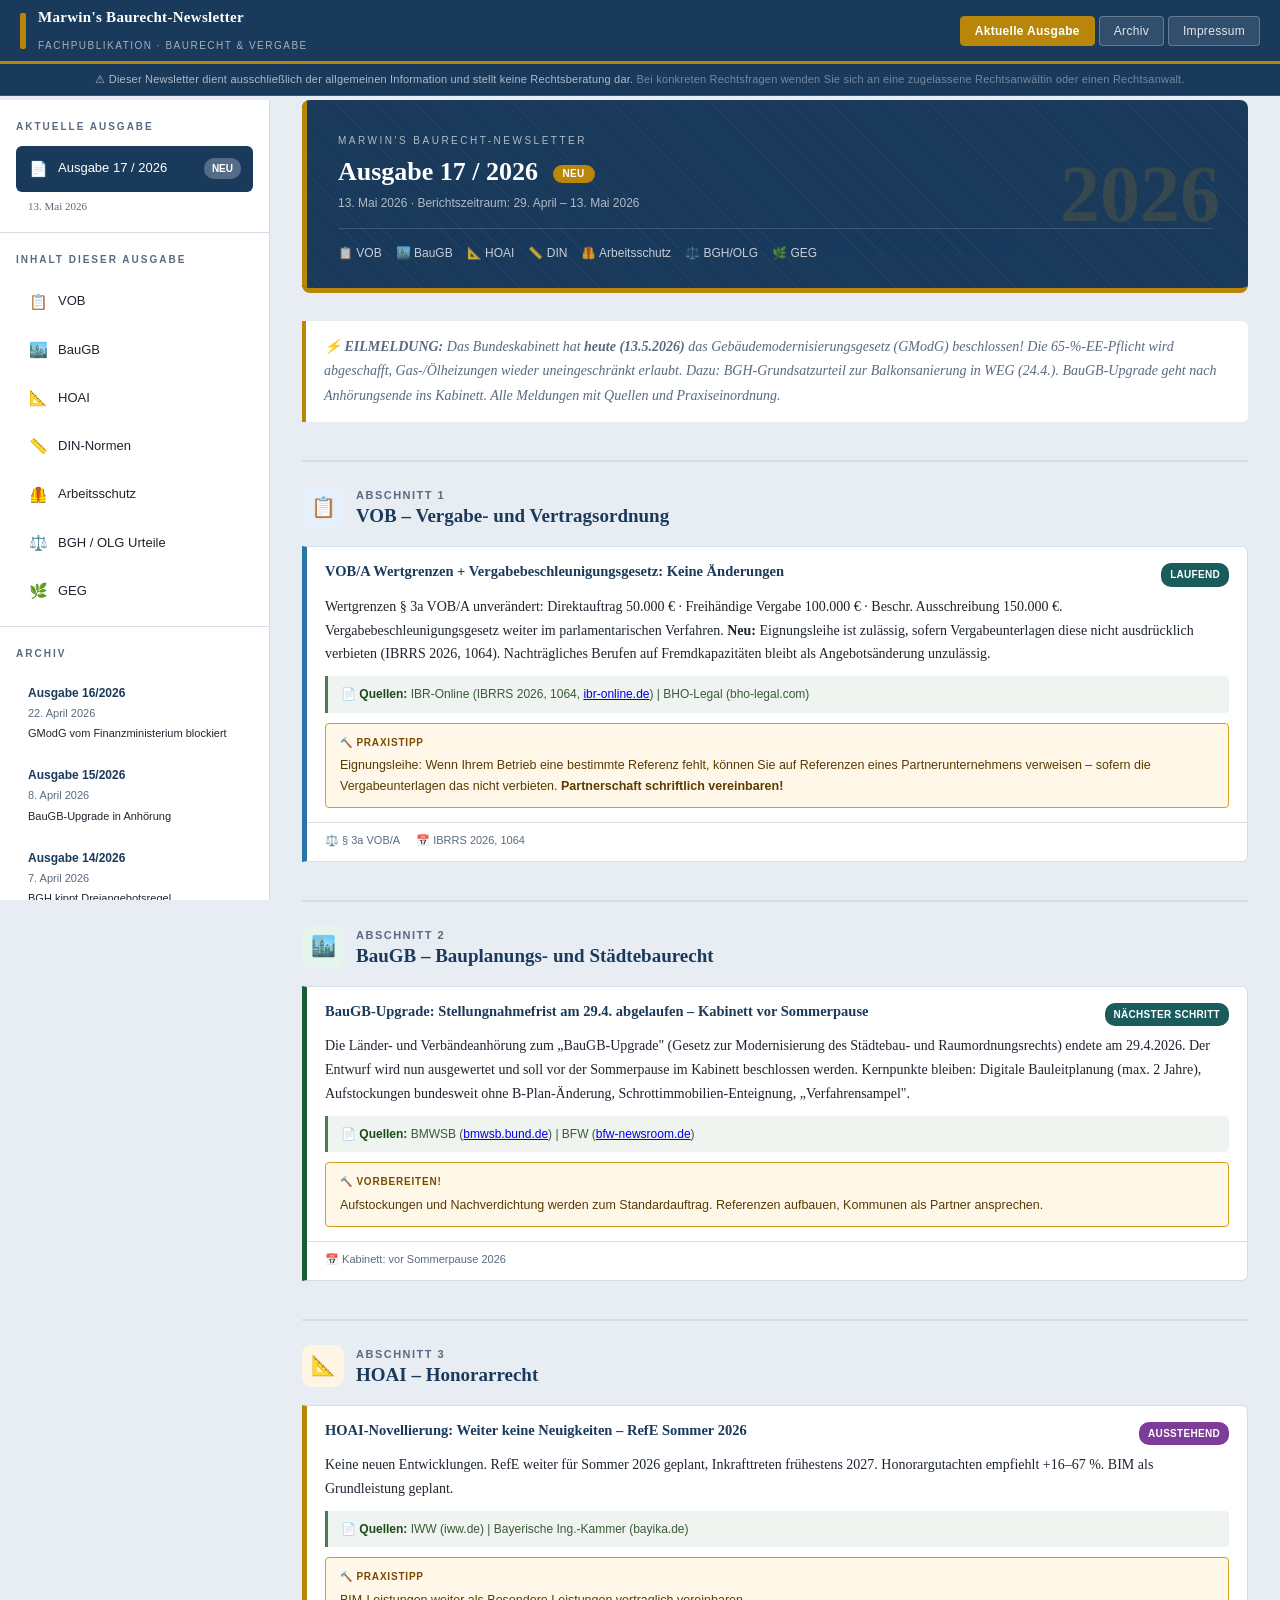
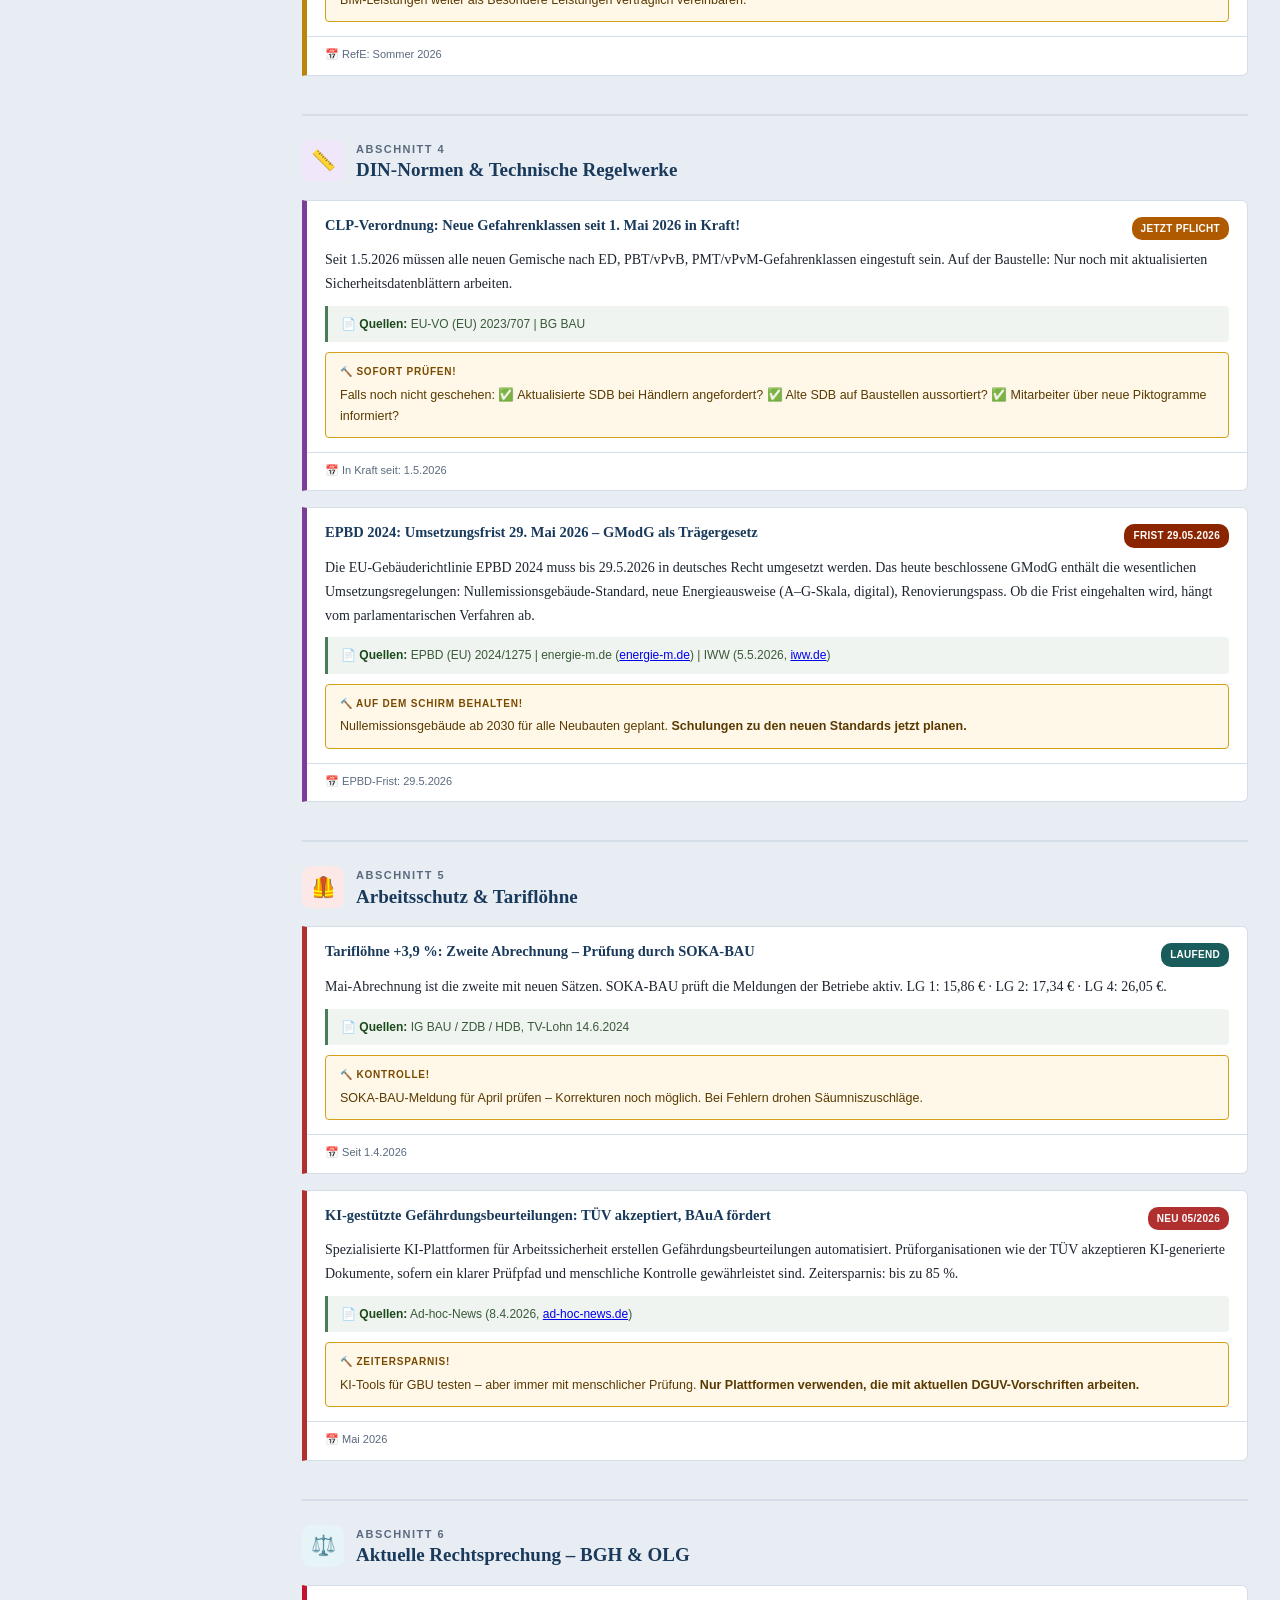
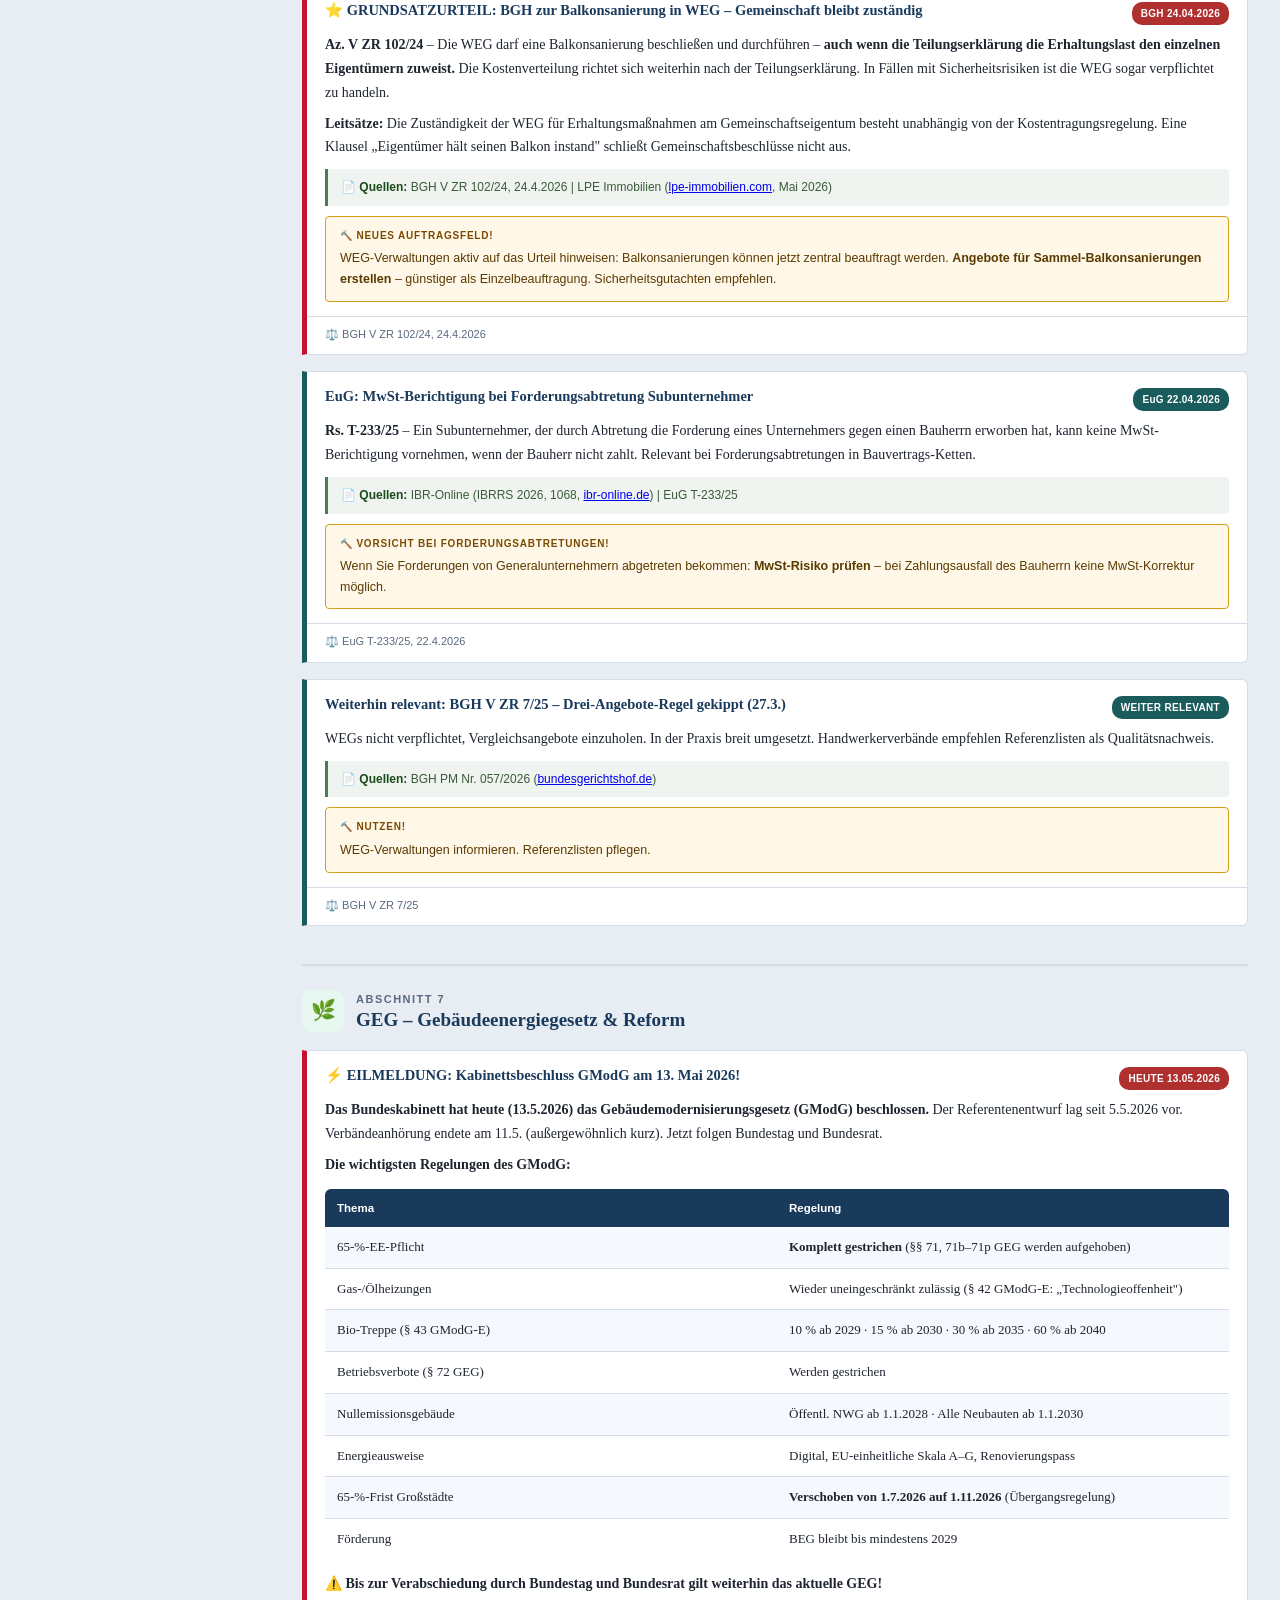
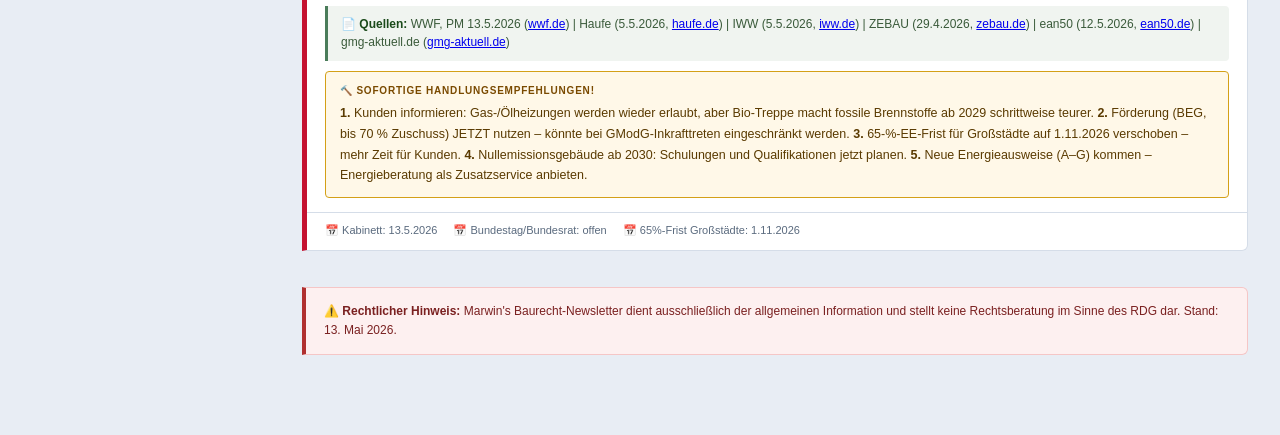
<file: newsletter-v5-all-full.html>
<!DOCTYPE html>
<html lang="de">
<head>
<meta charset="UTF-8">
<meta name="viewport" content="width=device-width, initial-scale=1.0">
<title>Marwin's Baurecht-Newsletter</title>
<link rel="stylesheet" href="style.css">
</head>
<body>
<header class="topbar"><div class="topbar-logo"><div class="topbar-logo-bar"></div><div class="topbar-logo-text"><strong>Marwin's Baurecht-Newsletter</strong><span>Fachpublikation · Baurecht &amp; Vergabe</span></div></div><div class="topbar-nav"><button class="topbar-btn aktiv" onclick="zeigePage('aktuell')">Aktuelle Ausgabe</button><button class="topbar-btn" onclick="zeigePage('archiv')">Archiv</button><button class="topbar-btn" onclick="zeigePage('impressum')">Impressum</button><button class="burger" id="burger" onclick="toggleSidebar()"><span></span><span></span><span></span></button></div></header>
<div class="top-disclaimer">⚠ Dieser Newsletter dient ausschließlich der allgemeinen Information und stellt keine Rechtsberatung dar. <span>Bei konkreten Rechtsfragen wenden Sie sich an eine zugelassene Rechtsanwältin oder einen Rechtsanwalt.</span></div>
<div class="overlay" id="overlay" onclick="toggleSidebar()"></div>
<div class="layout">
<nav class="sidebar" id="sidebar">
  <div class="sidebar-section"><div class="sidebar-label">Aktuelle Ausgabe</div><div class="nav-item aktiv" onclick="zeigePage('aktuell')"><span class="nav-icon">📄</span>Ausgabe 17 / 2026<span class="nav-badge">NEU</span></div><div style="font-size:11px;color:var(--matt);padding:3px 12px 6px">13. Mai 2026</div></div>
  <div class="sidebar-section"><div class="sidebar-label">Inhalt dieser Ausgabe</div><div class="nav-item" onclick="scrollZu('vob')"><span class="nav-icon">📋</span>VOB</div><div class="nav-item" onclick="scrollZu('baugb')"><span class="nav-icon">🏙️</span>BauGB</div><div class="nav-item" onclick="scrollZu('hoai')"><span class="nav-icon">📐</span>HOAI</div><div class="nav-item" onclick="scrollZu('din')"><span class="nav-icon">📏</span>DIN-Normen</div><div class="nav-item" onclick="scrollZu('as')"><span class="nav-icon">🦺</span>Arbeitsschutz</div><div class="nav-item" onclick="scrollZu('urt')"><span class="nav-icon">⚖️</span>BGH / OLG Urteile</div><div class="nav-item" onclick="scrollZu('geg')"><span class="nav-icon">🌿</span>GEG</div></div>
  <div class="sidebar-section" style="flex:1"><div class="sidebar-label">Archiv</div><div id="sidebar-archiv"></div><div class="nav-item" style="color:var(--rot);font-weight:700;margin-top:6px" onclick="zeigePage('archiv')"><span class="nav-icon">📚</span>Alle Ausgaben →</div></div>
  <div class="sidebar-section"><div class="nav-item" onclick="zeigePage('impressum')"><span class="nav-icon">🏢</span>Impressum</div></div>
</nav>
<main class="main" id="main-content"></main>
</div>
<script>
const ARCHIV=[
 {nr:'17/2026',datum:'13. Mai 2026',aktuell:true,themen:['GModG Kabinettsbeschluss','65%-Pflicht→1.11.','BGH Balkonsanierung','Nullemissionsgebäude 2030','EPBD-Frist 29.5.','Bio-Treppe ab 2029','BauGB-Upgrade Kabinett'],highlight:'⚡ GModG heute im Kabinett beschlossen · BGH: Balkonsanierung WEG · 65%-Pflicht verschoben auf 1.11. · Nullemissionsgebäude ab 2030'},
 {nr:'16/2026',datum:'22. April 2026',aktuell:false,themen:['GModG blockiert','BauGB-Upgrade Frist 29.4.','BGH Bauträger-Verjährung','CLP-Frist 1.5.','BAuA UV-Karte'],highlight:'GModG vom Finanzministerium blockiert · BauGB-Upgrade Frist 29.4. · BGH Bauträger VII ZR 108/24'},
 {nr:'15/2026',datum:'8. April 2026',aktuell:false,themen:['BauGB-Upgrade Anhörung','GMG Kabinett April','BGH WEG V ZR 34/25','DIN 4108-7 neu','DGUV V2 Reform'],highlight:'BauGB-Upgrade in Anhörung · GMG Kabinett Mitte April · BGH Technikraum-Eigentum'},
 {nr:'14/2026',datum:'7. April 2026',aktuell:false,themen:['VOB Wertgrenzen','BGH Dreiangebotsregel','Tariflöhne +3,9 %','Asbestpflichten','ASR A5.1'],highlight:'BGH kippt Dreiangebotsregel · Tariflöhne +3,9 % ab April · GMG-Verzögerung'}
];

/* ═══════════════════════════════════════════════════════════════════
   AUSGABE 17/2026
   ═══════════════════════════════════════════════════════════════════ */
function inhalt_17_2026(){return `
<div class="page-hdr"><div class="page-hdr-accent"></div><div class="page-hdr-yr">2026</div><div class="page-hdr-inner"><div class="page-hdr-kicker">Marwin's Baurecht-Newsletter</div><h1>Ausgabe 17 / 2026 <span class="tag-aktuell">NEU</span></h1><div class="page-hdr-date">13. Mai 2026 · Berichtszeitraum: 29. April – 13. Mai 2026</div><div class="page-hdr-meta"><span>📋 VOB</span><span>🏙️ BauGB</span><span>📐 HOAI</span><span>📏 DIN</span><span>🦺 Arbeitsschutz</span><span>⚖️ BGH/OLG</span><span>🌿 GEG</span></div></div></div>
<div class="editorial"><strong>⚡ EILMELDUNG:</strong> Das Bundeskabinett hat <strong>heute (13.5.2026)</strong> das Gebäudemodernisierungsgesetz (GModG) beschlossen! Die 65-%-EE-Pflicht wird abgeschafft, Gas-/Ölheizungen wieder uneingeschränkt erlaubt. Dazu: BGH-Grundsatzurteil zur Balkonsanierung in WEG (24.4.). BauGB-Upgrade geht nach Anhörungsende ins Kabinett. Alle Meldungen mit Quellen und Praxiseinordnung.</div>

<div class="section" id="s-vob"><div class="section-hdr"><div class="section-icon ic-vob">📋</div><div><div class="section-nr">Abschnitt 1</div><div class="section-title">VOB – Vergabe- und Vertragsordnung</div></div></div>
<div class="karte karte-vob"><div class="karte-kopf"><div class="karte-titel">VOB/A Wertgrenzen + Vergabebeschleunigungsgesetz: Keine Änderungen</div><span class="badge b-info">LAUFEND</span></div>
<div class="karte-body"><p>Wertgrenzen § 3a VOB/A unverändert: Direktauftrag 50.000 € · Freihändige Vergabe 100.000 € · Beschr. Ausschreibung 150.000 €. Vergabebeschleunigungsgesetz weiter im parlamentarischen Verfahren. <strong>Neu:</strong> Eignungsleihe ist zulässig, sofern Vergabeunterlagen diese nicht ausdrücklich verbieten (IBRRS 2026, 1064). Nachträgliches Berufen auf Fremdkapazitäten bleibt als Angebotsänderung unzulässig.</p></div>
<div class="quelle-box"><strong>📄 Quellen:</strong> IBR-Online (IBRRS 2026, 1064, <a href="https://www.ibr-online.de" target="_blank">ibr-online.de</a>) | BHO-Legal (bho-legal.com)</div>
<div class="praxis-box"><span class="praxis-label">🔨 Praxistipp</span>Eignungsleihe: Wenn Ihrem Betrieb eine bestimmte Referenz fehlt, können Sie auf Referenzen eines Partnerunternehmens verweisen – sofern die Vergabeunterlagen das nicht verbieten. <strong>Partnerschaft schriftlich vereinbaren!</strong></div>
<div class="karte-fuss"><span>⚖️ § 3a VOB/A</span><span>📅 IBRRS 2026, 1064</span></div></div></div>

<div class="section" id="s-baugb"><div class="section-hdr"><div class="section-icon ic-baugb">🏙️</div><div><div class="section-nr">Abschnitt 2</div><div class="section-title">BauGB – Bauplanungs- und Städtebaurecht</div></div></div>
<div class="karte karte-baugb"><div class="karte-kopf"><div class="karte-titel">BauGB-Upgrade: Stellungnahmefrist am 29.4. abgelaufen – Kabinett vor Sommerpause</div><span class="badge b-info">NÄCHSTER SCHRITT</span></div>
<div class="karte-body"><p>Die Länder- und Verbändeanhörung zum „BauGB-Upgrade" (Gesetz zur Modernisierung des Städtebau- und Raumordnungsrechts) endete am 29.4.2026. Der Entwurf wird nun ausgewertet und soll vor der Sommerpause im Kabinett beschlossen werden. Kernpunkte bleiben: Digitale Bauleitplanung (max. 2 Jahre), Aufstockungen bundesweit ohne B-Plan-Änderung, Schrottimmobilien-Enteignung, „Verfahrensampel".</p></div>
<div class="quelle-box"><strong>📄 Quellen:</strong> BMWSB (<a href="https://www.bmwsb.bund.de/SharedDocs/gesetzgebungsverfahren/DE/baugb-upgrade/baugb-upgrade.html" target="_blank">bmwsb.bund.de</a>) | BFW (<a href="https://www.bfw-newsroom.de/baugb-novelle-vereinfachung-und-beschleunigung-mit-grenzen-ein-ueberblick/" target="_blank">bfw-newsroom.de</a>)</div>
<div class="praxis-box"><span class="praxis-label">🔨 Vorbereiten!</span>Aufstockungen und Nachverdichtung werden zum Standardauftrag. Referenzen aufbauen, Kommunen als Partner ansprechen.</div>
<div class="karte-fuss"><span>📅 Kabinett: vor Sommerpause 2026</span></div></div></div>

<div class="section" id="s-hoai"><div class="section-hdr"><div class="section-icon ic-hoai">📐</div><div><div class="section-nr">Abschnitt 3</div><div class="section-title">HOAI – Honorarrecht</div></div></div>
<div class="karte karte-hoai"><div class="karte-kopf"><div class="karte-titel">HOAI-Novellierung: Weiter keine Neuigkeiten – RefE Sommer 2026</div><span class="badge b-pend">AUSSTEHEND</span></div>
<div class="karte-body"><p>Keine neuen Entwicklungen. RefE weiter für Sommer 2026 geplant, Inkrafttreten frühestens 2027. Honorargutachten empfiehlt +16–67 %. BIM als Grundleistung geplant.</p></div>
<div class="quelle-box"><strong>📄 Quellen:</strong> IWW (iww.de) | Bayerische Ing.-Kammer (bayika.de)</div>
<div class="praxis-box"><span class="praxis-label">🔨 Praxistipp</span>BIM-Leistungen weiter als Besondere Leistungen vertraglich vereinbaren.</div>
<div class="karte-fuss"><span>📅 RefE: Sommer 2026</span></div></div></div>

<div class="section" id="s-din"><div class="section-hdr"><div class="section-icon ic-din">📏</div><div><div class="section-nr">Abschnitt 4</div><div class="section-title">DIN-Normen &amp; Technische Regelwerke</div></div></div>
<div class="karte karte-din"><div class="karte-kopf"><div class="karte-titel">CLP-Verordnung: Neue Gefahrenklassen seit 1. Mai 2026 in Kraft!</div><span class="badge b-hot">JETZT PFLICHT</span></div>
<div class="karte-body"><p>Seit 1.5.2026 müssen alle neuen Gemische nach ED, PBT/vPvB, PMT/vPvM-Gefahrenklassen eingestuft sein. Auf der Baustelle: Nur noch mit aktualisierten Sicherheitsdatenblättern arbeiten.</p></div>
<div class="quelle-box"><strong>📄 Quellen:</strong> EU-VO (EU) 2023/707 | BG BAU</div>
<div class="praxis-box"><span class="praxis-label">🔨 Sofort prüfen!</span>Falls noch nicht geschehen: ✅ Aktualisierte SDB bei Händlern angefordert? ✅ Alte SDB auf Baustellen aussortiert? ✅ Mitarbeiter über neue Piktogramme informiert?</div>
<div class="karte-fuss"><span>📅 In Kraft seit: 1.5.2026</span></div></div>
<div class="karte karte-din"><div class="karte-kopf"><div class="karte-titel">EPBD 2024: Umsetzungsfrist 29. Mai 2026 – GModG als Trägergesetz</div><span class="badge b-frist">FRIST 29.05.2026</span></div>
<div class="karte-body"><p>Die EU-Gebäuderichtlinie EPBD 2024 muss bis 29.5.2026 in deutsches Recht umgesetzt werden. Das heute beschlossene GModG enthält die wesentlichen Umsetzungsregelungen: Nullemissionsgebäude-Standard, neue Energieausweise (A–G-Skala, digital), Renovierungspass. Ob die Frist eingehalten wird, hängt vom parlamentarischen Verfahren ab.</p></div>
<div class="quelle-box"><strong>📄 Quellen:</strong> EPBD (EU) 2024/1275 | energie-m.de (<a href="https://energie-m.de/info/gmodg-2026.html" target="_blank">energie-m.de</a>) | IWW (5.5.2026, <a href="https://www.iww.de/pbp/architektenrecht/gebaeudemodernisierungsgesetz-referentenentwurf-zum-gebaeudemodernisierungsgesetz-liegt-vor-das-sind-die-fuer-planungsbueros-wichtigsten-neuerungen-n173832" target="_blank">iww.de</a>)</div>
<div class="praxis-box"><span class="praxis-label">🔨 Auf dem Schirm behalten!</span>Nullemissionsgebäude ab 2030 für alle Neubauten geplant. <strong>Schulungen zu den neuen Standards jetzt planen.</strong></div>
<div class="karte-fuss"><span>📅 EPBD-Frist: 29.5.2026</span></div></div></div>

<div class="section" id="s-as"><div class="section-hdr"><div class="section-icon ic-as">🦺</div><div><div class="section-nr">Abschnitt 5</div><div class="section-title">Arbeitsschutz &amp; Tariflöhne</div></div></div>
<div class="karte karte-as"><div class="karte-kopf"><div class="karte-titel">Tariflöhne +3,9 %: Zweite Abrechnung – Prüfung durch SOKA-BAU</div><span class="badge b-info">LAUFEND</span></div>
<div class="karte-body"><p>Mai-Abrechnung ist die zweite mit neuen Sätzen. SOKA-BAU prüft die Meldungen der Betriebe aktiv. LG 1: 15,86 € · LG 2: 17,34 € · LG 4: 26,05 €.</p></div>
<div class="quelle-box"><strong>📄 Quellen:</strong> IG BAU / ZDB / HDB, TV-Lohn 14.6.2024</div>
<div class="praxis-box"><span class="praxis-label">🔨 Kontrolle!</span>SOKA-BAU-Meldung für April prüfen – Korrekturen noch möglich. Bei Fehlern drohen Säumniszuschläge.</div>
<div class="karte-fuss"><span>📅 Seit 1.4.2026</span></div></div>
<div class="karte karte-as"><div class="karte-kopf"><div class="karte-titel">KI-gestützte Gefährdungsbeurteilungen: TÜV akzeptiert, BAuA fördert</div><span class="badge b-neu">NEU 05/2026</span></div>
<div class="karte-body"><p>Spezialisierte KI-Plattformen für Arbeitssicherheit erstellen Gefährdungsbeurteilungen automatisiert. Prüforganisationen wie der TÜV akzeptieren KI-generierte Dokumente, sofern ein klarer Prüfpfad und menschliche Kontrolle gewährleistet sind. Zeitersparnis: bis zu 85 %.</p></div>
<div class="quelle-box"><strong>📄 Quellen:</strong> Ad-hoc-News (8.4.2026, <a href="https://www.ad-hoc-news.de/boerse/news/ueberblick/baustellen-sicherheit-2026-neue-regeln-fuer-bagger-und-co/69100349" target="_blank">ad-hoc-news.de</a>)</div>
<div class="praxis-box"><span class="praxis-label">🔨 Zeitersparnis!</span>KI-Tools für GBU testen – aber immer mit menschlicher Prüfung. <strong>Nur Plattformen verwenden, die mit aktuellen DGUV-Vorschriften arbeiten.</strong></div>
<div class="karte-fuss"><span>📅 Mai 2026</span></div></div></div>

<div class="section" id="s-urt"><div class="section-hdr"><div class="section-icon ic-urt">⚖️</div><div><div class="section-nr">Abschnitt 6</div><div class="section-title">Aktuelle Rechtsprechung – BGH &amp; OLG</div></div></div>
<div class="karte karte-urt" style="border-left-color:#C41230;border-left-width:5px"><div class="karte-kopf"><div class="karte-titel">⭐ GRUNDSATZURTEIL: BGH zur Balkonsanierung in WEG – Gemeinschaft bleibt zuständig</div><span class="badge b-neu">BGH 24.04.2026</span></div>
<div class="karte-body"><p><strong>Az. V ZR 102/24</strong> – Die WEG darf eine Balkonsanierung beschließen und durchführen – <strong>auch wenn die Teilungserklärung die Erhaltungslast den einzelnen Eigentümern zuweist.</strong> Die Kostenverteilung richtet sich weiterhin nach der Teilungserklärung. In Fällen mit Sicherheitsrisiken ist die WEG sogar verpflichtet zu handeln.</p>
<p><strong>Leitsätze:</strong> Die Zuständigkeit der WEG für Erhaltungsmaßnahmen am Gemeinschaftseigentum besteht unabhängig von der Kostentragungsregelung. Eine Klausel „Eigentümer hält seinen Balkon instand" schließt Gemeinschaftsbeschlüsse nicht aus.</p></div>
<div class="quelle-box"><strong>📄 Quellen:</strong> BGH V ZR 102/24, 24.4.2026 | LPE Immobilien (<a href="https://lpe-immobilien.com/weg-ratgeber/bgh-urteil-balkonsanierung/" target="_blank">lpe-immobilien.com</a>, Mai 2026)</div>
<div class="praxis-box"><span class="praxis-label">🔨 Neues Auftragsfeld!</span>WEG-Verwaltungen aktiv auf das Urteil hinweisen: Balkonsanierungen können jetzt zentral beauftragt werden. <strong>Angebote für Sammel-Balkonsanierungen erstellen</strong> – günstiger als Einzelbeauftragung. Sicherheitsgutachten empfehlen.</div>
<div class="karte-fuss"><span>⚖️ BGH V ZR 102/24, 24.4.2026</span></div></div>
<div class="karte karte-urt"><div class="karte-kopf"><div class="karte-titel">EuG: MwSt-Berichtigung bei Forderungsabtretung Subunternehmer</div><span class="badge b-info">EuG 22.04.2026</span></div>
<div class="karte-body"><p><strong>Rs. T-233/25</strong> – Ein Subunternehmer, der durch Abtretung die Forderung eines Unternehmers gegen einen Bauherrn erworben hat, kann keine MwSt-Berichtigung vornehmen, wenn der Bauherr nicht zahlt. Relevant bei Forderungsabtretungen in Bauvertrags-Ketten.</p></div>
<div class="quelle-box"><strong>📄 Quellen:</strong> IBR-Online (IBRRS 2026, 1068, <a href="https://www.ibr-online.de" target="_blank">ibr-online.de</a>) | EuG T-233/25</div>
<div class="praxis-box"><span class="praxis-label">🔨 Vorsicht bei Forderungsabtretungen!</span>Wenn Sie Forderungen von Generalunternehmern abgetreten bekommen: <strong>MwSt-Risiko prüfen</strong> – bei Zahlungsausfall des Bauherrn keine MwSt-Korrektur möglich.</div>
<div class="karte-fuss"><span>⚖️ EuG T-233/25, 22.4.2026</span></div></div>
<div class="karte karte-urt"><div class="karte-kopf"><div class="karte-titel">Weiterhin relevant: BGH V ZR 7/25 – Drei-Angebote-Regel gekippt (27.3.)</div><span class="badge b-info">WEITER RELEVANT</span></div>
<div class="karte-body"><p>WEGs nicht verpflichtet, Vergleichsangebote einzuholen. In der Praxis breit umgesetzt. Handwerkerverbände empfehlen Referenzlisten als Qualitätsnachweis.</p></div>
<div class="quelle-box"><strong>📄 Quellen:</strong> BGH PM Nr. 057/2026 (<a href="https://www.bundesgerichtshof.de/SharedDocs/Pressemitteilungen/DE/2026/2026057.html" target="_blank">bundesgerichtshof.de</a>)</div>
<div class="praxis-box"><span class="praxis-label">🔨 Nutzen!</span>WEG-Verwaltungen informieren. Referenzlisten pflegen.</div>
<div class="karte-fuss"><span>⚖️ BGH V ZR 7/25</span></div></div></div>

<div class="section" id="s-geg"><div class="section-hdr"><div class="section-icon ic-geg">🌿</div><div><div class="section-nr">Abschnitt 7</div><div class="section-title">GEG – Gebäudeenergiegesetz &amp; Reform</div></div></div>
<div class="karte karte-geg" style="border-left-width:5px;border-left-color:#C41230"><div class="karte-kopf"><div class="karte-titel">⚡ EILMELDUNG: Kabinettsbeschluss GModG am 13. Mai 2026!</div><span class="badge b-neu">HEUTE 13.05.2026</span></div>
<div class="karte-body">
<p><strong>Das Bundeskabinett hat heute (13.5.2026) das Gebäudemodernisierungsgesetz (GModG) beschlossen.</strong> Der Referentenentwurf lag seit 5.5.2026 vor. Verbändeanhörung endete am 11.5. (außergewöhnlich kurz). Jetzt folgen Bundestag und Bundesrat.</p>
<p><strong>Die wichtigsten Regelungen des GModG:</strong></p>
<table><tr><th>Thema</th><th>Regelung</th></tr>
<tr><td>65-%-EE-Pflicht</td><td><strong>Komplett gestrichen</strong> (§§ 71, 71b–71p GEG werden aufgehoben)</td></tr>
<tr><td>Gas-/Ölheizungen</td><td>Wieder uneingeschränkt zulässig (§ 42 GModG-E: „Technologieoffenheit")</td></tr>
<tr><td>Bio-Treppe (§ 43 GModG-E)</td><td>10 % ab 2029 · 15 % ab 2030 · 30 % ab 2035 · 60 % ab 2040</td></tr>
<tr><td>Betriebsverbote (§ 72 GEG)</td><td>Werden gestrichen</td></tr>
<tr><td>Nullemissionsgebäude</td><td>Öffentl. NWG ab 1.1.2028 · Alle Neubauten ab 1.1.2030</td></tr>
<tr><td>Energieausweise</td><td>Digital, EU-einheitliche Skala A–G, Renovierungspass</td></tr>
<tr><td>65-%-Frist Großstädte</td><td><strong>Verschoben von 1.7.2026 auf 1.11.2026</strong> (Übergangsregelung)</td></tr>
<tr><td>Förderung</td><td>BEG bleibt bis mindestens 2029</td></tr></table>
<p><strong>⚠️ Bis zur Verabschiedung durch Bundestag und Bundesrat gilt weiterhin das aktuelle GEG!</strong></p></div>
<div class="quelle-box"><strong>📄 Quellen:</strong> WWF, PM 13.5.2026 (<a href="https://www.wwf.de/2026/mai/kabinettsbeschluesse-zum-stromvkg-und-gmodg" target="_blank">wwf.de</a>) | Haufe (5.5.2026, <a href="https://www.haufe.de/immobilien/wirtschaft-politik/gebaeudemodernisierungsgesetz-gmg_84342_683694.html" target="_blank">haufe.de</a>) | IWW (5.5.2026, <a href="https://www.iww.de/pbp/architektenrecht/gebaeudemodernisierungsgesetz-referentenentwurf-zum-gebaeudemodernisierungsgesetz-liegt-vor-das-sind-die-fuer-planungsbueros-wichtigsten-neuerungen-n173832" target="_blank">iww.de</a>) | ZEBAU (29.4.2026, <a href="https://zebau.de/gebaeudeenergiegesetz-geg-wird-zum-gebaeudemodernisierungsgesetz-gmg" target="_blank">zebau.de</a>) | ean50 (12.5.2026, <a href="https://www.ean50.de/allgemein/gebaeudemodernisierungsgesetz-2026/" target="_blank">ean50.de</a>) | gmg-aktuell.de (<a href="https://gmg-aktuell.de/vorlaeufiger-zeitplan-gmg/" target="_blank">gmg-aktuell.de</a>)</div>
<div class="praxis-box"><span class="praxis-label">🔨 Sofortige Handlungsempfehlungen!</span><strong>1.</strong> Kunden informieren: Gas-/Ölheizungen werden wieder erlaubt, aber Bio-Treppe macht fossile Brennstoffe ab 2029 schrittweise teurer. <strong>2.</strong> Förderung (BEG, bis 70 % Zuschuss) JETZT nutzen – könnte bei GModG-Inkrafttreten eingeschränkt werden. <strong>3.</strong> 65-%-EE-Frist für Großstädte auf 1.11.2026 verschoben – mehr Zeit für Kunden. <strong>4.</strong> Nullemissionsgebäude ab 2030: Schulungen und Qualifikationen jetzt planen. <strong>5.</strong> Neue Energieausweise (A–G) kommen – Energieberatung als Zusatzservice anbieten.</div>
<div class="karte-fuss"><span>📅 Kabinett: 13.5.2026</span><span>📅 Bundestag/Bundesrat: offen</span><span>📅 65%-Frist Großstädte: 1.11.2026</span></div></div></div>

<div class="disclaimer"><strong>⚠️ Rechtlicher Hinweis:</strong> Marwin's Baurecht-Newsletter dient ausschließlich der allgemeinen Information und stellt keine Rechtsberatung im Sinne des RDG dar. Stand: 13. Mai 2026.</div>`;}

/* ═══════════════════════════════════════════════════════════════════
   AUSGABE 16/2026 – VOLLTEXT
   ═══════════════════════════════════════════════════════════════════ */
function inhalt_16_2026(){return `
<div class="page-hdr"><div class="page-hdr-accent"></div><div class="page-hdr-yr">2026</div><div class="page-hdr-inner"><div class="page-hdr-kicker">Marwin's Baurecht-Newsletter</div><h1>Ausgabe 16 / 2026</h1><div class="page-hdr-date">22. April 2026 · Berichtszeitraum: 8. – 22. April 2026</div><div class="page-hdr-meta"><span>📋 VOB</span><span>🏙️ BauGB</span><span>📐 HOAI</span><span>📏 DIN</span><span>🦺 Arbeitsschutz</span><span>⚖️ BGH/OLG</span><span>🌿 GEG</span></div></div></div>
<div class="editorial"><strong>Ausgabe 16:</strong> Das Finanzministerium blockierte das GModG. BauGB-Upgrade Stellungnahmefrist endete 29.4. CLP-Frist 1.5. rückte näher. BGH klärte Verjährungsbeginn bei Bauträgerverträgen (VII ZR 108/24). BAuA UV-Schutz-Karte für Außenarbeiter.</div>
<div class="section"><div class="section-hdr"><div class="section-icon ic-vob">📋</div><div><div class="section-nr">Abschnitt 1</div><div class="section-title">VOB</div></div></div>
<div class="karte karte-vob"><div class="karte-kopf"><div class="karte-titel">Wertgrenzen § 3a VOB/A im Praxisbetrieb</div><span class="badge b-info">LAUFEND</span></div><div class="karte-body"><p>Keine Änderungen. Direktauftrag 50.000 € · Freihändige Vergabe 100.000 € · Beschr. Ausschreibung 150.000 €. Vergabesachen seit 1.1.2026 bei Landgerichten.</p></div><div class="quelle-box"><strong>📄 Quellen:</strong> BHO-Legal (7.1.2026) | CMS (21.1.2026)</div><div class="praxis-box"><span class="praxis-label">🔨 Tipp</span>Kommunale Auftraggeber auf Wertgrenzen ansprechen.</div><div class="karte-fuss"><span>📅 Seit 1.1.2026</span></div></div></div>
<div class="section"><div class="section-hdr"><div class="section-icon ic-baugb">🏙️</div><div><div class="section-nr">Abschnitt 2</div><div class="section-title">BauGB</div></div></div>
<div class="karte karte-baugb" style="border-left-width:5px"><div class="karte-kopf"><div class="karte-titel">⭐ BauGB-Upgrade: Stellungnahmefrist endete 29. April</div><span class="badge b-frist">FRIST 29.04.</span></div><div class="karte-body"><p>RefE seit 1.4.2026 in Anhörung. Frist 29.4. Kabinett vor Sommerpause. Kernpunkte: Digitale Bauleitplanung (max. 2 J.), Aufstockungen bundesweit, Schrottimmobilien, Vorrang Wohnungsbau, Präklusion.</p></div><div class="quelle-box"><strong>📄 Quellen:</strong> BMWSB (bmwsb.bund.de) | BFW (bfw-newsroom.de) | Prometheus Recht (prometheus-recht.de)</div><div class="praxis-box"><span class="praxis-label">🔨 Chancen!</span>Aufstockungen = neues Auftragssegment.</div><div class="karte-fuss"><span>📅 Frist: 29.4.2026</span></div></div></div>
<div class="section"><div class="section-hdr"><div class="section-icon ic-hoai">📐</div><div><div class="section-nr">Abschnitt 3</div><div class="section-title">HOAI</div></div></div>
<div class="karte karte-hoai"><div class="karte-kopf"><div class="karte-titel">HOAI: Keine Neuigkeiten – RefE Sommer 2026</div><span class="badge b-pend">AUSSTEHEND</span></div><div class="karte-body"><p>RefE Sommer 2026, Inkrafttreten frühestens 2027. Honorargutachten: +16–67 %.</p></div><div class="quelle-box"><strong>📄 Quellen:</strong> Bayerische Ing.-Kammer (bayika.de) | IWW (iww.de)</div><div class="praxis-box"><span class="praxis-label">🔨</span>BIM-Leistungen als Besondere Leistungen vereinbaren.</div><div class="karte-fuss"><span>📅 RefE: Sommer 2026</span></div></div></div>
<div class="section"><div class="section-hdr"><div class="section-icon ic-din">📏</div><div><div class="section-nr">Abschnitt 4</div><div class="section-title">DIN-Normen</div></div></div>
<div class="karte karte-din" style="border-left-width:5px"><div class="karte-kopf"><div class="karte-titel">⚠️ CLP: Frist 1. Mai 2026 für neue Gefahrenklassen</div><span class="badge b-frist">FRIST 01.05.</span></div><div class="karte-body"><p>Ab 1.5.: ED, PBT/vPvB, PMT/vPvM-Einstufung Pflicht. Lacke, Kleber, Fugenmassen, Betonzusätze betroffen.</p></div><div class="quelle-box"><strong>📄 Quellen:</strong> EU-VO (EU) 2023/707 | BG BAU</div><div class="praxis-box"><span class="praxis-label">🔨 SOFORT!</span>SDB anfordern, alte SDB aussortieren, Mitarbeiter informieren.</div><div class="karte-fuss"><span>📅 Pflicht: 1.5.2026</span></div></div>
<div class="karte karte-din"><div class="karte-kopf"><div class="karte-titel">Heizkostenverordnung: Frist 31.12.2026</div><span class="badge b-frist">FRIST 31.12.</span></div><div class="karte-body"><p>Fernablesbare Messgeräte in allen Mietwohnungen mit Zentralheizung bis 31.12.2026.</p></div><div class="quelle-box"><strong>📄 Quellen:</strong> Forum Verlag (forum-verlag.com) | HeizkostenV § 5</div><div class="praxis-box"><span class="praxis-label">🔨</span>Vermietende Kunden ansprechen – Auftragspotential.</div><div class="karte-fuss"><span>📅 Frist: 31.12.2026</span></div></div>
<div class="karte karte-din"><div class="karte-kopf"><div class="karte-titel">BAuA UV-Schutz-Karte für Außenarbeiter</div><span class="badge b-neu">NEU 04/2026</span></div><div class="karte-body"><p>Portable UV-Index-Karte. Ab UV-Index 3: Sonnencreme, Kopfbedeckung, Schattenpausen.</p></div><div class="quelle-box"><strong>📄 Quellen:</strong> BAuA / Ad-hoc-News (8.4.2026)</div><div class="praxis-box"><span class="praxis-label">🔨</span>LSF 50+ und Nackenschutz für Helme ins Equipment aufnehmen.</div><div class="karte-fuss"><span>📅 April 2026</span></div></div></div>
<div class="section"><div class="section-hdr"><div class="section-icon ic-as">🦺</div><div><div class="section-nr">Abschnitt 5</div><div class="section-title">Arbeitsschutz</div></div></div>
<div class="karte karte-as"><div class="karte-kopf"><div class="karte-titel">Tariflöhne +3,9 %: Erste Abrechnungen</div><span class="badge b-info">LAUFEND</span></div><div class="karte-body"><p>Neue Sätze seit 1.4. LG 1: 15,86 € · LG 2: 17,34 € · LG 4: 26,05 €. Prüfen: Lohnsoftware, SOKA-BAU.</p></div><div class="quelle-box"><strong>📄 Quellen:</strong> IG BAU / ZDB / HDB</div><div class="praxis-box"><span class="praxis-label">🔨</span>April-Abrechnung prüfen. Fehler = Nachzahlung + Säumniszuschlag.</div><div class="karte-fuss"><span>📅 Seit 1.4.2026</span></div></div>
<div class="karte karte-as"><div class="karte-kopf"><div class="karte-titel">5 %-Kontrollquote + digitale Unterweisungen anerkannt</div><span class="badge b-info">LAUFEND</span></div><div class="karte-body"><p>Digitale Unterweisungen offiziell anerkannt (Praxisanteil persönlich, Verständnis geprüft). Mehrsprachig = Best Practice.</p></div><div class="quelle-box"><strong>📄 Quellen:</strong> Ad-hoc-News (21.4.2026) | domeba.com</div><div class="praxis-box"><span class="praxis-label">🔨</span>E-Learning einsetzen. Dokumentation revisionssicher aufbewahren.</div><div class="karte-fuss"><span>📅 Seit 2026</span></div></div></div>
<div class="section"><div class="section-hdr"><div class="section-icon ic-urt">⚖️</div><div><div class="section-nr">Abschnitt 6</div><div class="section-title">BGH &amp; OLG</div></div></div>
<div class="karte karte-urt" style="border-left-color:#C41230;border-left-width:5px"><div class="karte-kopf"><div class="karte-titel">⭐ BGH: Verjährungsbeginn Bauträgerverträge</div><span class="badge b-neu">BGH 27.03.2026</span></div><div class="karte-body"><p><strong>VII ZR 108/24</strong> – Abnahme durch Sachverständigen löst Verjährung aus. Praxisrelevant für Nachunternehmer.</p></div><div class="quelle-box"><strong>📄 Quellen:</strong> Dr. Oliver Elzer (oliverelzer.de) | IBR-Online</div><div class="praxis-box"><span class="praxis-label">🔨</span>Abnahmedatum und -form genau dokumentieren!</div><div class="karte-fuss"><span>⚖️ VII ZR 108/24</span></div></div>
<div class="karte karte-urt"><div class="karte-kopf"><div class="karte-titel">BGH: Unwirksame Vertreterlösung Bauträger</div><span class="badge b-neu">BGH 26.03.2026</span></div><div class="karte-body"><p><strong>VII ZR 68/24</strong> – AGB-Klauseln zur Vertreterlösung bei Abnahme unwirksam.</p></div><div class="quelle-box"><strong>📄 Quellen:</strong> Dr. Oliver Elzer (oliverelzer.de)</div><div class="praxis-box"><span class="praxis-label">🔨</span>Abnahmeklauseln in Bauträger-Verträgen prüfen.</div><div class="karte-fuss"><span>⚖️ VII ZR 68/24</span></div></div>
<div class="karte karte-urt"><div class="karte-kopf"><div class="karte-titel">Weiterhin: BGH V ZR 7/25 – Dreiangebotsregel gekippt</div><span class="badge b-info">WEITER RELEVANT</span></div><div class="karte-body"><p>WEGs nicht verpflichtet, Vergleichsangebote einzuholen. Breit diskutiert.</p></div><div class="quelle-box"><strong>📄 Quellen:</strong> LTO (lto.de) | Juraarchiv</div><div class="praxis-box"><span class="praxis-label">🔨</span>WEG-Verwaltungen informieren. Referenzlisten bereithalten.</div><div class="karte-fuss"><span>⚖️ V ZR 7/25</span></div></div></div>
<div class="section"><div class="section-hdr"><div class="section-icon ic-geg">🌿</div><div><div class="section-nr">Abschnitt 7</div><div class="section-title">GEG</div></div></div>
<div class="karte karte-geg" style="border-left-width:5px"><div class="karte-kopf"><div class="karte-titel">⭐ Finanzministerium blockiert GModG – Kabinett frühestens Ende April</div><span class="badge b-hot">17.04.2026</span></div><div class="karte-body"><p>Finanzministerium blockierte Ressortabstimmung. Neue Abkürzung: <strong>GModG</strong>. Kabinett frühestens Ende April. EPBD-Frist 29.5. Bis GModG-Inkrafttreten gilt GEG vollumfänglich.</p></div><div class="quelle-box"><strong>📄 Quellen:</strong> Öko-Zentrum NRW (17.4.2026, oekozentrum.nrw) | Energie-Fachberater (17.4.2026, energie-fachberater.de)</div><div class="praxis-box"><span class="praxis-label">🔨</span>GEG-Pflichten gelten weiter. Kunden nicht warten lassen! Förderung nutzen.</div><div class="karte-fuss"><span>📅 Kabinett: frühestens Ende April</span></div></div>
<div class="karte karte-geg"><div class="karte-kopf"><div class="karte-titel">Wärmeplanung: Frist 30.6.2026 Großstädte</div><span class="badge b-frist">FRIST 30.06.</span></div><div class="karte-body"><p>Großstädte &gt;100.000 EW: 30.6.2026. Kleinere Kommunen: 30.6.2028.</p></div><div class="quelle-box"><strong>📄 Quellen:</strong> energie-experten.org</div><div class="praxis-box"><span class="praxis-label">🔨</span>Wärmeplan prüfen, Kunden informieren.</div><div class="karte-fuss"><span>📅 Großstädte: 30.6.2026</span></div></div></div>
<div class="disclaimer"><strong>⚠️</strong> Stand: 22.4.2026. Keine Rechtsberatung i.S.d. RDG.</div>`;}

/* ═══════════════════════════════════════════════════════════════════
   AUSGABE 15/2026 – VOLLTEXT
   ═══════════════════════════════════════════════════════════════════ */
function inhalt_15_2026(){return `
<div class="page-hdr"><div class="page-hdr-accent"></div><div class="page-hdr-yr">2026</div><div class="page-hdr-inner"><div class="page-hdr-kicker">Marwin's Baurecht-Newsletter</div><h1>Ausgabe 15 / 2026</h1><div class="page-hdr-date">8. April 2026 · Berichtszeitraum: 25. März – 8. April 2026</div><div class="page-hdr-meta"><span>📋 VOB</span><span>🏙️ BauGB</span><span>📐 HOAI</span><span>📏 DIN</span><span>🦺 Arbeitsschutz</span><span>⚖️ BGH/OLG</span><span>🌿 GEG</span></div></div></div>
<div class="editorial"><strong>Ausgabe 15:</strong> BauGB-Upgrade am 2.4. in Anhörung gegeben. GMG-Kabinett auf Mitte April verschoben. BGH: Technikraum-Eigentum WEG (V ZR 34/25). DIN 4108-7 Neufassung. DGUV V2 Reform. ISO 12100 Update. Tariflöhne +3,9 % seit 1.4.</div>
<div class="section"><div class="section-hdr"><div class="section-icon ic-vob">📋</div><div><div class="section-nr">Abschnitt 1</div><div class="section-title">VOB</div></div></div>
<div class="karte karte-vob"><div class="karte-kopf"><div class="karte-titel">VOB/A Wertgrenzen · Vergabebeschleunigung</div><span class="badge b-info">LAUFEND</span></div><div class="karte-body"><p>Seit 1.1.2026 unbefristet. Direktauftrag 50.000 € · Freihändige 100.000 € · Beschr. 150.000 €. Vergabebeschleunigungsgesetz im Verfahren. Vergabesachen bei LG (BGBl. 2025 I Nr. 318).</p></div><div class="quelle-box"><strong>📄</strong> BHO-Legal | CMS | IHK Schwerin</div><div class="praxis-box"><span class="praxis-label">🔨</span>Kommunale AG ansprechen. E-Vergabe testen.</div><div class="karte-fuss"><span>📅 Seit 1.1.2026</span></div></div></div>
<div class="section"><div class="section-hdr"><div class="section-icon ic-baugb">🏙️</div><div><div class="section-nr">Abschnitt 2</div><div class="section-title">BauGB</div></div></div>
<div class="karte karte-baugb" style="border-left-width:5px"><div class="karte-kopf"><div class="karte-titel">⭐ BauGB-Upgrade am 2.4. in Anhörung</div><span class="badge b-neu">NEU 02.04.</span></div><div class="karte-body"><p>BMWSB-Entwurf: Vorrang Wohnungsbau, Digitale Bauleitplanung (max. 2 J.), Aufstockungen bundesweit ohne B-Plan, Schrottimmobilien-Enteignung, Serielles Bauen, Multifunktionale Flächennutzung.</p></div><div class="quelle-box"><strong>📄</strong> BMWSB PM (2.4.2026) | Haufe | Table.Media</div><div class="praxis-box"><span class="praxis-label">🔨</span>Aufstockungen = Chancen. Kommunen als Partner ansprechen.</div><div class="karte-fuss"><span>📅 Anhörung: seit 2.4.</span></div></div>
<div class="karte karte-baugb"><div class="karte-kopf"><div class="karte-titel">BauTurbo § 246e weiterhin in Kraft</div><span class="badge b-info">LAUFEND</span></div><div class="karte-body"><p>Seit 30.10.2025, bis 31.12.2030. Zustimmungsfiktion nach 3 Monaten.</p></div><div class="quelle-box"><strong>📄</strong> BMWSB FAQ | ADVANT Beiten</div><div class="praxis-box"><span class="praxis-label">🔨</span>Bauaufsicht fragen: Nutzt Ihre Kommune den BauTurbo?</div><div class="karte-fuss"><span>⚖️ § 246e BauGB</span></div></div></div>
<div class="section"><div class="section-hdr"><div class="section-icon ic-hoai">📐</div><div><div class="section-nr">Abschnitt 3</div><div class="section-title">HOAI</div></div></div>
<div class="karte karte-hoai"><div class="karte-kopf"><div class="karte-titel">HOAI: RefE Sommer 2026</div><span class="badge b-pend">AUSSTEHEND</span></div><div class="karte-body"><p>Erstgespräch 21.1.2026. Honorargutachten: +16–67 %. Abminderungsfaktoren (0,55–0,75), BIM als Grundleistung, DIN 276 verbindlich.</p></div><div class="quelle-box"><strong>📄</strong> IWW | DAB | VBI | Ing.-Kammer MV</div><div class="praxis-box"><span class="praxis-label">🔨</span>BIM-Leistungen als Besondere Leistungen vereinbaren.</div><div class="karte-fuss"><span>📅 RefE: Sommer 2026</span></div></div></div>
<div class="section"><div class="section-hdr"><div class="section-icon ic-din">📏</div><div><div class="section-nr">Abschnitt 4</div><div class="section-title">DIN-Normen</div></div></div>
<div class="karte karte-din"><div class="karte-kopf"><div class="karte-titel">DIN 4108-7 Neufassung 02/2026 (Luftdichtheit)</div><span class="badge b-neu">NEU</span></div><div class="karte-body"><p>Überarbeitete Anforderungen für GEG-konforme Nachweise.</p></div><div class="quelle-box"><strong>📄</strong> Baunormenlexikon | Normenportal</div><div class="praxis-box"><span class="praxis-label">🔨</span>In Ausschreibungen referenzieren. Bauleiter schulen.</div><div class="karte-fuss"><span>📏 DIN 4108-7:2026-02</span></div></div>
<div class="karte karte-din"><div class="karte-kopf"><div class="karte-titel">ISO 12100 März 2026 (Maschinensicherheit)</div><span class="badge b-neu">NEU</span></div><div class="karte-body"><p>Integration digitaler Systeme + KI in Gefährdungsbeurteilung.</p></div><div class="quelle-box"><strong>📄</strong> BAuA / Ad-hoc-News</div><div class="praxis-box"><span class="praxis-label">🔨</span>GBU für gesteuerte Baumaschinen aktualisieren.</div><div class="karte-fuss"><span>📏 ISO 12100:2026</span></div></div>
<div class="karte karte-din"><div class="karte-kopf"><div class="karte-titel">CLP: Frist 1.5.2026</div><span class="badge b-frist">FRIST</span></div><div class="karte-body"><p>Neue Gefahrenklassen für Gemische.</p></div><div class="quelle-box"><strong>📄</strong> EU-VO (EU) 2023/707</div><div class="praxis-box"><span class="praxis-label">🔨</span>SDB anfordern.</div><div class="karte-fuss"><span>📅 1.5.2026</span></div></div></div>
<div class="section"><div class="section-hdr"><div class="section-icon ic-as">🦺</div><div><div class="section-nr">Abschnitt 5</div><div class="section-title">Arbeitsschutz</div></div></div>
<div class="karte karte-as" style="border-left-width:5px"><div class="karte-kopf"><div class="karte-titel">⭐ Tariflöhne +3,9 % seit 1.4.2026</div><span class="badge b-tarif">IN KRAFT</span></div><div class="karte-body"><p>3. Stufe TV-Lohn. LG 1: 15,86 € · LG 2: 17,34 € · LG 4: 26,05 € · Azubi 1. LJ: 1.122 €/Monat. Ost-West-Angleichung.</p></div><div class="quelle-box"><strong>📄</strong> IG BAU / ZDB / HDB</div><div class="praxis-box"><span class="praxis-label">🔨</span>✅ Lohnsoftware ✅ Festpreise ✅ SOKA-BAU ✅ Ost→West</div><div class="karte-fuss"><span>📅 Seit 1.4.2026</span></div></div>
<div class="karte karte-as"><div class="karte-kopf"><div class="karte-titel">DGUV V2 Reform – KMU-Erleichterungen</div><span class="badge b-neu">IN KRAFT</span></div><div class="karte-body"><p>Schwelle 10→20 Beschäftigte. Digitale Betreuung erlaubt. Für BG BAU: Satzungsänderung Ende 2026.</p></div><div class="quelle-box"><strong>📄</strong> BG BAU Bauportal | BVN</div><div class="praxis-box"><span class="praxis-label">🔨</span>KPZ-Modell prüfen (11–20 MA). BG BAU: alte Fassung bis Anfang 2027.</div><div class="karte-fuss"><span>📅 BG BAU: Ende 2026</span></div></div>
<div class="karte karte-as"><div class="karte-kopf"><div class="karte-titel">5 %-Kontrollquote verbindlich</div><span class="badge b-hot">AKTUELL</span></div><div class="karte-body"><p>Gefährdungsbeurteilung, Unterweisungsdoku, Pausenräume. Digitale Unterweisungen anerkannt.</p></div><div class="quelle-box"><strong>📄</strong> Ad-hoc-News | domeba.com</div><div class="praxis-box"><span class="praxis-label">🔨</span>GBU + Nachweise lückenlos dokumentieren!</div><div class="karte-fuss"><span>📅 Seit 2026</span></div></div></div>
<div class="section"><div class="section-hdr"><div class="section-icon ic-urt">⚖️</div><div><div class="section-nr">Abschnitt 6</div><div class="section-title">BGH &amp; OLG</div></div></div>
<div class="karte karte-urt" style="border-left-color:#C41230;border-left-width:5px"><div class="karte-kopf"><div class="karte-titel">⭐ BGH kippt Dreiangebotsregel (V ZR 7/25)</div><span class="badge b-neu">BGH 27.03.</span></div><div class="karte-body"><p>WEGs nicht verpflichtet, Vergleichsangebote einzuholen. Stammhandwerker beauftragbar.</p></div><div class="quelle-box"><strong>📄</strong> BGH V ZR 7/25 | Juraarchiv | LTO</div><div class="praxis-box"><span class="praxis-label">🔨</span>Leistungsnachweise dokumentieren.</div><div class="karte-fuss"><span>⚖️ V ZR 7/25</span></div></div>
<div class="karte karte-urt"><div class="karte-kopf"><div class="karte-titel">BGH: Technikraum-Eigentum WEG (V ZR 34/25)</div><span class="badge b-neu">BGH 17.03.</span></div><div class="karte-body"><p>Zuordnung nach Teilungserklärung + tatsächlicher Nutzungsmöglichkeit.</p></div><div class="quelle-box"><strong>📄</strong> Dr. Oliver Elzer (oliverelzer.de)</div><div class="praxis-box"><span class="praxis-label">🔨</span>Bei Heizungsmodernisierung: Eigentümer des Technikraums klären.</div><div class="karte-fuss"><span>⚖️ V ZR 34/25</span></div></div>
<div class="karte karte-urt"><div class="karte-kopf"><div class="karte-titel">HOAI-Honorarzone bindend (IBRRS 2026, 0768)</div><span class="badge b-info">IBR</span></div><div class="karte-body"><p>Vertretbar vereinbarte Honorarzone ist maßgeblich – auch wenn objektiv höhere einschlägig wäre.</p></div><div class="quelle-box"><strong>📄</strong> IBR-Online</div><div class="praxis-box"><span class="praxis-label">🔨</span>Honorarzone sorgfältig verhandeln.</div><div class="karte-fuss"><span>⚖️ IBRRS 2026, 0768</span></div></div></div>
<div class="section"><div class="section-hdr"><div class="section-icon ic-geg">🌿</div><div><div class="section-nr">Abschnitt 7</div><div class="section-title">GEG</div></div></div>
<div class="karte karte-geg" style="border-left-width:5px"><div class="karte-kopf"><div class="karte-titel">⭐ GMG-Kabinett auf Mitte April verschoben</div><span class="badge b-hot">AKTUELL</span></div><div class="karte-body"><p>Ordentliches Verfahren mit Anhörungen. Geplant: 65-%-EE-Pflicht abschaffen, Bio-Treppe ab 2029, keine Betriebsverbote. <strong>Bis GMG: GEG gilt.</strong></p></div><div class="quelle-box"><strong>📄</strong> Öko-Zentrum NRW | BAK | BGBl. 2026 I Nr. 4</div><div class="praxis-box"><span class="praxis-label">🔨</span>Großstädte: 65 %-Pflicht ab 30.6. Förderung verfügbar.</div><div class="karte-fuss"><span>📅 Kabinett: Mitte April</span></div></div>
<div class="karte karte-geg"><div class="karte-kopf"><div class="karte-titel">Wärmeplanung: Frist 30.6.2026</div><span class="badge b-frist">FRIST</span></div><div class="karte-body"><p>Großstädte bis 30.6.2026, kleinere bis 30.6.2028.</p></div><div class="quelle-box"><strong>📄</strong> energie-experten.org</div><div class="praxis-box"><span class="praxis-label">🔨</span>Wärmeplan prüfen, Kunden informieren.</div><div class="karte-fuss"><span>📅 30.6.2026</span></div></div></div>
<div class="disclaimer"><strong>⚠️</strong> Stand: 8.4.2026. Keine Rechtsberatung i.S.d. RDG.</div>`;}

/* ═══════════════════════════════════════════════════════════════════
   AUSGABE 14/2026 – VOLLTEXT
   ═══════════════════════════════════════════════════════════════════ */
function inhalt_14_2026(){return `
<div class="page-hdr"><div class="page-hdr-accent"></div><div class="page-hdr-yr">2026</div><div class="page-hdr-inner"><div class="page-hdr-kicker">Marwin's Baurecht-Newsletter</div><h1>Ausgabe 14 / 2026</h1><div class="page-hdr-date">7. April 2026 · Berichtszeitraum: 24. März – 7. April 2026</div><div class="page-hdr-meta"><span>📋 VOB</span><span>🏙️ BauGB</span><span>📐 HOAI</span><span>📏 DIN</span><span>🦺 Arbeitsschutz</span><span>⚖️ BGH/OLG</span><span>🌿 GEG</span></div></div></div>
<div class="editorial"><strong>Ausgabe 14:</strong> BGH kippt Dreiangebotsregel (V ZR 7/25). Tariflöhne +3,9 % ab 1.4. VOB Wertgrenzen § 3a. GMG-Verzögerung. ASR A5.1 Pausenräume. CLP. Asbestpflichten. OLG Widerruf Verbraucherbauvertrag.</div>
<div class="section"><div class="section-hdr"><div class="section-icon ic-vob">📋</div><div><div class="section-nr">Abschnitt 1</div><div class="section-title">VOB</div></div></div>
<div class="karte karte-vob"><div class="karte-kopf"><div class="karte-titel">Wertgrenzen § 3a VOB/A 2026</div><span class="badge b-info">AKTUELL</span></div><div class="karte-body"><table><tr><th>Vergabeart</th><th>Wertgrenze</th></tr><tr><td>Direktauftrag</td><td><strong>50.000 €</strong></td></tr><tr><td>Freihändige Vergabe</td><td><strong>100.000 €</strong></td></tr><tr><td>Beschr. Ausschreibung</td><td><strong>150.000 €</strong></td></tr></table><p>Gewerke-Differenzierung entfallen. Bund-DL: 15.000 € (UVgO, bis 31.12.2027).</p></div><div class="quelle-box"><strong>📄</strong> BAnz AT 16.12.2025 B7 | BHO-Legal | IHK Schwerin</div><div class="praxis-box"><span class="praxis-label">🔨</span>AG aktiv auf Wertgrenzen hinweisen.</div><div class="karte-fuss"><span>📅 Seit 1.1.2026</span></div></div>
<div class="karte karte-vob"><div class="karte-kopf"><div class="karte-titel">Vergabebeschleunigungsgesetz</div><span class="badge b-hot">AKTUELL</span></div><div class="karte-body"><p>Verkürzte Fristen, E-Vergabe, erweiterte Direktvergabe. EU-Schwellenwert: 5.382.000 €.</p></div><div class="quelle-box"><strong>📄</strong> BDB | Ing.-Kammer MV | BHO-Legal</div><div class="praxis-box"><span class="praxis-label">🔨</span>E-Vergabe jetzt testen!</div><div class="karte-fuss"><span>📅 Frühjahr 2026</span></div></div></div>
<div class="section"><div class="section-hdr"><div class="section-icon ic-baugb">🏙️</div><div><div class="section-nr">Abschnitt 2</div><div class="section-title">BauGB</div></div></div>
<div class="karte karte-baugb"><div class="karte-kopf"><div class="karte-titel">BauTurbo § 246e: Erstes Umsetzungsjahr</div><span class="badge b-info">INFO</span></div><div class="karte-body"><p>Seit 30.10.2025, bis 31.12.2030. 2. BauGB-Novelle in Vorbereitung.</p></div><div class="quelle-box"><strong>📄</strong> VBI | WEKA | Haufe</div><div class="praxis-box"><span class="praxis-label">🔨</span>Aufstockungen und Nachverdichtung als neue Auftragsfelder.</div><div class="karte-fuss"><span>⚖️ § 246e BauGB</span></div></div></div>
<div class="section"><div class="section-hdr"><div class="section-icon ic-hoai">📐</div><div><div class="section-nr">Abschnitt 3</div><div class="section-title">HOAI</div></div></div>
<div class="karte karte-hoai"><div class="karte-kopf"><div class="karte-titel">HOAI-Novelle: RefE Sommer 2026</div><span class="badge b-pend">AUSSTEHEND</span></div><div class="karte-body"><p>Erstgespräch 21.1.2026. +16–67 % empfohlen. BIM-Grundleistung.</p></div><div class="quelle-box"><strong>📄</strong> IWW | VBI | Ing.-Kammer MV</div><div class="praxis-box"><span class="praxis-label">🔨</span>BIM als Besondere Leistung vereinbaren.</div><div class="karte-fuss"><span>📅 RefE: Sommer 2026</span></div></div></div>
<div class="section"><div class="section-hdr"><div class="section-icon ic-din">📏</div><div><div class="section-nr">Abschnitt 4</div><div class="section-title">DIN-Normen</div></div></div>
<div class="karte karte-din"><div class="karte-kopf"><div class="karte-titel">ASR A5.1: Neue Pausenraum-Pflichten</div><span class="badge b-neu">NEU</span></div><div class="karte-body"><p>Seit 1.1.2026: ≥ 2,30 m licht · ≥ 6 m² + 1 m²/MA · ≤ 5 Min. erreichbar · Heizung, Beleuchtung, Stühle. Einfacher Bauwagen reicht nicht mehr.</p></div><div class="quelle-box"><strong>📄</strong> BAuA, ASR A5.1</div><div class="praxis-box"><span class="praxis-label">🔨</span>Mietcontainer (150–250 €/Monat). Bußgelder bei Kontrolle!</div><div class="karte-fuss"><span>📅 Seit 1.1.2026</span></div></div>
<div class="karte karte-din"><div class="karte-kopf"><div class="karte-titel">CLP: Frist 1.5.2026</div><span class="badge b-frist">FRIST</span></div><div class="karte-body"><p>ED, PBT/vPvB, PMT/vPvM. SDB aktualisieren.</p></div><div class="quelle-box"><strong>📄</strong> EU-VO 2023/707 | BG BAU</div><div class="praxis-box"><span class="praxis-label">🔨</span>Aktualisierte SDB anfordern.</div><div class="karte-fuss"><span>📅 1.5.2026</span></div></div></div>
<div class="section"><div class="section-hdr"><div class="section-icon ic-as">🦺</div><div><div class="section-nr">Abschnitt 5</div><div class="section-title">Arbeitsschutz</div></div></div>
<div class="karte karte-as" style="border-left-width:5px"><div class="karte-kopf"><div class="karte-titel">⭐ Tariflöhne +3,9 % ab 1.4.2026</div><span class="badge b-tarif">SOFORT</span></div><div class="karte-body"><table><tr><th>Lohngruppe</th><th>€/Std.</th></tr><tr><td>LG 1</td><td><strong>15,86 €</strong></td></tr><tr><td>LG 2</td><td><strong>17,34 €</strong></td></tr><tr><td>LG 4</td><td><strong>26,05 €</strong></td></tr><tr><td>Azubi 1. LJ</td><td><strong>1.122 €/Mon.</strong></td></tr></table></div><div class="quelle-box"><strong>📄</strong> TV-Lohn 14.6.2024</div><div class="praxis-box"><span class="praxis-label">🔨</span>✅ Lohnsoftware ✅ Festpreise ✅ SOKA-BAU ✅ Ost→West. <strong>Festpreise nicht nachträglich erhöhbar!</strong></div><div class="karte-fuss"><span>📅 Seit 1.4.2026</span></div></div>
<div class="karte karte-as"><div class="karte-kopf"><div class="karte-titel">Asbestschutz verschärft</div><span class="badge b-neu">NEU 2026</span></div><div class="karte-body"><p>Anzeigen: Namen, Fachkundenachweise, Vorsorgedoku. Abbruch: Genehmigungspflicht niedrig/mittel. Bußgeld bis 100.000 €.</p></div><div class="quelle-box"><strong>📄</strong> BG BAU | BAuA BaustellV BGBl. 2025 Nr. 337</div><div class="praxis-box"><span class="praxis-label">🔨</span>Bestandsaufträge (bis Bj. 1993): Asbestverdacht klären. Messung: 200–500 €.</div><div class="karte-fuss"><span>📅 Gestaffelt 2026</span></div></div></div>
<div class="section"><div class="section-hdr"><div class="section-icon ic-urt">⚖️</div><div><div class="section-nr">Abschnitt 6</div><div class="section-title">BGH &amp; OLG</div></div></div>
<div class="karte karte-urt" style="border-left-color:#C41230;border-left-width:5px"><div class="karte-kopf"><div class="karte-titel">⭐ BGH kippt Dreiangebotsregel (V ZR 7/25)</div><span class="badge b-neu">BGH 27.03.</span></div><div class="karte-body"><p>WEGs nicht verpflichtet, Vergleichsangebote einzuholen. Gesetzlich nicht verankert. Bewährte Erfahrungswerte reichen.</p></div><div class="quelle-box"><strong>📄</strong> BGH V ZR 7/25 | Juraarchiv | LTO</div><div class="praxis-box"><span class="praxis-label">🔨</span>Stammhandwerker: WEG kann ohne Konkurrenzangebote beauftragen. Leistungsnachweise dokumentieren.</div><div class="karte-fuss"><span>⚖️ V ZR 7/25</span></div></div>
<div class="karte karte-urt"><div class="karte-kopf"><div class="karte-titel">OLG Sachsen-Anhalt: Widerruf ohne Belehrung = ewige Frist</div><span class="badge b-info">OLG</span></div><div class="karte-body"><p><strong>2 U 21/25</strong> – Ohne Widerrufsbelehrung (§ 650l BGB): Frist läuft nie an. Wertersatz bleibt.</p></div><div class="quelle-box"><strong>📄</strong> baurechtsiegen.de | §§ 650i, 650l BGB</div><div class="praxis-box"><span class="praxis-label">🔨</span>Widerrufsbelehrung Pflicht! Vorlagen rechtlich prüfen – existenzielles Risiko.</div><div class="karte-fuss"><span>⚖️ 2 U 21/25</span></div></div>
<div class="karte karte-urt"><div class="karte-kopf"><div class="karte-titel">BGH: Terminplan ≠ Anordnung § 2 Abs. 5 VOB/B</div><span class="badge b-info">WEITER RELEVANT</span></div><div class="karte-body"><p>Geänderter Terminplan ist keine Anordnung. Mehrkosten nicht allein darauf stützbar.</p></div><div class="quelle-box"><strong>📄</strong> Handwerksblatt | § 2 Abs. 5, § 6 VOB/B</div><div class="praxis-box"><span class="praxis-label">🔨</span>Bei Verzögerung: Schriftliche Behinderungsanzeige § 6 VOB/B + formelle Anordnung einfordern.</div><div class="karte-fuss"><span>⚖️ BGH 2025</span></div></div></div>
<div class="section"><div class="section-hdr"><div class="section-icon ic-geg">🌿</div><div><div class="section-nr">Abschnitt 7</div><div class="section-title">GEG</div></div></div>
<div class="karte karte-geg"><div class="karte-kopf"><div class="karte-titel">GMG-Kabinett verschoben auf Mitte April</div><span class="badge b-hot">18.03.2026</span></div><div class="karte-body"><p>65-%-EE-Pflicht soll abgeschafft werden. Bio-Treppe ab 2029. Keine Betriebsverbote. <strong>GEG gilt bis GMG-Inkrafttreten.</strong></p></div><div class="quelle-box"><strong>📄</strong> Öko-Zentrum NRW | BAK | BGBl. 2026 I Nr. 4</div><div class="praxis-box"><span class="praxis-label">🔨</span>Großstädte: 65 % ab 30.6. Förderung verfügbar. Keine Aufträge verschieben!</div><div class="karte-fuss"><span>📅 Kabinett: Mitte April</span></div></div></div>
<div class="disclaimer"><strong>⚠️</strong> Stand: 7.4.2026. Keine Rechtsberatung i.S.d. RDG.</div>`;}

/* ═══════════════════════════════════════════════════════════════════ */
const NEWSLETTER_INHALT={'17/2026':inhalt_17_2026(),'16/2026':inhalt_16_2026(),'15/2026':inhalt_15_2026(),'14/2026':inhalt_14_2026()};
function renderAktuell(){return NEWSLETTER_INHALT['17/2026'];}

function renderArchiv(){
  const k=ARCHIV.map(a=>`<div class="archiv-karte" onclick="zeigePage('archiv-detail','${a.nr}')"><div class="archiv-karte-nr">Ausgabe ${a.nr}${a.aktuell?' &nbsp;<span style="color:var(--rot);font-weight:700">● AKTUELL</span>':''}</div><div class="archiv-karte-titel">${a.highlight}</div><div class="archiv-karte-datum">📅 ${a.datum}</div><div class="archiv-karte-themen">${a.themen.map(t=>`<span class="thema-pill">${t}</span>`).join('')}</div><div class="archiv-karte-btn">Ausgabe öffnen →</div></div>`).join('');
  return `<div class="page-hdr"><div class="page-hdr-accent"></div><div class="page-hdr-yr">2026</div><div class="page-hdr-inner"><div class="page-hdr-kicker">Marwin's Baurecht-Newsletter</div><h1>Newsletter-Archiv</h1><div class="page-hdr-meta"><span>📚 ${ARCHIV.length} Ausgaben</span><span>Alle mit Volltext</span></div></div></div><p style="font-size:13px;color:var(--matt);margin-bottom:4px">Alle Ausgaben im Volltext verfügbar.</p><div class="archiv-grid">${k}</div>`;
}
function renderArchivDetail(nr){const a=ARCHIV.find(x=>x.nr===nr),i=NEWSLETTER_INHALT[nr];const n=`<div class="archiv-nav"><button class="btn-back" onclick="zeigePage('archiv')">← Archiv</button><span style="color:var(--matt);font-size:12px">Ausgabe ${nr} · ${a?a.datum:''}</span>${a&&!a.aktuell?`<button class="btn-back prim" onclick="zeigePage('aktuell')">Aktuelle Ausgabe →</button>`:''}</div>`;return i?n+i:n+`<div style="text-align:center;padding:56px 24px"><p>Nicht verfügbar.</p></div>`;}
function renderImpressum(){const f=(l,v)=>`<div class="impressum-field"><strong>${l}</strong>${v}</div>`;return `<div class="page-hdr"><div class="page-hdr-accent"></div><div class="page-hdr-inner"><div class="page-hdr-kicker">Marwin's Baurecht-Newsletter</div><h1>Impressum</h1><div class="page-hdr-date">§ 5 TMG</div></div></div><div class="impressum-wrap"><div class="hinweis"><strong>⚠️</strong> Keine Rechtsberatung i.S.d. RDG.</div><div class="impressum-section" style="margin-top:24px"><h3>Herausgeber</h3>${f('Name','ma-k-de')}</div><div class="impressum-section"><h3>Anschrift</h3>${f('Straße','[Straße]')}${f('PLZ/Ort','[PLZ] [Ort]')}${f('Land','Deutschland')}</div><div class="impressum-section"><h3>Kontakt</h3>${f('Tel.','[+49 ...]')}${f('E-Mail','[kontakt@ma-k-de]')}${f('Web','[https://www.ma-k-de]')}</div><div class="impressum-section"><h3>Vertreten durch</h3>${f('','Marwin [Nachname]')}</div><div class="impressum-section"><h3>V.i.S.d.P.</h3>${f('','Marwin [Nachname], Anschrift wie oben')}</div><div class="impressum-section"><h3>Haftung</h3><p style="font-size:13px;color:var(--grau)">Keine Gewähr für Richtigkeit. Kein Ersatz für Rechtsberatung. Vervielfältigung bedarf Zustimmung.</p></div><div class="impressum-section"><h3>Streitschlichtung</h3><p style="font-size:13px;color:var(--grau)">EU: https://ec.europa.eu/consumers/odr</p></div></div>`;}
function zeigePage(s,nr){const b=document.querySelectorAll('.topbar-btn');b.forEach(x=>x.classList.remove('aktiv'));if(s==='aktuell')b[0].classList.add('aktiv');else if(s==='archiv'||s==='archiv-detail')b[1].classList.add('aktiv');else if(s==='impressum')b[2].classList.add('aktiv');const m=document.getElementById('main-content');if(s==='aktuell')m.innerHTML=renderAktuell();else if(s==='archiv')m.innerHTML=renderArchiv();else if(s==='archiv-detail')m.innerHTML=renderArchivDetail(nr);else if(s==='impressum')m.innerHTML=renderImpressum();window.scrollTo(0,0);if(window.innerWidth<=768)closeSidebar();}
function scrollZu(id){zeigePage('aktuell');setTimeout(()=>{const e=document.getElementById('s-'+id);if(e)e.scrollIntoView({behavior:'smooth',block:'start'});},60);}
function closeSidebar(){document.getElementById('sidebar').classList.remove('open');document.getElementById('overlay').classList.remove('open');document.getElementById('burger').classList.remove('open');}
function toggleSidebar(){const o=document.getElementById('sidebar').classList.toggle('open');document.getElementById('overlay').classList.toggle('open',o);document.getElementById('burger').classList.toggle('open',o);}
const aO=ARCHIV.filter(a=>!a.aktuell).slice(0,5);document.getElementById('sidebar-archiv').innerHTML=aO.length===0?`<div style="font-size:12px;color:var(--matt);padding:8px 12px;font-style:italic">Noch kein Archiv</div>`:aO.map(a=>`<div class="archiv-item" onclick="zeigePage('archiv-detail','${a.nr}')"><div class="archiv-nummer">Ausgabe ${a.nr}</div><div class="archiv-datum">${a.datum}</div><div class="archiv-thema">${a.highlight.split('·')[0].trim()}</div></div>`).join('');
zeigePage('aktuell');
</script>
</body>
</html>
</file>
<file: style.css>
/* ════════════════════════════════════════════════════════════════
   Marwin's Baurecht-Newsletter · style.css
   Grundstein-Design · Blau / Gold / Georgia · Responsive
   Stand: Mai 2026
════════════════════════════════════════════════════════════════ */

/* ── RESET & VARIABLEN ─────────────────────────────────────────── */
*,*::before,*::after{box-sizing:border-box;margin:0;padding:0}

:root{
  --nav-w:270px;
  --hdr-h:64px;

  /* Grundstein-Markenfarben */
  --blau:#1a3a5c;
  --gold:#b8860b;
  --rot:#b03030;
  --gruen:#1a5c38;
  --lila:#7d3c98;
  --teal:#1a5c5c;
  --orange:#b05a00;

  /* Neutrale Töne */
  --hell:#f4f7fb;
  --rand:#d5dde8;
  --text:#1e2530;
  --matt:#5a6a7e;
  --weiss:#FFFFFF;

  /* Boxen-Hintergründe */
  --praxis:#fff8e8;
  --praxis-r:#d4a017;
  --quelle:#f0f4f0;
  --quelle-r:#4a7c5a;

  /* Kompatibilitäts-Aliase – falls inline-Styles in der index.html
     noch die alten Variablen-Namen referenzieren */
  --anthrazit:var(--blau);
  --warmweiss:var(--hell);
  --sand:var(--rand);
  --grau:var(--matt);
}

/* ── BASE ──────────────────────────────────────────────────────── */
/* overflow-x:hidden NUR auf body, NICHT auf html oder .main –
   sonst verfälscht das den Containing-Block für position:fixed
   und die Sidebar verrutscht auf Desktop */
body{
  font-family:Georgia,'Times New Roman',serif;
  background:#e8edf4;
  color:var(--text);
  font-size:15px;
  line-height:1.75;
  min-height:100vh;
  min-height:100dvh;
  overflow-x:hidden;
  max-width:100%;
}

/* ── TOPBAR ────────────────────────────────────────────────────── */
.topbar{
  position:fixed;top:0;left:0;right:0;
  height:var(--hdr-h);
  background:var(--blau);
  display:flex;align-items:center;justify-content:space-between;
  padding:0 20px;z-index:300;
  border-bottom:3px solid var(--gold);
}
.topbar-logo{display:flex;align-items:center;gap:12px;min-width:0}
.topbar-logo-bar{width:6px;height:36px;background:var(--gold);border-radius:2px;flex-shrink:0}
.topbar-logo-text{min-width:0}
.topbar-logo-text strong{
  display:block;font-size:15px;font-weight:700;
  color:var(--weiss);letter-spacing:.3px;
  white-space:nowrap;overflow:hidden;text-overflow:ellipsis;
  font-family:Georgia,serif;
}
.topbar-logo-text span{
  font-size:10px;color:rgba(255,255,255,.6);
  letter-spacing:1.5px;text-transform:uppercase;
  white-space:nowrap;
  font-family:Arial,sans-serif;
}
.topbar-nav{display:flex;align-items:center;gap:4px}
.topbar-btn{
  background:rgba(255,255,255,.1);
  border:1px solid rgba(255,255,255,.25);
  color:rgba(255,255,255,.85);
  padding:7px 14px;border-radius:4px;
  font-size:12px;cursor:pointer;
  letter-spacing:.3px;transition:all .2s;
  white-space:nowrap;
  font-family:Arial,sans-serif;
}
.topbar-btn:hover{background:rgba(255,255,255,.2);color:var(--weiss)}
.topbar-btn.aktiv{
  background:var(--gold);border-color:var(--gold);
  color:var(--weiss);font-weight:700;
}
.burger{
  display:none;flex-direction:column;gap:5px;
  background:none;border:none;cursor:pointer;padding:6px;margin-left:8px;
}
.burger span{
  width:22px;height:2px;background:rgba(255,255,255,.85);
  border-radius:1px;display:block;transition:all .25s;
}
.burger.open span:nth-child(1){transform:translateY(7px) rotate(45deg)}
.burger.open span:nth-child(2){opacity:0}
.burger.open span:nth-child(3){transform:translateY(-7px) rotate(-45deg)}

/* ── DISCLAIMER-BANNER ─────────────────────────────────────────── */
.top-disclaimer{
  position:fixed;top:var(--hdr-h);left:0;right:0;
  background:var(--blau);
  border-bottom:1px solid rgba(255,255,255,.15);
  padding:8px 20px;
  font-size:11px;color:rgba(255,255,255,.65);
  text-align:center;z-index:299;
  letter-spacing:.2px;line-height:1.4;
  font-family:Arial,sans-serif;
}
.top-disclaimer span{color:rgba(255,255,255,.4)}

/* ── LAYOUT ────────────────────────────────────────────────────── */
.layout{
  display:flex;
  padding-top:calc(var(--hdr-h) + 36px);
  min-height:100vh;
}
.overlay{
  display:none;position:fixed;inset:0;
  background:rgba(26,58,92,.5);z-index:199;
  backdrop-filter:blur(2px);
  -webkit-backdrop-filter:blur(2px);
}
.overlay.open{display:block}

/* ── SIDEBAR ───────────────────────────────────────────────────── */
.sidebar{
  width:var(--nav-w);
  position:fixed;
  top:calc(var(--hdr-h) + 36px);
  left:0;bottom:0;
  background:var(--weiss);
  border-right:1px solid var(--rand);
  overflow-y:auto;z-index:200;
  display:flex;flex-direction:column;
  -webkit-overflow-scrolling:touch;
}
.sidebar-section{padding:18px 16px 10px;border-bottom:1px solid var(--rand)}
.sidebar-label{
  font-size:10px;text-transform:uppercase;letter-spacing:2px;
  color:var(--matt);margin-bottom:10px;font-weight:600;
  font-family:Arial,sans-serif;
}
.nav-item{
  display:flex;align-items:center;gap:10px;
  padding:10px 12px;border-radius:6px;
  cursor:pointer;font-size:13px;color:var(--text);
  transition:background .15s;margin-bottom:2px;user-select:none;
  font-family:Arial,sans-serif;
}
.nav-item:hover{background:var(--hell)}
.nav-item.aktiv{background:var(--blau);color:var(--weiss)}
.nav-item.aktiv .nav-badge{background:rgba(255,255,255,.25);color:var(--weiss)}
.nav-icon{font-size:15px;width:20px;text-align:center;flex-shrink:0}
.nav-badge{
  margin-left:auto;font-size:10px;font-weight:700;
  background:var(--rot);color:var(--weiss);
  padding:2px 8px;border-radius:10px;
}
.archiv-item{
  padding:10px 12px;border-radius:6px;
  cursor:pointer;margin-bottom:2px;transition:background .15s;
}
.archiv-item:hover{background:var(--hell)}
.archiv-nummer{font-size:12px;font-weight:700;color:var(--blau);font-family:Arial,sans-serif}
.archiv-datum{font-size:11px;color:var(--matt);font-family:Arial,sans-serif}
.archiv-thema{font-size:11px;color:var(--text);margin-top:1px;font-family:Arial,sans-serif}

/* ── MAIN ──────────────────────────────────────────────────────── */
/* WICHTIG: KEIN overflow-x:hidden hier!
   Würde Sidebar-Positionierung verfälschen.
   Selektor targetet sowohl <main> als auch .main – die index.html
   verwendet das HTML5-Element <main id="main-content"> ohne Klasse */
main,
.main{
  margin-left:var(--nav-w);
  flex:1;
  padding:0 32px 80px;
  max-width:100%;
  min-width:0;
}

/* Defensive: Inhalte nie breiter als ihr Container */
.karte,.archiv-karte,.editorial,.disclaimer,.impressum-field,
.archiv-nav,img,pre,code{max-width:100%}

/* ── PAGE HEADER ───────────────────────────────────────────────── */
.page-hdr{
  background:var(--blau);color:var(--weiss);
  border-radius:8px;
  padding:32px 36px 24px;
  margin-bottom:28px;
  position:relative;overflow:hidden;
  border-bottom:5px solid var(--gold);
}
.page-hdr::before{
  content:'';position:absolute;inset:0;
  background:repeating-linear-gradient(45deg,rgba(255,255,255,.03) 0,rgba(255,255,255,.03) 1px,transparent 1px,transparent 14px);
  pointer-events:none;
}
.page-hdr-accent{
  position:absolute;left:0;top:0;bottom:0;
  width:5px;background:var(--gold);
}
.page-hdr-yr{
  position:absolute;right:28px;top:50%;transform:translateY(-50%);
  font-size:80px;font-weight:800;
  color:rgba(184,134,11,.18);line-height:1;
  pointer-events:none;user-select:none;
  font-family:Georgia,serif;
}
.page-hdr-inner{position:relative;z-index:1}
.page-hdr-kicker{
  font-size:10px;letter-spacing:2.5px;
  text-transform:uppercase;opacity:.65;margin-bottom:6px;
  font-family:Arial,sans-serif;
}
.page-hdr h1{font-size:26px;font-weight:700;line-height:1.2;font-family:Georgia,serif}
.page-hdr-date{font-size:12px;opacity:.65;margin-top:6px;font-family:Arial,sans-serif}
.page-hdr-meta{
  display:flex;gap:14px;flex-wrap:wrap;
  margin-top:14px;padding-top:14px;
  border-top:1px solid rgba(255,255,255,.2);
  font-size:12px;opacity:.75;
  font-family:Arial,sans-serif;
}

/* ── EDITORIAL ─────────────────────────────────────────────────── */
.editorial{
  background:var(--weiss);
  border-left:4px solid var(--gold);
  padding:14px 18px;
  font-size:14px;color:var(--matt);
  font-style:italic;
  border-radius:0 6px 6px 0;
  margin-bottom:8px;
}

/* ── SECTION ───────────────────────────────────────────────────── */
.section{margin-top:38px;border-top:2px solid var(--rand);padding-top:24px}
.section-hdr{display:flex;align-items:center;gap:12px;margin-bottom:18px}
.section-icon{
  width:42px;height:42px;border-radius:9px;
  display:flex;align-items:center;justify-content:center;
  font-size:20px;flex-shrink:0;
}
.ic-vob{background:#e6f0fb}
.ic-baugb{background:#e6f5ec}
.ic-hoai{background:#fef5e4}
.ic-din{background:#f0e8fa}
.ic-as{background:#fde8e8}
.ic-urt{background:#e6f4f8}
.ic-geg{background:#e6f8f0}
.section-nr{font-size:11px;color:var(--matt);text-transform:uppercase;letter-spacing:1.5px;font-weight:600;font-family:Arial,sans-serif}
.section-title{font-size:19px;font-weight:700;color:var(--blau);line-height:1.2;font-family:Georgia,serif}

/* ── KARTE ─────────────────────────────────────────────────────── */
.karte{
  background:var(--weiss);
  border:1px solid var(--rand);
  border-left:5px solid var(--blau);
  border-radius:0 6px 6px 0;
  margin-bottom:16px;overflow:hidden;
}
.karte-vob   { border-left-color:#2874a6 }
.karte-baugb { border-left-color:var(--gruen) }
.karte-hoai  { border-left-color:var(--gold) }
.karte-din   { border-left-color:var(--lila) }
.karte-as    { border-left-color:var(--rot) }
.karte-urt   { border-left-color:var(--teal) }
.karte-geg   { border-left-color:#1a7a55 }

.karte-kopf{padding:14px 18px 0;display:flex;align-items:flex-start;gap:10px}
.karte-titel{font-size:14.5px;font-weight:700;color:var(--blau);flex:1;line-height:1.4;font-family:Georgia,serif}

/* ── BADGES ────────────────────────────────────────────────────── */
.badge{
  font-weight:700;font-size:10px;padding:3px 9px;
  border-radius:10px;white-space:nowrap;flex-shrink:0;margin-top:2px;
  letter-spacing:.3px;
  font-family:Arial,sans-serif;
}
.b-neu  { background:var(--rot);    color:var(--weiss) }
.b-hot  { background:var(--orange); color:var(--weiss) }
.b-info { background:var(--teal);   color:var(--weiss) }
.b-pend { background:var(--lila);   color:var(--weiss) }
.b-tarif{ background:var(--gruen);  color:var(--weiss) }
.b-frist{ background:#8b2500;       color:var(--weiss) }

/* ── KARTE INHALT ──────────────────────────────────────────────── */
.karte-body{padding:8px 18px 0}
.karte-body p{font-size:14px;color:var(--text);margin-bottom:7px;line-height:1.7}

/* Wortumbruch für lange deutsche Komposita („Vergabe-
   beschleunigungsgesetz") und URLs */
.karte-titel,.karte-body,.karte-body p,.karte-body li,
.quelle-box,.praxis-box,.editorial,.disclaimer,
.archiv-karte-titel,.archiv-karte-themen,.thema-pill,
.impressum-field,.section-title{
  overflow-wrap:break-word;
  word-wrap:break-word;
  hyphens:auto;
  -webkit-hyphens:auto;
}
.quelle-box a,.karte-body a,.praxis-box a,.editorial a{
  word-break:break-all;
  overflow-wrap:anywhere;
}

.quelle-box{
  margin:10px 18px 0;padding:9px 13px;
  background:var(--quelle);border-left:3px solid var(--quelle-r);
  font-size:12px;color:#3a5a3a;line-height:1.55;border-radius:0 4px 4px 0;
  font-family:Arial,sans-serif;
}
.quelle-box strong{color:#1a4a1a}

.praxis-box{
  margin:10px 18px 14px;padding:11px 14px;
  background:var(--praxis);
  border:1px solid var(--praxis-r);
  border-radius:4px;
  font-size:12.5px;color:#5a3a00;line-height:1.65;
  font-family:Arial,sans-serif;
}
.praxis-label{
  display:block;font-weight:700;font-size:10px;
  text-transform:uppercase;letter-spacing:.8px;
  color:#7a4a00;margin-bottom:4px;
}

.karte-fuss{
  display:flex;gap:16px;flex-wrap:wrap;
  padding:8px 18px 10px;
  border-top:1px solid var(--rand);
  font-size:11px;color:var(--matt);
  font-family:Arial,sans-serif;
}

/* ── TABELLE ───────────────────────────────────────────────────── */
table{width:100%;border-collapse:collapse;font-size:13px;margin:12px 0;border-radius:6px;overflow:hidden;table-layout:fixed}
th{background:var(--blau);color:var(--weiss);padding:9px 12px;font-size:11.5px;text-align:left;font-weight:600;font-family:Arial,sans-serif}
td{padding:9px 12px;border-bottom:1px solid var(--rand);overflow-wrap:break-word;word-break:break-word}
tr:nth-child(even) td{background:#f5f8fc}
tr:last-child td{border-bottom:none}

/* ── DISCLAIMER ────────────────────────────────────────────────── */
.disclaimer{
  background:#fdf0f0;border:1px solid #f5c6c6;
  border-left:4px solid var(--rot);
  border-radius:0 6px 6px 0;
  padding:14px 18px;font-size:12px;
  color:#7a2020;margin-top:36px;line-height:1.6;
  font-family:Arial,sans-serif;
}

/* ── ARCHIV ────────────────────────────────────────────────────── */
.archiv-grid{
  display:grid;
  grid-template-columns:repeat(auto-fill,minmax(260px,1fr));
  gap:16px;margin-top:20px;
}
.archiv-karte{
  background:var(--weiss);border:1px solid var(--rand);
  border-radius:8px;padding:18px 20px;
  cursor:pointer;transition:all .2s;
}
.archiv-karte:hover{
  border-color:var(--gold);
  box-shadow:0 4px 16px rgba(26,58,92,.1);
  transform:translateY(-1px);
}
.archiv-karte-nr{font-size:11px;font-weight:700;text-transform:uppercase;letter-spacing:1px;color:var(--matt);margin-bottom:4px;font-family:Arial,sans-serif}
.archiv-karte-titel{font-size:14.5px;font-weight:700;color:var(--blau);margin-bottom:6px;line-height:1.3;font-family:Georgia,serif}
.archiv-karte-datum{font-size:12px;color:var(--matt);margin-bottom:12px;font-family:Arial,sans-serif}
.archiv-karte-themen{display:flex;flex-wrap:wrap;gap:5px}
.thema-pill{font-size:10px;background:var(--hell);border:1px solid var(--rand);color:var(--matt);padding:2px 9px;border-radius:10px;font-family:Arial,sans-serif}
.archiv-karte-btn{font-size:12px;color:var(--gold);font-weight:700;margin-top:14px;display:inline-block;font-family:Arial,sans-serif}

.archiv-nav{
  display:flex;align-items:center;gap:12px;flex-wrap:wrap;
  margin-bottom:24px;padding:12px 16px;
  background:var(--weiss);border:1px solid var(--rand);border-radius:8px;
  font-size:13px;
}
.btn-back{
  padding:8px 16px;border:1px solid var(--rand);
  border-radius:6px;background:var(--weiss);
  cursor:pointer;color:var(--blau);font-weight:600;font-size:12px;
  transition:background .15s;
  font-family:Arial,sans-serif;
}
.btn-back:hover{background:var(--hell)}
.btn-back.prim{background:var(--gold);border-color:var(--gold);color:var(--weiss)}
.btn-back.prim:hover{background:#a07509}

/* ── IMPRESSUM ─────────────────────────────────────────────────── */
.impressum-wrap{max-width:680px}
.impressum-section{margin-bottom:28px}
.impressum-section h3{
  font-size:15px;font-weight:700;color:var(--blau);
  margin-bottom:12px;padding-bottom:8px;
  border-bottom:1px solid var(--rand);
  font-family:Georgia,serif;
}
.impressum-field{
  background:var(--weiss);border:1px solid var(--rand);
  border-radius:6px;padding:12px 14px;
  font-size:13.5px;color:var(--text);margin-bottom:8px;line-height:1.6;
}
.impressum-field strong{
  display:block;font-size:10px;text-transform:uppercase;
  letter-spacing:1px;color:var(--matt);margin-bottom:3px;font-weight:600;
  font-family:Arial,sans-serif;
}
.hinweis{
  background:var(--praxis);border:1px solid var(--praxis-r);
  border-radius:6px;padding:13px 16px;
  font-size:13px;color:#5a3a00;margin:14px 0;
}

/* ── UTILITIES ─────────────────────────────────────────────────── */
.tag-aktuell{
  display:inline-flex;align-items:center;
  font-size:10px;font-weight:700;
  background:var(--gold);color:var(--weiss);
  padding:3px 10px;border-radius:10px;
  vertical-align:middle;margin-left:8px;letter-spacing:.3px;
  font-family:Arial,sans-serif;
}

/* ════════════════════════════════════════════════════════════════
   RESPONSIVE BREAKPOINTS
════════════════════════════════════════════════════════════════ */

/* ── Tablet / kleines Desktop ── */
@media(max-width:900px){
  main,.main{padding:0 24px 80px}
  .page-hdr{padding:24px 24px 20px}
  .page-hdr h1{font-size:22px}
  .page-hdr-yr{font-size:60px;right:16px}
}

/* ── iPad / Smartphone Landscape ── */
@media(max-width:768px){
  :root{--hdr-h:56px}
  .topbar{padding:0 16px}
  .topbar-logo-text strong{font-size:14px}
  .topbar-nav .topbar-btn:not(.aktiv){display:none}
  .burger{display:flex}
  .sidebar{
    top:calc(var(--hdr-h) + 32px);
    transform:translateX(-110%);
    transition:transform .28s cubic-bezier(.4,0,.2,1);
    box-shadow:4px 0 24px rgba(0,0,0,.15);
  }
  .sidebar.open{transform:translateX(0)}
  main,.main{margin-left:0;padding:0 16px 80px}
  .layout{padding-top:calc(var(--hdr-h) + 32px)}
  .top-disclaimer{font-size:10px;padding:6px 16px}
  .page-hdr{padding:20px 20px 16px;border-radius:8px}
  .page-hdr h1{font-size:18px}
  .page-hdr-yr{display:none}
  .page-hdr-meta{gap:8px;font-size:11px}
  .archiv-grid{grid-template-columns:1fr}
  .karte-kopf{flex-direction:column;gap:6px}
  .badge{align-self:flex-start}
  table{font-size:12px}
  th,td{padding:7px 9px}
}

/* ── iPhone / kleines Smartphone ── */
@media(max-width:480px){
  .topbar-logo-text span{display:none}
  .topbar-nav{gap:2px}
  .topbar-btn.aktiv{padding:7px 10px;font-size:11px}
  main,.main{padding:0 12px 80px}
  .page-hdr{padding:16px 16px 14px}
  .section-title{font-size:17px}
  .karte-body p{font-size:13px}
  .praxis-box,.quelle-box{font-size:11.5px}

  /* Karten-Innenabstände auf iPhone reduzieren */
  .karte-kopf{padding:14px 14px 0}
  .karte-body{padding:8px 14px 0}
  .quelle-box{margin:10px 14px 0;padding:8px 11px}
  .praxis-box{margin:10px 14px 14px;padding:10px 12px}
  .karte-fuss{padding:8px 14px 10px;gap:10px}
  .editorial{padding:12px 14px;font-size:13px}

  /* Safe-Area für iPhone-Notch / Dynamic Island */
  .topbar{
    padding-left:max(16px,env(safe-area-inset-left));
    padding-right:max(16px,env(safe-area-inset-right));
  }
  .top-disclaimer{
    padding-left:max(16px,env(safe-area-inset-left));
    padding-right:max(16px,env(safe-area-inset-right));
  }
}
</file>
